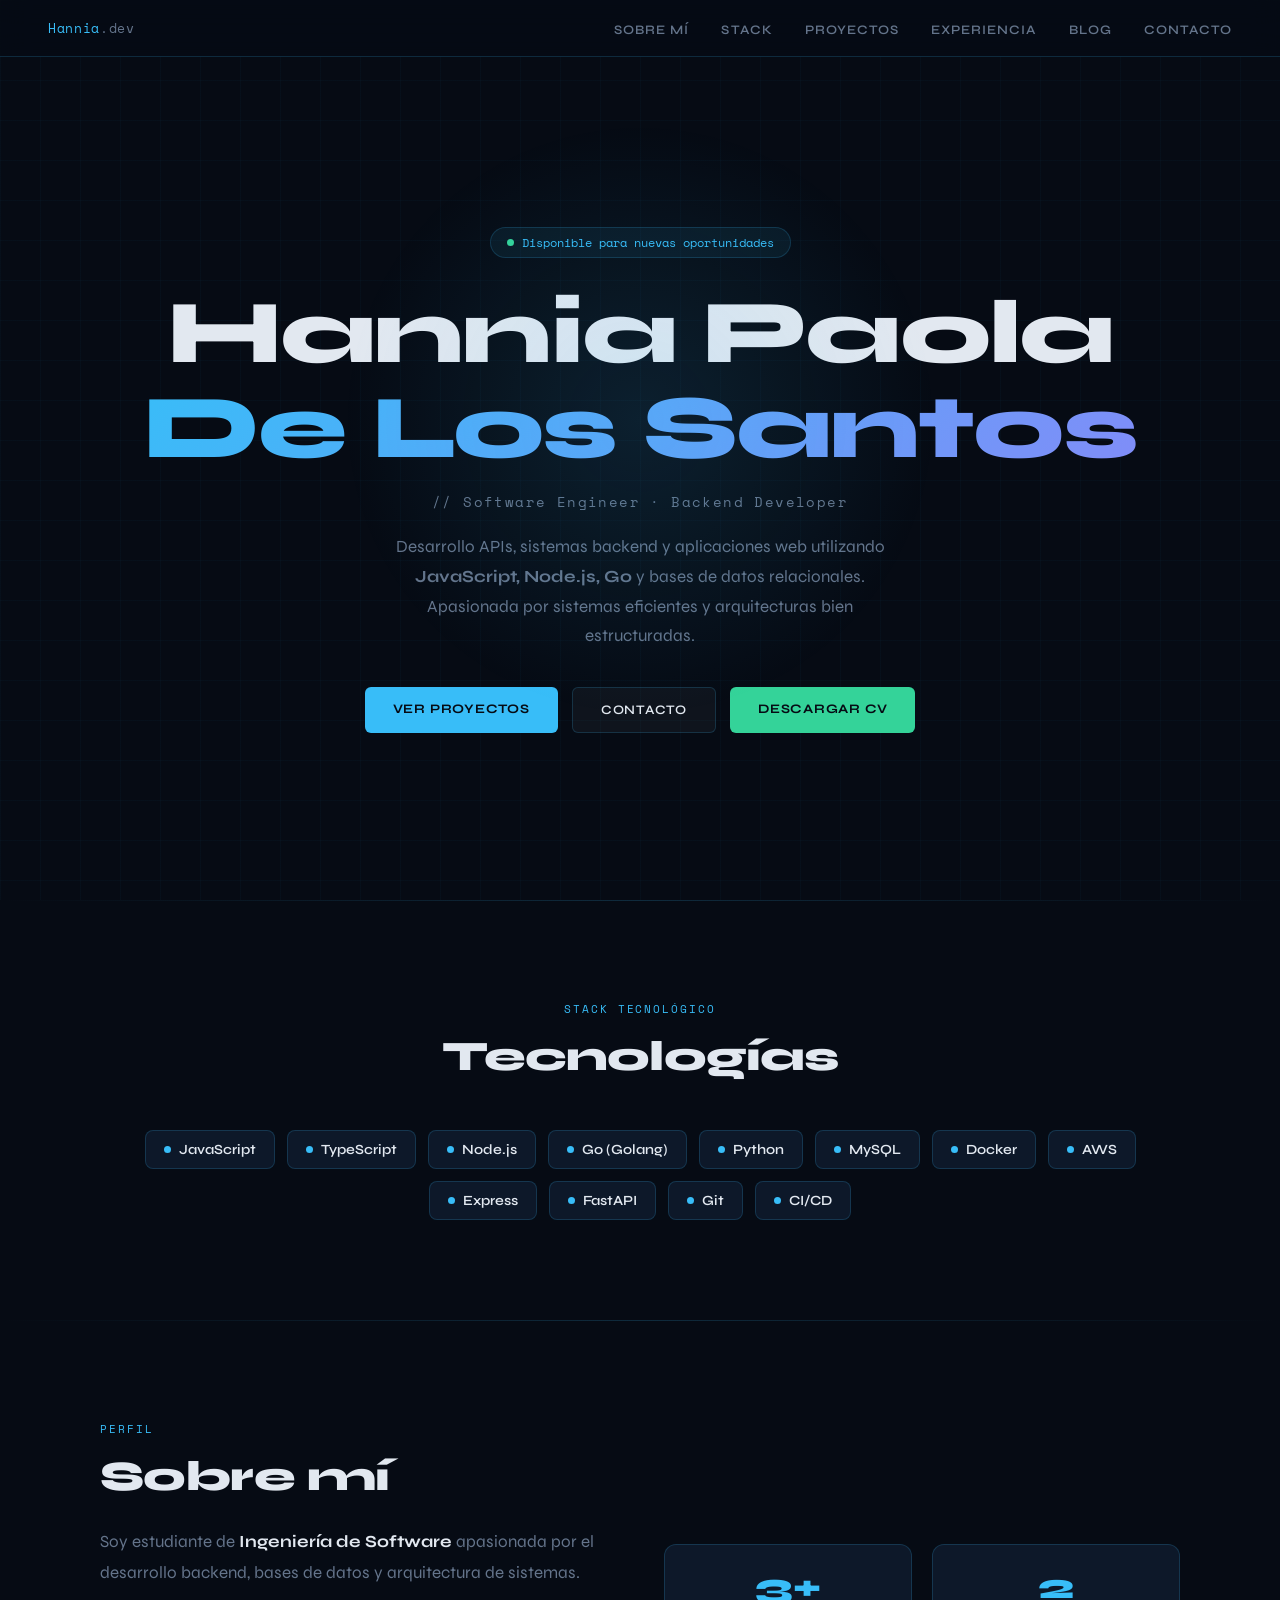
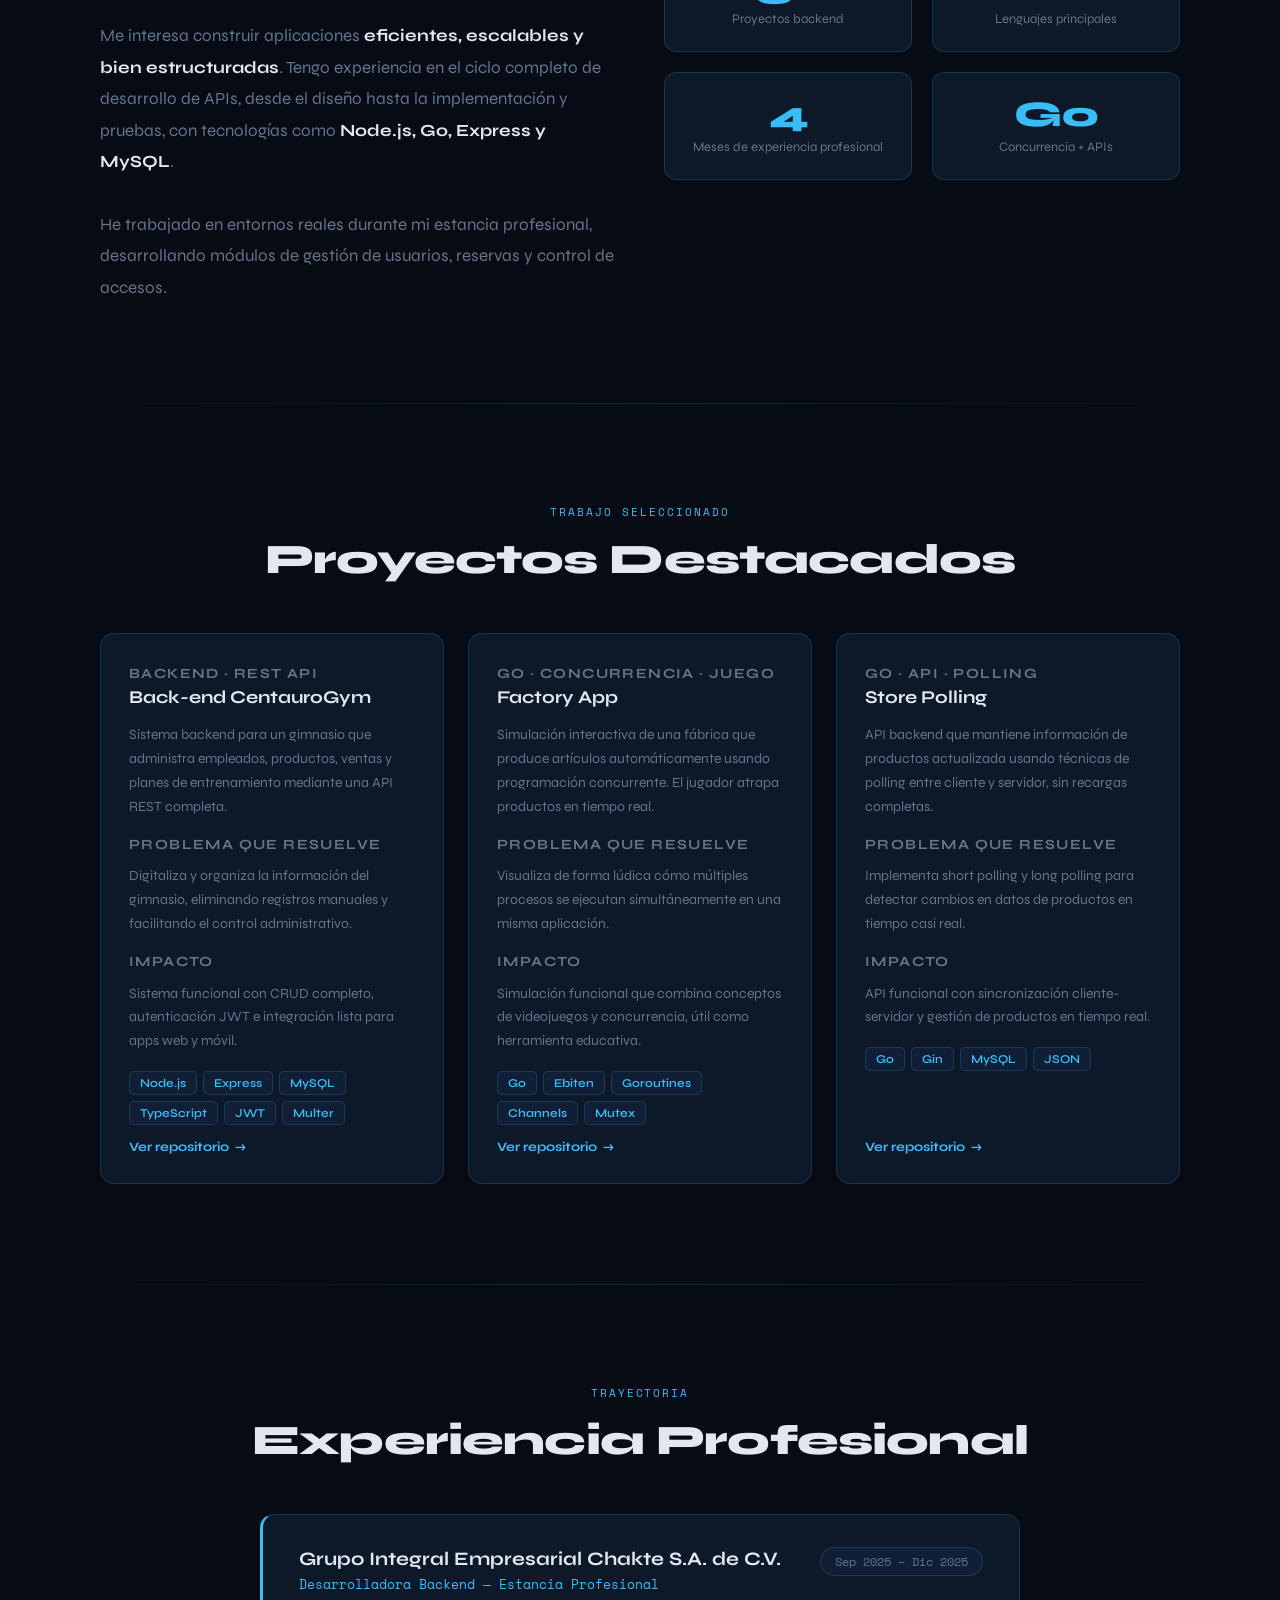
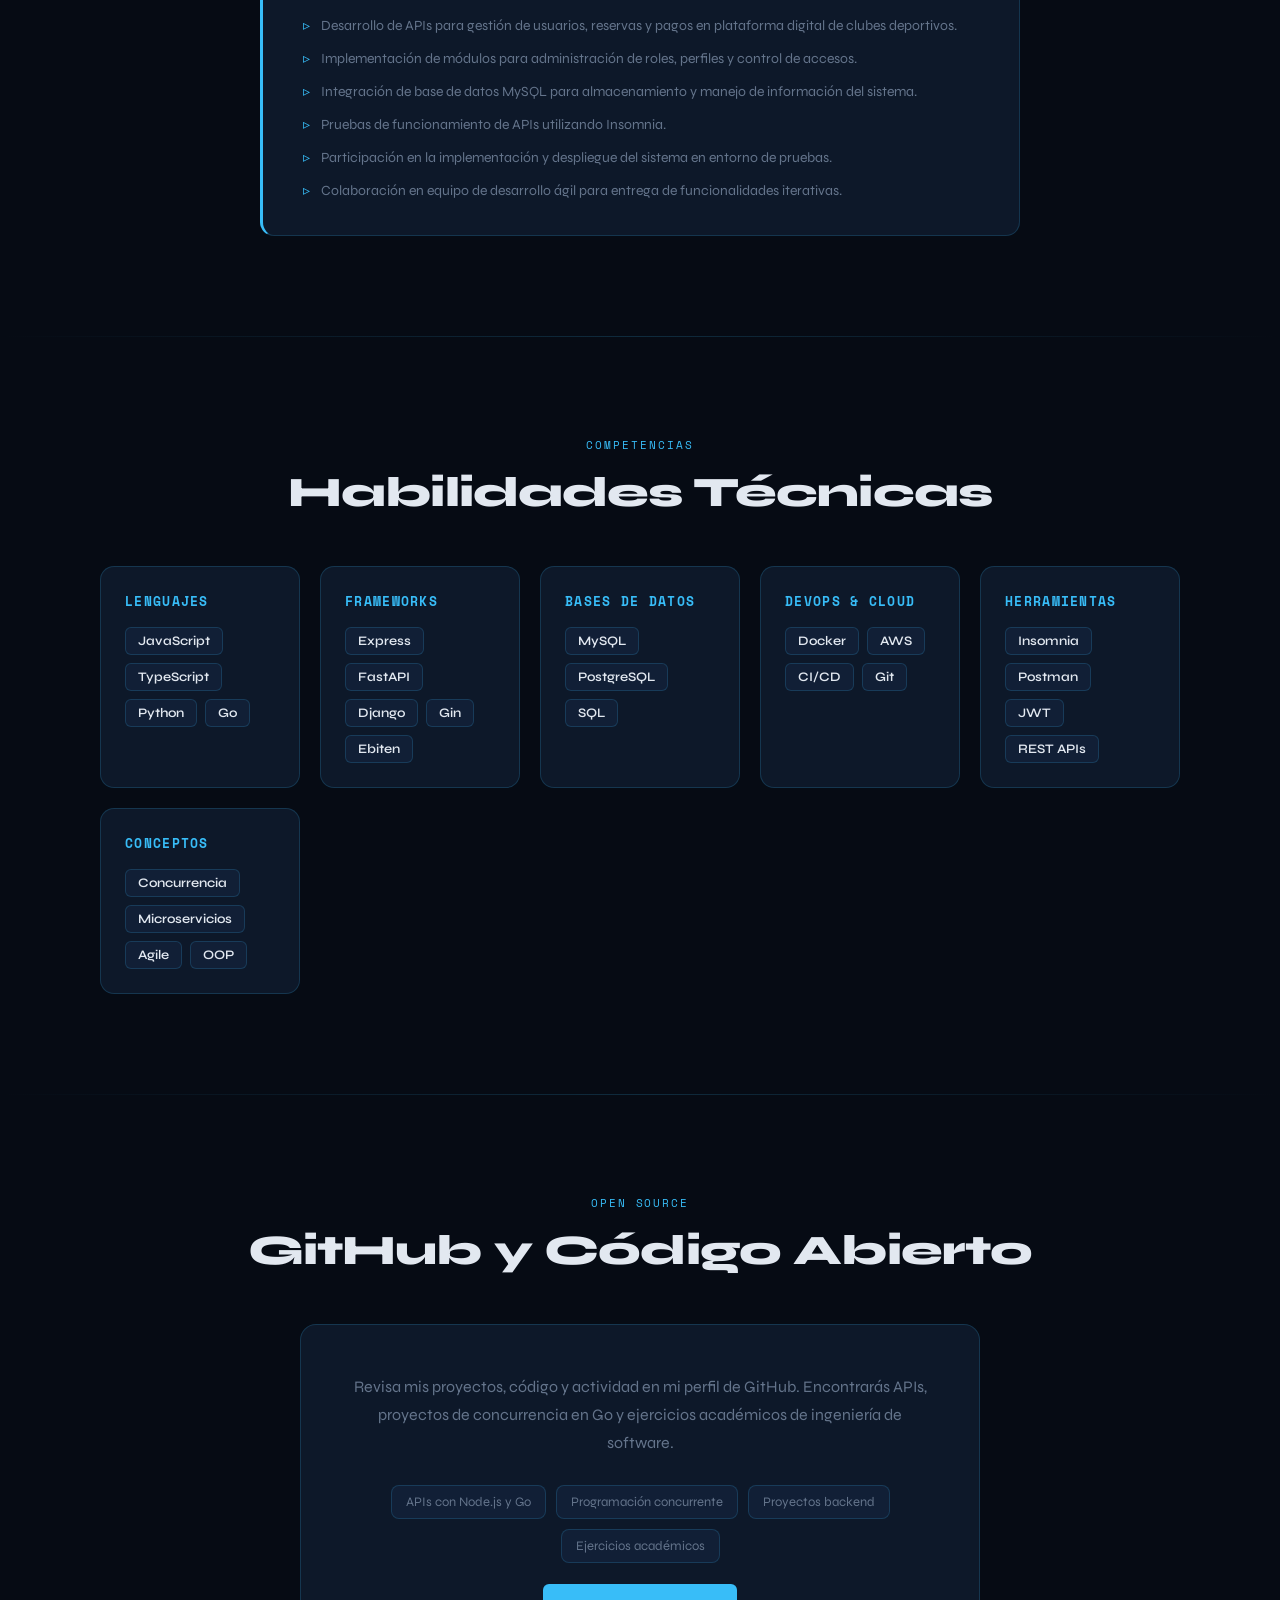
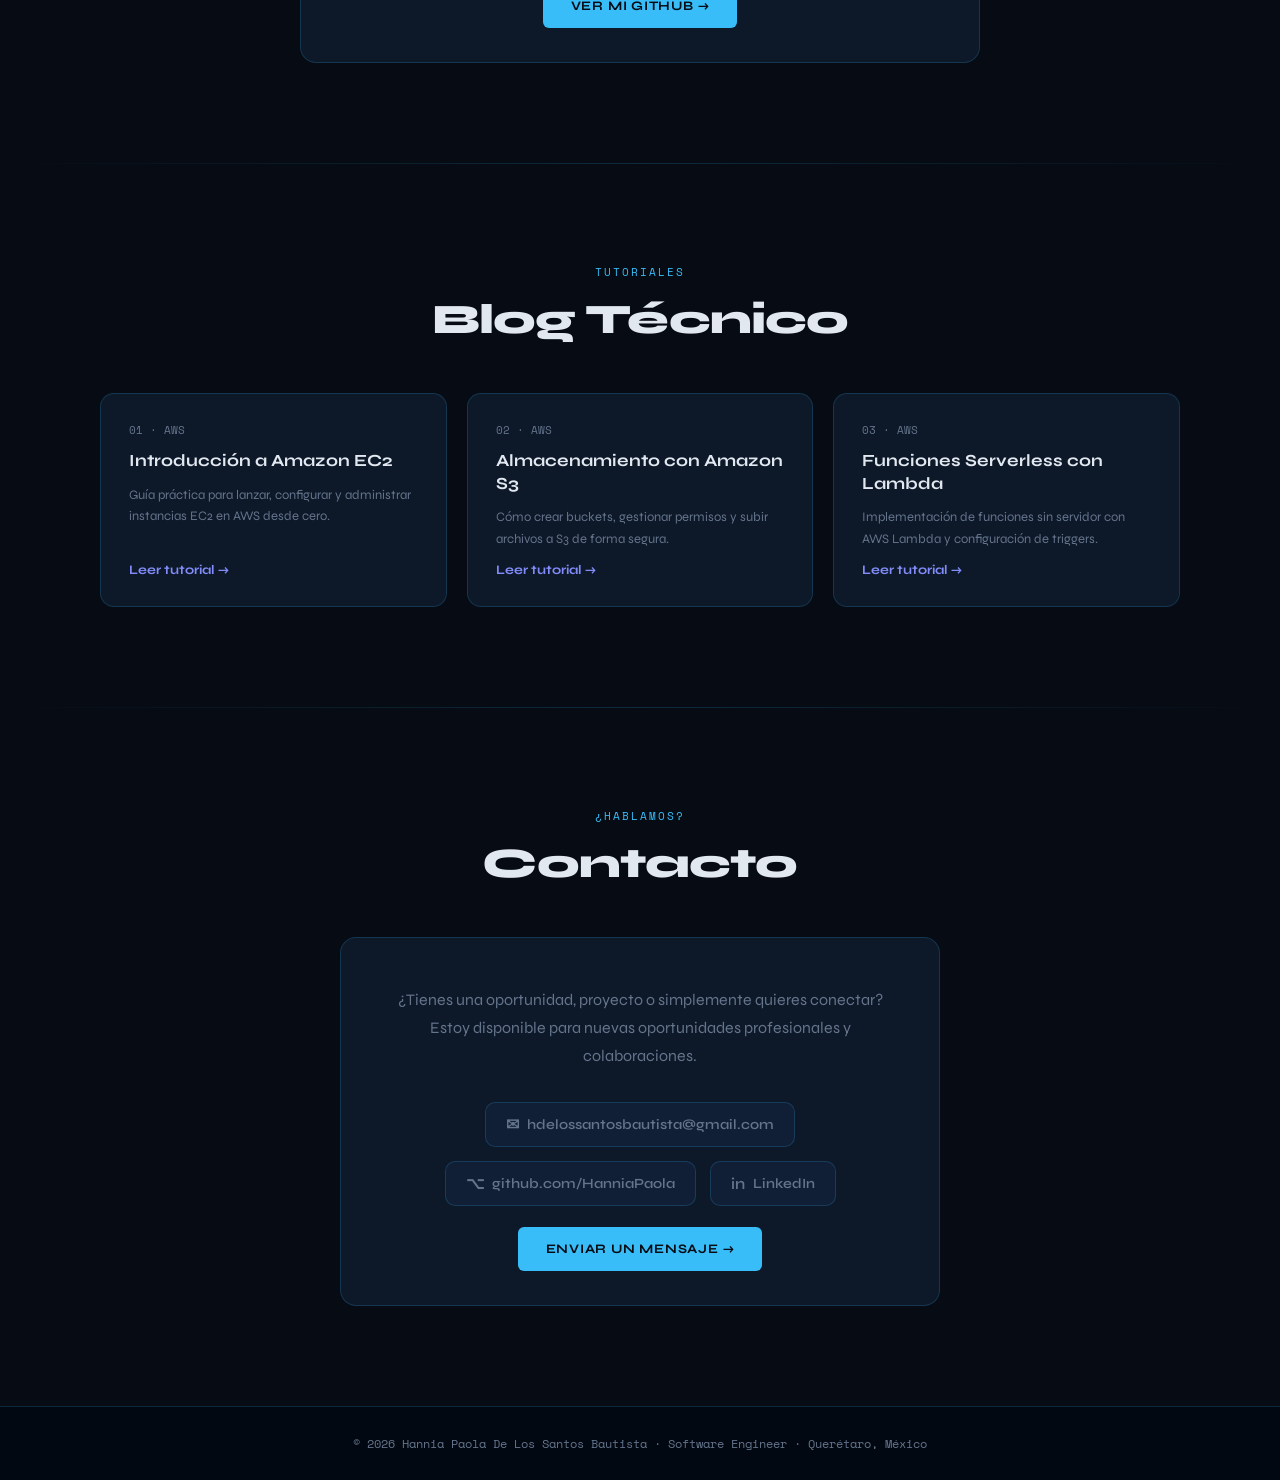
<file: index.html>
<!DOCTYPE html>
<html lang="es">
<head>
<meta charset="UTF-8">
<meta name="viewport" content="width=device-width, initial-scale=1.0">
<title>Hannia Paola | Software Engineer</title>
<link href="https://fonts.googleapis.com/css2?family=Space+Mono:ital,wght@0,400;0,700;1,400&family=Syne:wght@400;600;700;800&display=swap" rel="stylesheet">
<style>
/* ── Variables ───────────────────────────────────────────── */
:root {
  --bg:        #060b14;
  --surface:   #0d1829;
  --surface2:  #111f36;
  --accent:    #38bdf8;
  --accent2:   #818cf8;
  --green:     #34d399;
  --text:      #e2e8f0;
  --muted:     #64748b;
  --border:    rgba(56,189,248,.18);
  --glow:      0 0 28px rgba(56,189,248,.25);
}

/* ── Reset / Base ────────────────────────────────────────── */
*,*::before,*::after{box-sizing:border-box;margin:0;padding:0}
html{scroll-behavior:smooth}
body{
  font-family:'Syne',sans-serif;
  background:var(--bg);
  color:var(--text);
  overflow-x:hidden;
}
a{color:inherit;text-decoration:none}
ul{list-style:none}

/* ── Grid noise overlay ──────────────────────────────────── */
body::before{
  content:'';
  position:fixed;inset:0;
  background-image:
    linear-gradient(rgba(56,189,248,.03) 1px,transparent 1px),
    linear-gradient(90deg,rgba(56,189,248,.03) 1px,transparent 1px);
  background-size:40px 40px;
  pointer-events:none;
  z-index:0;
}

/* ── Navbar ──────────────────────────────────────────────── */
.navbar{
  position:fixed;top:0;left:0;right:0;
  display:flex;align-items:center;justify-content:space-between;
  padding:18px 48px;
  background:rgba(6,11,20,.85);
  backdrop-filter:blur(14px);
  border-bottom:1px solid var(--border);
  z-index:100;
}
.logo{
  font-family:'Space Mono',monospace;
  font-size:13px;
  color:var(--accent);
  letter-spacing:.05em;
}
.logo span{color:var(--muted)}
.nav-links{
  display:flex;gap:32px;
}
.nav-links a{
  font-size:13px;
  font-weight:600;
  letter-spacing:.08em;
  text-transform:uppercase;
  color:var(--muted);
  transition:color .2s;
  position:relative;
}
.nav-links a::after{
  content:'';
  position:absolute;bottom:-4px;left:0;right:0;height:1px;
  background:var(--accent);
  transform:scaleX(0);
  transition:transform .2s;
}
.nav-links a:hover{color:var(--accent)}
.nav-links a:hover::after{transform:scaleX(1)}

/* ── Hero ────────────────────────────────────────────────── */
.hero{
  position:relative;
  min-height:100vh;
  display:flex;flex-direction:column;
  align-items:center;justify-content:center;
  text-align:center;
  padding:140px 24px 80px;
}
.hero-badge{
  display:inline-flex;align-items:center;gap:8px;
  border:1px solid var(--border);
  border-radius:999px;
  padding:6px 16px;
  font-family:'Space Mono',monospace;
  font-size:12px;
  color:var(--accent);
  background:rgba(56,189,248,.07);
  margin-bottom:28px;
  animation:fadeUp .6s ease both;
}
.hero-badge::before{
  content:'';width:7px;height:7px;border-radius:50%;
  background:var(--green);
  animation:pulse 2s infinite;
}
@keyframes pulse{0%,100%{opacity:1}50%{opacity:.4}}
.hero h1{
  font-size:clamp(48px,8vw,90px);
  font-weight:800;
  line-height:1.05;
  letter-spacing:-.02em;
  animation:fadeUp .7s .1s ease both;
}
.hero h1 .highlight{
  background:linear-gradient(135deg,var(--accent),var(--accent2));
  -webkit-background-clip:text;
  -webkit-text-fill-color:transparent;
  background-clip:text;
}
.hero-role{
  font-family:'Space Mono',monospace;
  font-size:14px;
  color:var(--muted);
  margin-top:16px;
  letter-spacing:.1em;
  animation:fadeUp .7s .2s ease both;
}
.hero-desc{
  max-width:520px;
  font-size:17px;
  color:var(--muted);
  line-height:1.75;
  margin-top:20px;
  animation:fadeUp .7s .3s ease both;
}
.hero-buttons{
  display:flex;gap:14px;flex-wrap:wrap;justify-content:center;
  margin-top:36px;
  animation:fadeUp .7s .4s ease both;
}

/* glow blob */
.hero::after{
  content:'';
  position:absolute;
  width:600px;height:600px;
  border-radius:50%;
  background:radial-gradient(circle,rgba(56,189,248,.12) 0%,transparent 70%);
  top:50%;left:50%;
  transform:translate(-50%,-55%);
  pointer-events:none;
}

@keyframes fadeUp{
  from{opacity:0;transform:translateY(24px)}
  to{opacity:1;transform:translateY(0)}
}

/* ── Buttons ─────────────────────────────────────────────── */
.btn-primary{
  background:var(--accent);
  color:#060b14;
  font-weight:700;
  font-size:13px;
  letter-spacing:.06em;
  text-transform:uppercase;
  padding:14px 28px;
  border-radius:6px;
  transition:box-shadow .2s,transform .15s;
}
.btn-primary:hover{
  box-shadow:var(--glow);
  transform:translateY(-2px);
}
.btn-secondary{
  border:1px solid var(--border);
  color:var(--text);
  font-weight:600;
  font-size:13px;
  letter-spacing:.06em;
  text-transform:uppercase;
  padding:14px 28px;
  border-radius:6px;
  background:rgba(255,255,255,.04);
  transition:border-color .2s,background .2s,transform .15s;
}
.btn-secondary:hover{
  border-color:var(--accent);
  background:rgba(56,189,248,.07);
  transform:translateY(-2px);
}
.btn-green{
  background:var(--green);
  color:#060b14;
  font-weight:700;
  font-size:13px;
  letter-spacing:.06em;
  text-transform:uppercase;
  padding:14px 28px;
  border-radius:6px;
  transition:box-shadow .2s,transform .15s;
}
.btn-green:hover{
  box-shadow:0 0 28px rgba(52,211,153,.3);
  transform:translateY(-2px);
}

/* ── Sections ────────────────────────────────────────────── */
section{
  position:relative;
  padding:100px 24px;
  z-index:1;
}
.section-label{
  font-family:'Space Mono',monospace;
  font-size:11px;
  letter-spacing:.18em;
  text-transform:uppercase;
  color:var(--accent);
  margin-bottom:14px;
}
.section-title{
  font-size:clamp(28px,4vw,42px);
  font-weight:800;
  letter-spacing:-.02em;
  margin-bottom:48px;
}
.center{text-align:center}
.container{max-width:1080px;margin:0 auto}

/* ── Divider ─────────────────────────────────────────────── */
.divider{
  width:100%;height:1px;
  background:linear-gradient(90deg,transparent,var(--border),transparent);
  margin:0;
}

/* ── Tech grid ───────────────────────────────────────────── */
.tech-grid{
  display:flex;flex-wrap:wrap;gap:12px;justify-content:center;
  margin-top:8px;
}
.tech-chip{
  display:inline-flex;align-items:center;gap:8px;
  background:var(--surface);
  border:1px solid var(--border);
  border-radius:8px;
  padding:10px 18px;
  font-size:14px;
  font-weight:600;
  transition:border-color .2s,box-shadow .2s,transform .15s;
}
.tech-chip:hover{
  border-color:var(--accent);
  box-shadow:var(--glow);
  transform:translateY(-3px);
}
.tech-chip .dot{
  width:7px;height:7px;border-radius:50%;
  background:var(--accent);
  flex-shrink:0;
}

/* ── About ───────────────────────────────────────────────── */
.about-grid{
  display:grid;
  grid-template-columns:1fr 1fr;
  gap:48px;
  align-items:center;
  text-align:left;
}
@media(max-width:700px){.about-grid{grid-template-columns:1fr}}
.about-text{
  font-size:17px;
  line-height:1.85;
  color:var(--muted);
}
.about-text strong{color:var(--text)}
.about-stats{
  display:grid;grid-template-columns:1fr 1fr;gap:20px;
}
.stat-card{
  background:var(--surface);
  border:1px solid var(--border);
  border-radius:12px;
  padding:24px;
  text-align:center;
}
.stat-num{
  font-size:36px;
  font-weight:800;
  color:var(--accent);
  line-height:1;
}
.stat-label{
  font-size:13px;
  color:var(--muted);
  margin-top:6px;
}

/* ── Projects ────────────────────────────────────────────── */
.projects-grid{
  display:grid;
  grid-template-columns:repeat(auto-fill,minmax(300px,1fr));
  gap:24px;
}
.project-card{
  background:var(--surface);
  border:1px solid var(--border);
  border-radius:14px;
  padding:28px;
  display:flex;flex-direction:column;
  gap:14px;
  transition:border-color .2s,box-shadow .2s,transform .2s;
}
.project-card:hover{
  border-color:var(--accent);
  box-shadow:var(--glow);
  transform:translateY(-5px);
}
.project-card h3{
  font-size:18px;
  font-weight:700;
  line-height:1.3;
}
.project-card p{
  font-size:14px;
  color:var(--muted);
  line-height:1.7;
}
.tag-row{display:flex;flex-wrap:wrap;gap:6px;margin-top:4px}
.tag{
  background:var(--surface2);
  border:1px solid var(--border);
  border-radius:5px;
  padding:4px 10px;
  font-size:12px;
  font-weight:600;
  color:var(--accent);
}
.meta-label{
  font-size:11px;
  text-transform:uppercase;
  letter-spacing:.1em;
  color:var(--accent2);
  font-weight:700;
}
.project-link{
  display:inline-flex;align-items:center;gap:6px;
  font-size:13px;
  font-weight:700;
  color:var(--accent);
  margin-top:auto;
  transition:gap .2s;
}
.project-link:hover{gap:10px}
.project-link::after{content:'→'}

/* ── Experience ──────────────────────────────────────────── */
.exp-card{
  background:var(--surface);
  border:1px solid var(--border);
  border-left:3px solid var(--accent);
  border-radius:14px;
  padding:32px 36px;
  max-width:760px;
  margin:0 auto;
  text-align:left;
}
.exp-header{
  display:flex;flex-wrap:wrap;align-items:flex-start;
  justify-content:space-between;gap:12px;
  margin-bottom:20px;
}
.exp-company{font-size:19px;font-weight:700;}
.exp-role{
  font-family:'Space Mono',monospace;
  font-size:13px;
  color:var(--accent);
  margin-top:4px;
}
.exp-period{
  font-family:'Space Mono',monospace;
  font-size:12px;
  color:var(--muted);
  background:var(--surface2);
  border:1px solid var(--border);
  border-radius:999px;
  padding:5px 14px;
  white-space:nowrap;
}
.exp-card ul{
  display:flex;flex-direction:column;gap:10px;
  padding-left:4px;
}
.exp-card li{
  font-size:14px;
  color:var(--muted);
  line-height:1.65;
  padding-left:18px;
  position:relative;
}
.exp-card li::before{
  content:'▹';
  position:absolute;left:0;
  color:var(--accent);
}

/* ── Skills ──────────────────────────────────────────────── */
.skills-grid{
  display:grid;
  grid-template-columns:repeat(auto-fill,minmax(200px,1fr));
  gap:20px;
}
.skill-cat{
  background:var(--surface);
  border:1px solid var(--border);
  border-radius:14px;
  padding:24px;
}
.skill-cat h3{
  font-size:13px;
  text-transform:uppercase;
  letter-spacing:.1em;
  color:var(--accent);
  margin-bottom:16px;
  font-family:'Space Mono',monospace;
}
.skill-tags{display:flex;flex-wrap:wrap;gap:8px}
.skill-tag{
  background:var(--surface2);
  border:1px solid var(--border);
  border-radius:6px;
  padding:5px 12px;
  font-size:13px;
  font-weight:600;
}

/* ── GitHub ──────────────────────────────────────────────── */
.github-box{
  background:var(--surface);
  border:1px solid var(--border);
  border-radius:16px;
  padding:48px;
  max-width:680px;
  margin:0 auto;
  text-align:center;
}
.github-box p{font-size:16px;color:var(--muted);line-height:1.75;margin-bottom:28px}
.github-features{
  display:flex;flex-wrap:wrap;gap:10px;
  justify-content:center;
  margin-bottom:32px;
}
.github-features li{
  background:var(--surface2);
  border:1px solid var(--border);
  border-radius:8px;
  padding:8px 14px;
  font-size:13px;
  color:var(--muted);
}

/* ── Blog ────────────────────────────────────────────────── */
.blog-grid{
  display:grid;
  grid-template-columns:repeat(auto-fill,minmax(260px,1fr));
  gap:20px;
}
.blog-card{
  background:var(--surface);
  border:1px solid var(--border);
  border-radius:14px;
  padding:28px;
  display:flex;flex-direction:column;gap:12px;
  transition:border-color .2s,transform .2s;
  text-decoration:none;
  color:inherit;
}
.blog-card:hover{
  border-color:var(--accent2);
  transform:translateY(-4px);
}
.blog-number{
  font-family:'Space Mono',monospace;
  font-size:11px;
  color:var(--muted);
}
.blog-card h3{font-size:17px;font-weight:700;line-height:1.35}
.blog-card p{font-size:13px;color:var(--muted);line-height:1.65}
.blog-arrow{
  color:var(--accent2);
  font-size:13px;
  font-weight:700;
  margin-top:auto;
}

/* ── Contact ─────────────────────────────────────────────── */
.contact-box{
  background:var(--surface);
  border:1px solid var(--border);
  border-radius:16px;
  padding:48px;
  max-width:600px;
  margin:0 auto;
  text-align:center;
}
.contact-box p{font-size:16px;color:var(--muted);line-height:1.75;margin-bottom:32px}
.contact-links{
  display:flex;flex-wrap:wrap;gap:14px;justify-content:center;
  margin-bottom:32px;
}
.contact-item{
  display:flex;align-items:center;gap:8px;
  background:var(--surface2);
  border:1px solid var(--border);
  border-radius:10px;
  padding:12px 20px;
  font-size:14px;
  font-weight:600;
  color:var(--muted);
  transition:border-color .2s,color .2s;
}
.contact-item:hover{border-color:var(--accent);color:var(--accent)}
.contact-icon{font-size:16px}

/* ── Footer ──────────────────────────────────────────────── */
footer{
  text-align:center;
  padding:28px;
  background:#020812;
  border-top:1px solid var(--border);
  font-family:'Space Mono',monospace;
  font-size:12px;
  color:var(--muted);
}

/* ── Scroll animations ───────────────────────────────────── */
.reveal{opacity:0;transform:translateY(32px);transition:opacity .6s ease,transform .6s ease}
.reveal.visible{opacity:1;transform:translateY(0)}

/* ── Mobile nav ──────────────────────────────────────────── */
@media(max-width:680px){
  .navbar{padding:16px 20px}
  .nav-links{gap:16px}
  .nav-links a{font-size:12px}
  section{padding:72px 20px}
}
</style>
</head>
<body>

<!-- ── Navbar ──────────────────────────────────────────────── -->
<header>
  <nav class="navbar">
    <div class="logo">Hannia<span>.dev</span></div>
    <ul class="nav-links">
      <li><a href="#about">Sobre mí</a></li>
      <li><a href="#tech">Stack</a></li>
      <li><a href="#projects">Proyectos</a></li>
      <li><a href="#experience">Experiencia</a></li>
      <li><a href="#blog">Blog</a></li>
      <li><a href="#contact">Contacto</a></li>
    </ul>
  </nav>
</header>

<!-- ── Hero ────────────────────────────────────────────────── -->
<section class="hero">
  <div class="hero-badge">Disponible para nuevas oportunidades</div>
  <h1>Hannia Paola<br><span class="highlight">De Los Santos</span></h1>
  <p class="hero-role">// Software Engineer · Backend Developer</p>
  <p class="hero-desc">
    Desarrollo APIs, sistemas backend y aplicaciones web utilizando
    <strong>JavaScript, Node.js, Go</strong> y bases de datos relacionales.
    Apasionada por sistemas eficientes y arquitecturas bien estructuradas.
  </p>
  <div class="hero-buttons">
    <a href="#projects" class="btn-primary">Ver proyectos</a>
    <a href="#contact" class="btn-secondary">Contacto</a>
    <a href="assets/Hannia_CV.pdf" target="_blank" class="btn-green">Descargar CV</a>
  </div>
</section>

<div class="divider"></div>

<!-- ── Tecnologías ──────────────────────────────────────────── -->
<section id="tech">
  <div class="container center reveal">
    <p class="section-label">Stack tecnológico</p>
    <h2 class="section-title">Tecnologías</h2>
    <div class="tech-grid">
      <span class="tech-chip"><span class="dot"></span>JavaScript</span>
      <span class="tech-chip"><span class="dot"></span>TypeScript</span>
      <span class="tech-chip"><span class="dot"></span>Node.js</span>
      <span class="tech-chip"><span class="dot"></span>Go (Golang)</span>
      <span class="tech-chip"><span class="dot"></span>Python</span>
      <span class="tech-chip"><span class="dot"></span>MySQL</span>
      <span class="tech-chip"><span class="dot"></span>Docker</span>
      <span class="tech-chip"><span class="dot"></span>AWS</span>
      <span class="tech-chip"><span class="dot"></span>Express</span>
      <span class="tech-chip"><span class="dot"></span>FastAPI</span>
      <span class="tech-chip"><span class="dot"></span>Git</span>
      <span class="tech-chip"><span class="dot"></span>CI/CD</span>
    </div>
  </div>
</section>

<div class="divider"></div>

<!-- ── Sobre mí ──────────────────────────────────────────────── -->
<section id="about">
  <div class="container reveal">
    <div class="about-grid">
      <div>
        <p class="section-label">Perfil</p>
        <h2 class="section-title" style="margin-bottom:24px">Sobre mí</h2>
        <p class="about-text">
          Soy estudiante de <strong>Ingeniería de Software</strong> apasionada por el
          desarrollo backend, bases de datos y arquitectura de sistemas.<br><br>
          Me interesa construir aplicaciones <strong>eficientes, escalables y bien
          estructuradas</strong>. Tengo experiencia en el ciclo completo de desarrollo
          de APIs, desde el diseño hasta la implementación y pruebas, con tecnologías
          como <strong>Node.js, Go, Express y MySQL</strong>.<br><br>
          He trabajado en entornos reales durante mi estancia profesional, desarrollando
          módulos de gestión de usuarios, reservas y control de accesos.
        </p>
      </div>
      <div class="about-stats">
        <div class="stat-card">
          <div class="stat-num">3+</div>
          <div class="stat-label">Proyectos backend</div>
        </div>
        <div class="stat-card">
          <div class="stat-num">2</div>
          <div class="stat-label">Lenguajes principales</div>
        </div>
        <div class="stat-card">
          <div class="stat-num">4</div>
          <div class="stat-label">Meses de experiencia profesional</div>
        </div>
        <div class="stat-card">
          <div class="stat-num">Go</div>
          <div class="stat-label">Concurrencia + APIs</div>
        </div>
      </div>
    </div>
  </div>
</section>

<div class="divider"></div>

<!-- ── Proyectos ────────────────────────────────────────────── -->
<section id="projects">
  <div class="container reveal">
    <p class="section-label center">Trabajo seleccionado</p>
    <h2 class="section-title center">Proyectos Destacados</h2>
    <div class="projects-grid">

      <!-- Proyecto 1 -->
      <div class="project-card">
        <div>
          <p class="meta-label">Backend · REST API</p>
          <h3>Back-end CentauroGym</h3>
        </div>
        <p>
          Sistema backend para un gimnasio que administra empleados, productos,
          ventas y planes de entrenamiento mediante una API REST completa.
        </p>
        <div>
          <p class="meta-label" style="margin-bottom:8px">Problema que resuelve</p>
          <p>Digitaliza y organiza la información del gimnasio, eliminando registros manuales y facilitando el control administrativo.</p>
        </div>
        <div>
          <p class="meta-label" style="margin-bottom:8px">Impacto</p>
          <p>Sistema funcional con CRUD completo, autenticación JWT e integración lista para apps web y móvil.</p>
        </div>
        <div class="tag-row">
          <span class="tag">Node.js</span>
          <span class="tag">Express</span>
          <span class="tag">MySQL</span>
          <span class="tag">TypeScript</span>
          <span class="tag">JWT</span>
          <span class="tag">Multer</span>
        </div>
        <a href="https://github.com/HanniaPaola/Back-end-CentauroGym.git" target="_blank" class="project-link">Ver repositorio</a>
      </div>

      <!-- Proyecto 2 -->
      <div class="project-card">
        <div>
          <p class="meta-label">Go · Concurrencia · Juego</p>
          <h3>Factory App</h3>
        </div>
        <p>
          Simulación interactiva de una fábrica que produce artículos automáticamente
          usando programación concurrente. El jugador atrapa productos en tiempo real.
        </p>
        <div>
          <p class="meta-label" style="margin-bottom:8px">Problema que resuelve</p>
          <p>Visualiza de forma lúdica cómo múltiples procesos se ejecutan simultáneamente en una misma aplicación.</p>
        </div>
        <div>
          <p class="meta-label" style="margin-bottom:8px">Impacto</p>
          <p>Simulación funcional que combina conceptos de videojuegos y concurrencia, útil como herramienta educativa.</p>
        </div>
        <div class="tag-row">
          <span class="tag">Go</span>
          <span class="tag">Ebiten</span>
          <span class="tag">Goroutines</span>
          <span class="tag">Channels</span>
          <span class="tag">Mutex</span>
        </div>
        <a href="https://github.com/HanniaPaola/Proyect-Game.git" target="_blank" class="project-link">Ver repositorio</a>
      </div>

      <!-- Proyecto 3 -->
      <div class="project-card">
        <div>
          <p class="meta-label">Go · API · Polling</p>
          <h3>Store Polling</h3>
        </div>
        <p>
          API backend que mantiene información de productos actualizada usando
          técnicas de polling entre cliente y servidor, sin recargas completas.
        </p>
        <div>
          <p class="meta-label" style="margin-bottom:8px">Problema que resuelve</p>
          <p>Implementa short polling y long polling para detectar cambios en datos de productos en tiempo casi real.</p>
        </div>
        <div>
          <p class="meta-label" style="margin-bottom:8px">Impacto</p>
          <p>API funcional con sincronización cliente-servidor y gestión de productos en tiempo real.</p>
        </div>
        <div class="tag-row">
          <span class="tag">Go</span>
          <span class="tag">Gin</span>
          <span class="tag">MySQL</span>
          <span class="tag">JSON</span>
        </div>
        <a href="https://github.com/HanniaPaola/Store-polling.git" target="_blank" class="project-link">Ver repositorio</a>
      </div>

    </div>
  </div>
</section>

<div class="divider"></div>

<!-- ── Experiencia ──────────────────────────────────────────── -->
<section id="experience">
  <div class="container reveal">
    <p class="section-label center">Trayectoria</p>
    <h2 class="section-title center">Experiencia Profesional</h2>
    <div class="exp-card">
      <div class="exp-header">
        <div>
          <div class="exp-company">Grupo Integral Empresarial Chakte S.A. de C.V.</div>
          <div class="exp-role">Desarrolladora Backend — Estancia Profesional</div>
        </div>
        <span class="exp-period">Sep 2025 – Dic 2025</span>
      </div>
      <ul>
        <li>Desarrollo de APIs para gestión de usuarios, reservas y pagos en plataforma digital de clubes deportivos.</li>
        <li>Implementación de módulos para administración de roles, perfiles y control de accesos.</li>
        <li>Integración de base de datos MySQL para almacenamiento y manejo de información del sistema.</li>
        <li>Pruebas de funcionamiento de APIs utilizando Insomnia.</li>
        <li>Participación en la implementación y despliegue del sistema en entorno de pruebas.</li>
        <li>Colaboración en equipo de desarrollo ágil para entrega de funcionalidades iterativas.</li>
      </ul>
    </div>
  </div>
</section>

<div class="divider"></div>

<!-- ── Habilidades ──────────────────────────────────────────── -->
<section id="skills">
  <div class="container reveal">
    <p class="section-label center">Competencias</p>
    <h2 class="section-title center">Habilidades Técnicas</h2>
    <div class="skills-grid">
      <div class="skill-cat">
        <h3>Lenguajes</h3>
        <div class="skill-tags">
          <span class="skill-tag">JavaScript</span>
          <span class="skill-tag">TypeScript</span>
          <span class="skill-tag">Python</span>
          <span class="skill-tag">Go</span>
        </div>
      </div>
      <div class="skill-cat">
        <h3>Frameworks</h3>
        <div class="skill-tags">
          <span class="skill-tag">Express</span>
          <span class="skill-tag">FastAPI</span>
          <span class="skill-tag">Django</span>
          <span class="skill-tag">Gin</span>
          <span class="skill-tag">Ebiten</span>
        </div>
      </div>
      <div class="skill-cat">
        <h3>Bases de datos</h3>
        <div class="skill-tags">
          <span class="skill-tag">MySQL</span>
          <span class="skill-tag">PostgreSQL</span>
          <span class="skill-tag">SQL</span>
        </div>
      </div>
      <div class="skill-cat">
        <h3>DevOps & Cloud</h3>
        <div class="skill-tags">
          <span class="skill-tag">Docker</span>
          <span class="skill-tag">AWS</span>
          <span class="skill-tag">CI/CD</span>
          <span class="skill-tag">Git</span>
        </div>
      </div>
      <div class="skill-cat">
        <h3>Herramientas</h3>
        <div class="skill-tags">
          <span class="skill-tag">Insomnia</span>
          <span class="skill-tag">Postman</span>
          <span class="skill-tag">JWT</span>
          <span class="skill-tag">REST APIs</span>
        </div>
      </div>
      <div class="skill-cat">
        <h3>Conceptos</h3>
        <div class="skill-tags">
          <span class="skill-tag">Concurrencia</span>
          <span class="skill-tag">Microservicios</span>
          <span class="skill-tag">Agile</span>
          <span class="skill-tag">OOP</span>
        </div>
      </div>
    </div>
  </div>
</section>

<div class="divider"></div>

<!-- ── GitHub ────────────────────────────────────────────────── -->
<section id="github">
  <div class="container reveal">
    <p class="section-label center">Open Source</p>
    <h2 class="section-title center">GitHub y Código Abierto</h2>
    <div class="github-box">
      <p>Revisa mis proyectos, código y actividad en mi perfil de GitHub. Encontrarás APIs, proyectos de concurrencia en Go y ejercicios académicos de ingeniería de software.</p>
      <ul class="github-features">
        <li>APIs con Node.js y Go</li>
        <li>Programación concurrente</li>
        <li>Proyectos backend</li>
        <li>Ejercicios académicos</li>
      </ul>
      <a href="https://github.com/HanniaPaola" target="_blank" class="btn-primary">Ver mi GitHub →</a>
    </div>
  </div>
</section>

<div class="divider"></div>

<!-- ── Blog ──────────────────────────────────────────────────── -->
<section id="blog">
  <div class="container reveal">
    <p class="section-label center">Tutoriales</p>
    <h2 class="section-title center">Blog Técnico</h2>
    <div class="blog-grid">

      <a href="blog/aws-ec2.html" class="blog-card">
        <div class="blog-number">01 · AWS</div>
        <h3>Introducción a Amazon EC2</h3>
        <p>Guía práctica para lanzar, configurar y administrar instancias EC2 en AWS desde cero.</p>
        <span class="blog-arrow">Leer tutorial →</span>
      </a>

      <a href="blog/aws-s3.html" class="blog-card">
        <div class="blog-number">02 · AWS</div>
        <h3>Almacenamiento con Amazon S3</h3>
        <p>Cómo crear buckets, gestionar permisos y subir archivos a S3 de forma segura.</p>
        <span class="blog-arrow">Leer tutorial →</span>
      </a>

      <a href="blog/aws-lambda.html" class="blog-card">
        <div class="blog-number">03 · AWS</div>
        <h3>Funciones Serverless con Lambda</h3>
        <p>Implementación de funciones sin servidor con AWS Lambda y configuración de triggers.</p>
        <span class="blog-arrow">Leer tutorial →</span>
      </a>

    </div>
  </div>
</section>

<div class="divider"></div>

<!-- ── Contacto ──────────────────────────────────────────────── -->
<section id="contact">
  <div class="container reveal">
    <p class="section-label center">¿Hablamos?</p>
    <h2 class="section-title center">Contacto</h2>
    <div class="contact-box">
      <p>¿Tienes una oportunidad, proyecto o simplemente quieres conectar? Estoy disponible para nuevas oportunidades profesionales y colaboraciones.</p>
      <div class="contact-links">
        <a href="mailto:hdelossantosbautista@gmail.com" class="contact-item">
          <span class="contact-icon">✉</span> hdelossantosbautista@gmail.com
        </a>
        <a href="https://github.com/HanniaPaola" target="_blank" class="contact-item">
          <span class="contact-icon">⌥</span> github.com/HanniaPaola
        </a>
        <a href="https://www.linkedin.com/in/hannia-paola-de-los-santos-bautista-7149272a0" target="_blank" class="contact-item">
          <span class="contact-icon">in</span> LinkedIn
        </a>
      </div>
      <a href="mailto:hdelossantosbautista@gmail.com" class="btn-primary">Enviar un mensaje →</a>
    </div>
  </div>
</section>

<!-- ── Footer ────────────────────────────────────────────────── -->
<footer>
  <p>© 2026 Hannia Paola De Los Santos Bautista · Software Engineer · Querétaro, México</p>
</footer>

<script>
// Scroll reveal
const reveals = document.querySelectorAll('.reveal');
const io = new IntersectionObserver((entries) => {
  entries.forEach(e => {
    if (e.isIntersecting) { e.target.classList.add('visible'); io.unobserve(e.target); }
  });
}, { threshold: 0.12 });
reveals.forEach(el => io.observe(el));

// Active nav link
const sections = document.querySelectorAll('section[id]');
const links = document.querySelectorAll('.nav-links a');
window.addEventListener('scroll', () => {
  let current = '';
  sections.forEach(s => {
    if (window.scrollY >= s.offsetTop - 120) current = s.id;
  });
  links.forEach(a => {
    a.style.color = a.getAttribute('href') === '#' + current ? 'var(--accent)' : '';
  });
});
</script>
</body>
</html>
</file>
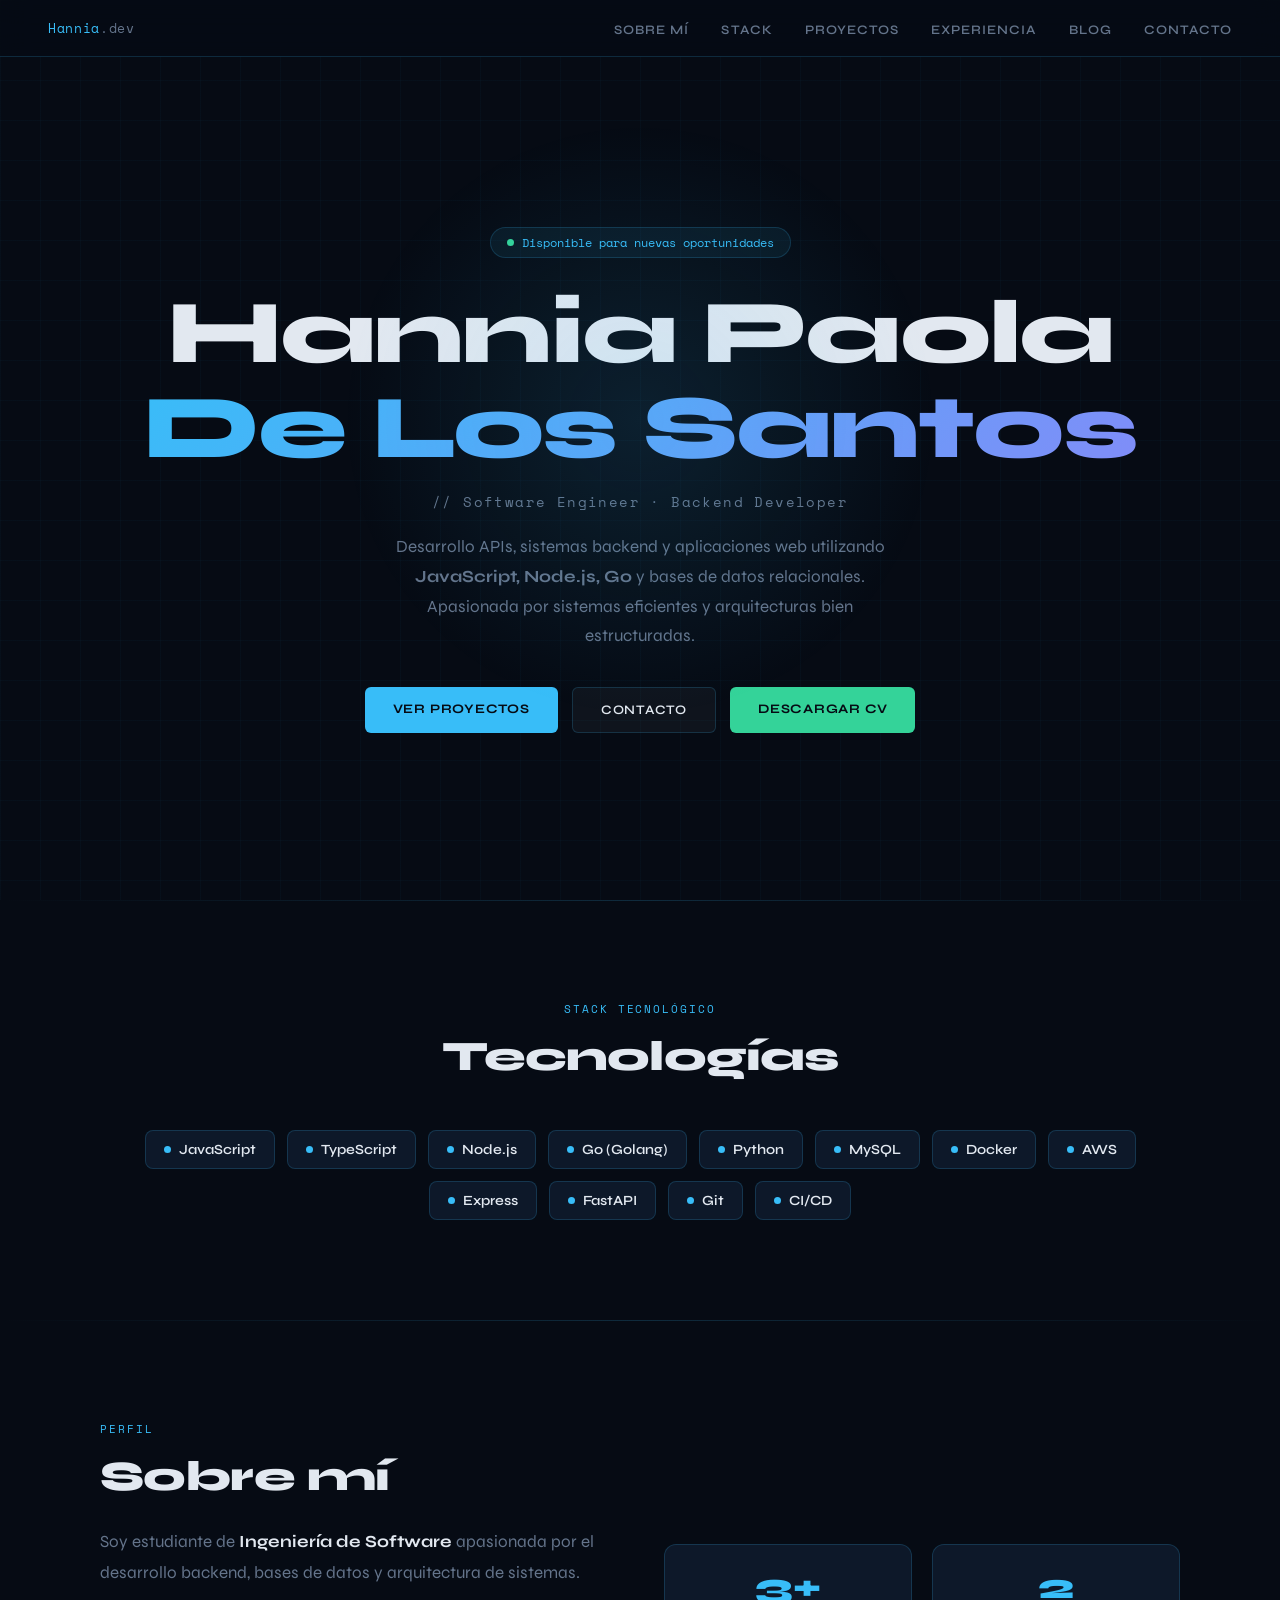
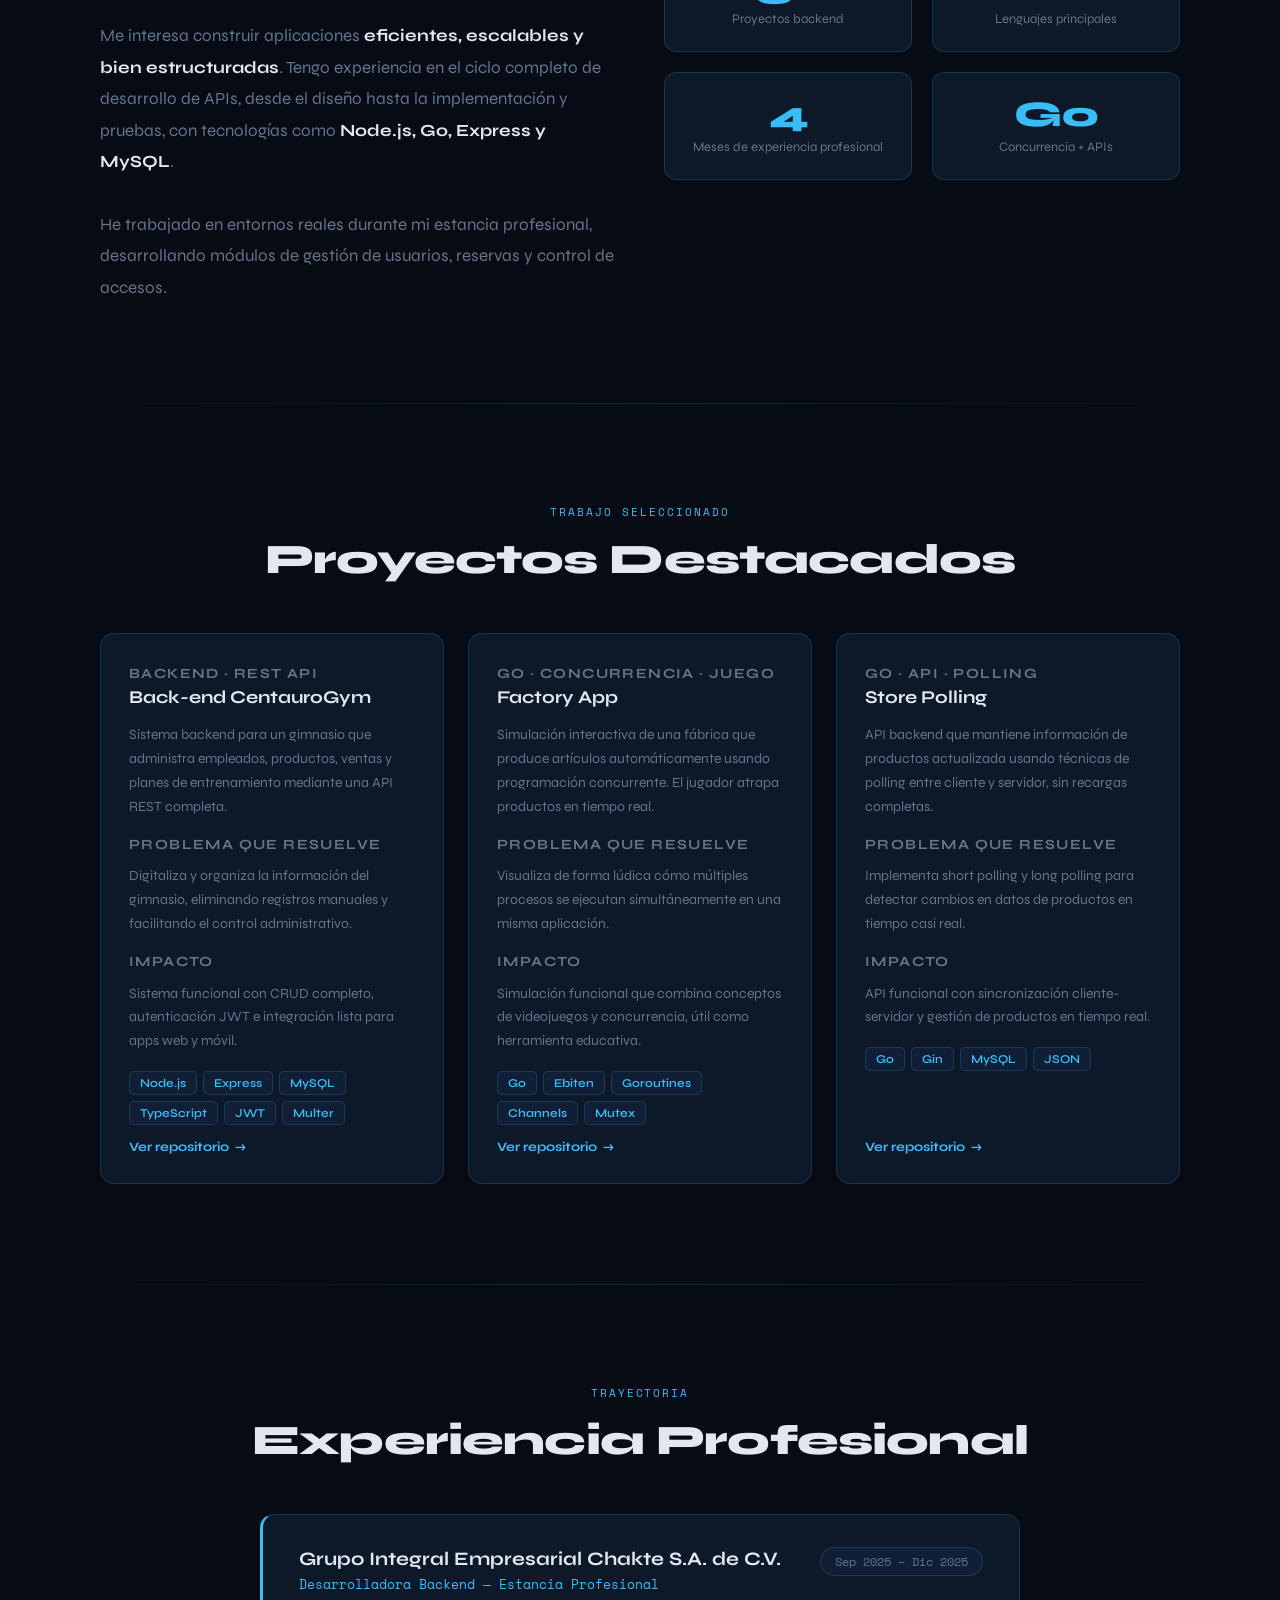
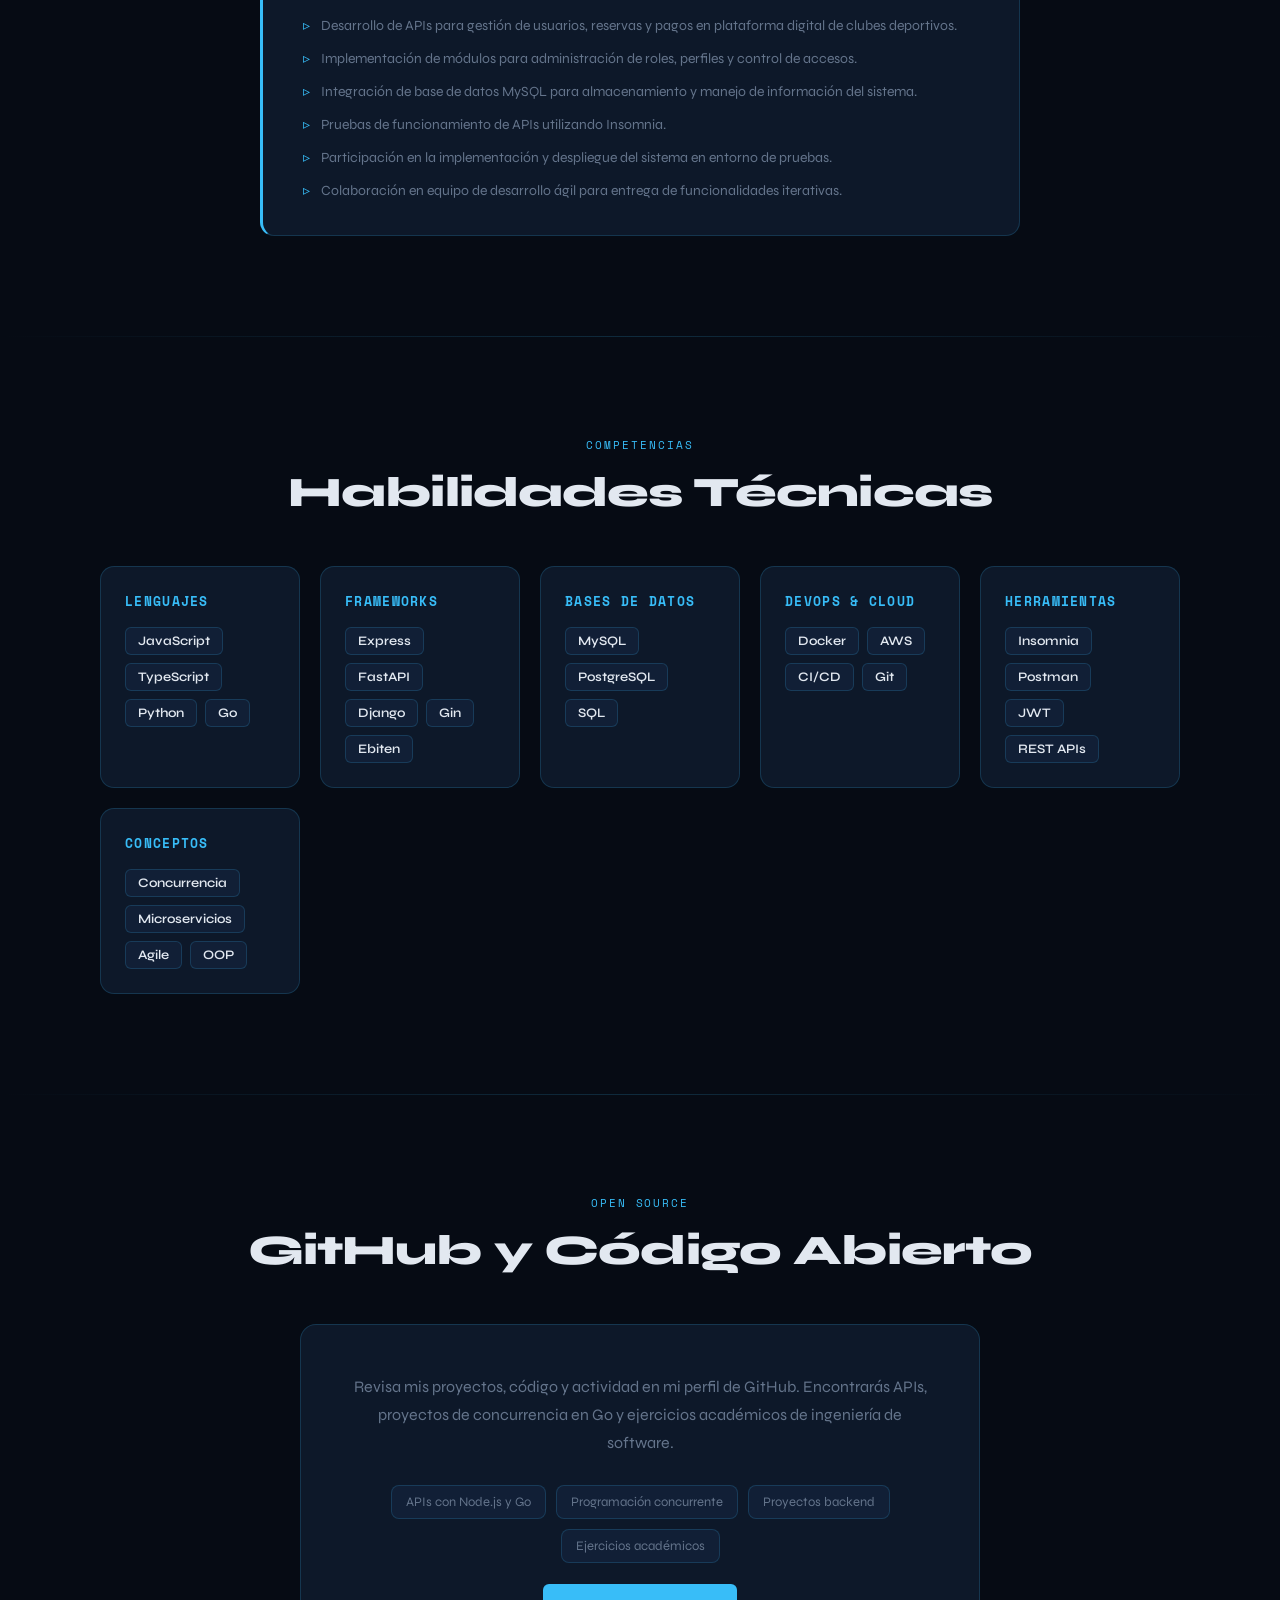
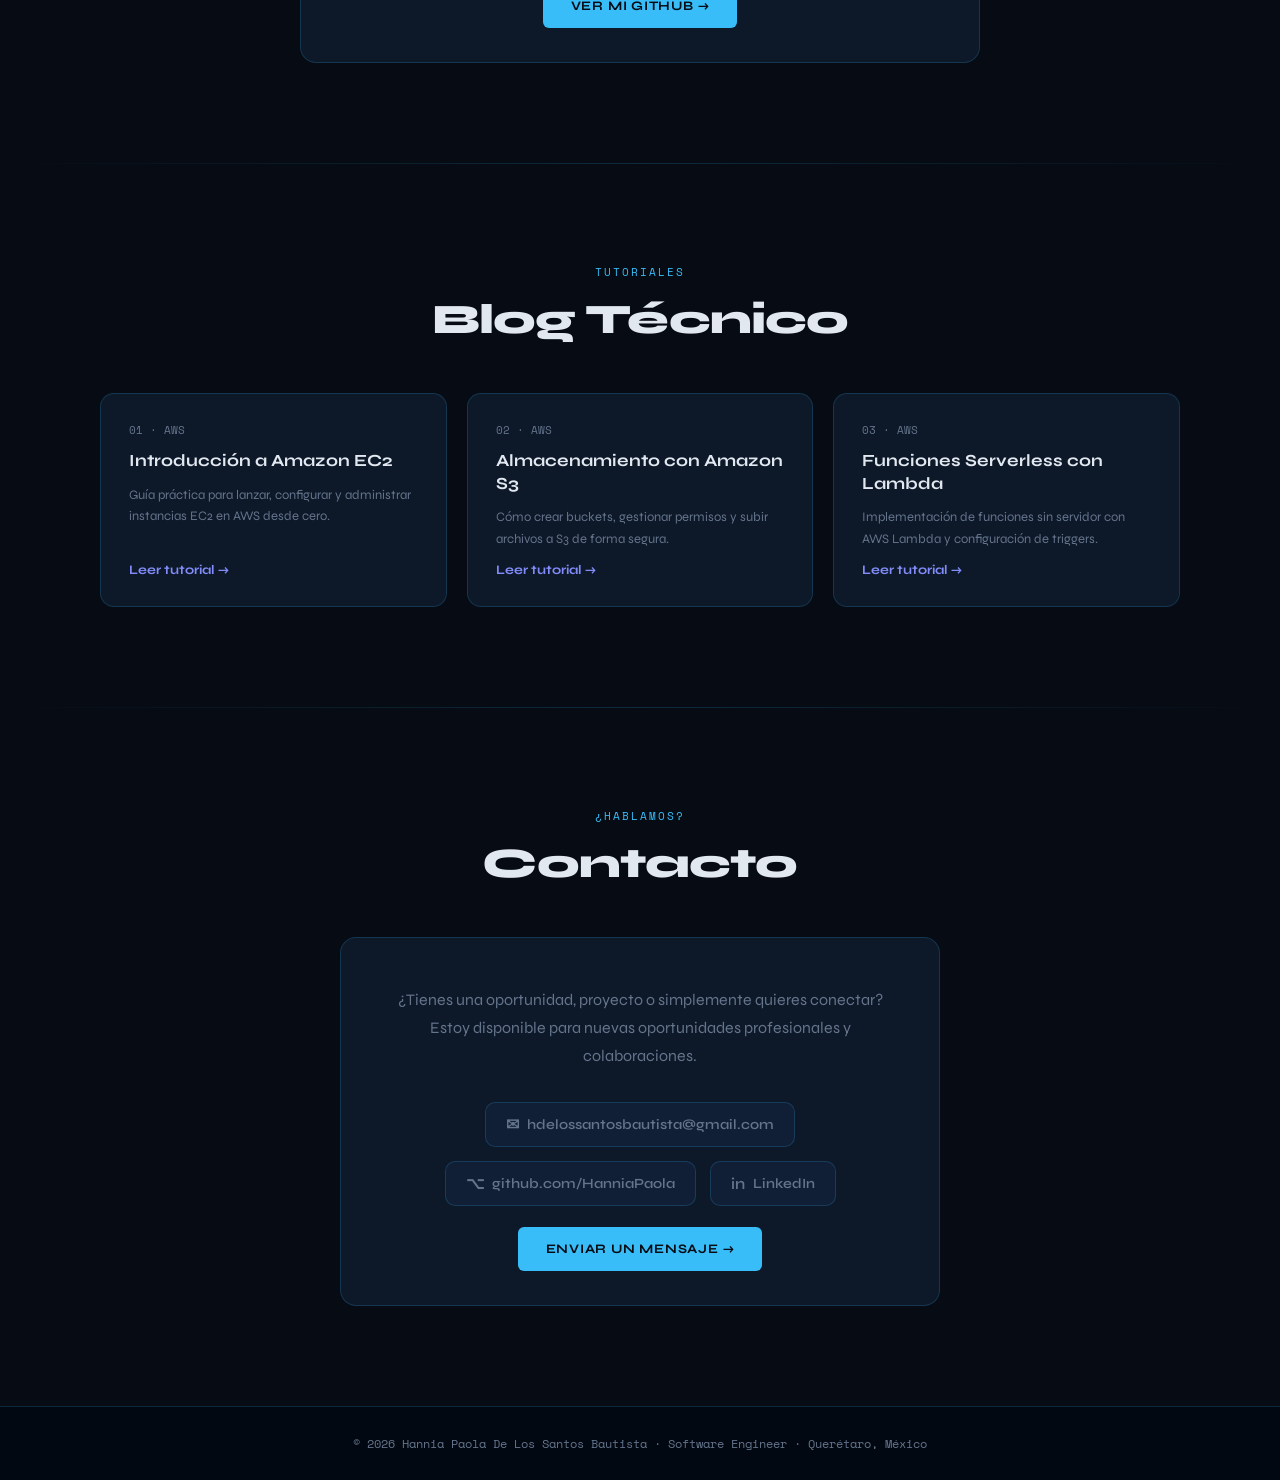
<file: src/index.html>
<!DOCTYPE html>
<html lang="es">
<head>
<meta charset="UTF-8">
<meta name="viewport" content="width=device-width, initial-scale=1.0">
<title>Hannia Paola | Software Engineer</title>
<link href="https://fonts.googleapis.com/css2?family=Space+Mono:ital,wght@0,400;0,700;1,400&family=Syne:wght@400;600;700;800&display=swap" rel="stylesheet">
<style>
/* ── Variables ───────────────────────────────────────────── */
:root {
  --bg:        #060b14;
  --surface:   #0d1829;
  --surface2:  #111f36;
  --accent:    #38bdf8;
  --accent2:   #818cf8;
  --green:     #34d399;
  --text:      #e2e8f0;
  --muted:     #64748b;
  --border:    rgba(56,189,248,.18);
  --glow:      0 0 28px rgba(56,189,248,.25);
}

/* ── Reset / Base ────────────────────────────────────────── */
*,*::before,*::after{box-sizing:border-box;margin:0;padding:0}
html{scroll-behavior:smooth}
body{
  font-family:'Syne',sans-serif;
  background:var(--bg);
  color:var(--text);
  overflow-x:hidden;
}
a{color:inherit;text-decoration:none}
ul{list-style:none}

/* ── Grid noise overlay ──────────────────────────────────── */
body::before{
  content:'';
  position:fixed;inset:0;
  background-image:
    linear-gradient(rgba(56,189,248,.03) 1px,transparent 1px),
    linear-gradient(90deg,rgba(56,189,248,.03) 1px,transparent 1px);
  background-size:40px 40px;
  pointer-events:none;
  z-index:0;
}

/* ── Navbar ──────────────────────────────────────────────── */
.navbar{
  position:fixed;top:0;left:0;right:0;
  display:flex;align-items:center;justify-content:space-between;
  padding:18px 48px;
  background:rgba(6,11,20,.85);
  backdrop-filter:blur(14px);
  border-bottom:1px solid var(--border);
  z-index:100;
}
.logo{
  font-family:'Space Mono',monospace;
  font-size:13px;
  color:var(--accent);
  letter-spacing:.05em;
}
.logo span{color:var(--muted)}
.nav-links{
  display:flex;gap:32px;
}
.nav-links a{
  font-size:13px;
  font-weight:600;
  letter-spacing:.08em;
  text-transform:uppercase;
  color:var(--muted);
  transition:color .2s;
  position:relative;
}
.nav-links a::after{
  content:'';
  position:absolute;bottom:-4px;left:0;right:0;height:1px;
  background:var(--accent);
  transform:scaleX(0);
  transition:transform .2s;
}
.nav-links a:hover{color:var(--accent)}
.nav-links a:hover::after{transform:scaleX(1)}

/* ── Hero ────────────────────────────────────────────────── */
.hero{
  position:relative;
  min-height:100vh;
  display:flex;flex-direction:column;
  align-items:center;justify-content:center;
  text-align:center;
  padding:140px 24px 80px;
}
.hero-badge{
  display:inline-flex;align-items:center;gap:8px;
  border:1px solid var(--border);
  border-radius:999px;
  padding:6px 16px;
  font-family:'Space Mono',monospace;
  font-size:12px;
  color:var(--accent);
  background:rgba(56,189,248,.07);
  margin-bottom:28px;
  animation:fadeUp .6s ease both;
}
.hero-badge::before{
  content:'';width:7px;height:7px;border-radius:50%;
  background:var(--green);
  animation:pulse 2s infinite;
}
@keyframes pulse{0%,100%{opacity:1}50%{opacity:.4}}
.hero h1{
  font-size:clamp(48px,8vw,90px);
  font-weight:800;
  line-height:1.05;
  letter-spacing:-.02em;
  animation:fadeUp .7s .1s ease both;
}
.hero h1 .highlight{
  background:linear-gradient(135deg,var(--accent),var(--accent2));
  -webkit-background-clip:text;
  -webkit-text-fill-color:transparent;
  background-clip:text;
}
.hero-role{
  font-family:'Space Mono',monospace;
  font-size:14px;
  color:var(--muted);
  margin-top:16px;
  letter-spacing:.1em;
  animation:fadeUp .7s .2s ease both;
}
.hero-desc{
  max-width:520px;
  font-size:17px;
  color:var(--muted);
  line-height:1.75;
  margin-top:20px;
  animation:fadeUp .7s .3s ease both;
}
.hero-buttons{
  display:flex;gap:14px;flex-wrap:wrap;justify-content:center;
  margin-top:36px;
  animation:fadeUp .7s .4s ease both;
}

/* glow blob */
.hero::after{
  content:'';
  position:absolute;
  width:600px;height:600px;
  border-radius:50%;
  background:radial-gradient(circle,rgba(56,189,248,.12) 0%,transparent 70%);
  top:50%;left:50%;
  transform:translate(-50%,-55%);
  pointer-events:none;
}

@keyframes fadeUp{
  from{opacity:0;transform:translateY(24px)}
  to{opacity:1;transform:translateY(0)}
}

/* ── Buttons ─────────────────────────────────────────────── */
.btn-primary{
  background:var(--accent);
  color:#060b14;
  font-weight:700;
  font-size:13px;
  letter-spacing:.06em;
  text-transform:uppercase;
  padding:14px 28px;
  border-radius:6px;
  transition:box-shadow .2s,transform .15s;
}
.btn-primary:hover{
  box-shadow:var(--glow);
  transform:translateY(-2px);
}
.btn-secondary{
  border:1px solid var(--border);
  color:var(--text);
  font-weight:600;
  font-size:13px;
  letter-spacing:.06em;
  text-transform:uppercase;
  padding:14px 28px;
  border-radius:6px;
  background:rgba(255,255,255,.04);
  transition:border-color .2s,background .2s,transform .15s;
}
.btn-secondary:hover{
  border-color:var(--accent);
  background:rgba(56,189,248,.07);
  transform:translateY(-2px);
}
.btn-green{
  background:var(--green);
  color:#060b14;
  font-weight:700;
  font-size:13px;
  letter-spacing:.06em;
  text-transform:uppercase;
  padding:14px 28px;
  border-radius:6px;
  transition:box-shadow .2s,transform .15s;
}
.btn-green:hover{
  box-shadow:0 0 28px rgba(52,211,153,.3);
  transform:translateY(-2px);
}

/* ── Sections ────────────────────────────────────────────── */
section{
  position:relative;
  padding:100px 24px;
  z-index:1;
}
.section-label{
  font-family:'Space Mono',monospace;
  font-size:11px;
  letter-spacing:.18em;
  text-transform:uppercase;
  color:var(--accent);
  margin-bottom:14px;
}
.section-title{
  font-size:clamp(28px,4vw,42px);
  font-weight:800;
  letter-spacing:-.02em;
  margin-bottom:48px;
}
.center{text-align:center}
.container{max-width:1080px;margin:0 auto}

/* ── Divider ─────────────────────────────────────────────── */
.divider{
  width:100%;height:1px;
  background:linear-gradient(90deg,transparent,var(--border),transparent);
  margin:0;
}

/* ── Tech grid ───────────────────────────────────────────── */
.tech-grid{
  display:flex;flex-wrap:wrap;gap:12px;justify-content:center;
  margin-top:8px;
}
.tech-chip{
  display:inline-flex;align-items:center;gap:8px;
  background:var(--surface);
  border:1px solid var(--border);
  border-radius:8px;
  padding:10px 18px;
  font-size:14px;
  font-weight:600;
  transition:border-color .2s,box-shadow .2s,transform .15s;
}
.tech-chip:hover{
  border-color:var(--accent);
  box-shadow:var(--glow);
  transform:translateY(-3px);
}
.tech-chip .dot{
  width:7px;height:7px;border-radius:50%;
  background:var(--accent);
  flex-shrink:0;
}

/* ── About ───────────────────────────────────────────────── */
.about-grid{
  display:grid;
  grid-template-columns:1fr 1fr;
  gap:48px;
  align-items:center;
  text-align:left;
}
@media(max-width:700px){.about-grid{grid-template-columns:1fr}}
.about-text{
  font-size:17px;
  line-height:1.85;
  color:var(--muted);
}
.about-text strong{color:var(--text)}
.about-stats{
  display:grid;grid-template-columns:1fr 1fr;gap:20px;
}
.stat-card{
  background:var(--surface);
  border:1px solid var(--border);
  border-radius:12px;
  padding:24px;
  text-align:center;
}
.stat-num{
  font-size:36px;
  font-weight:800;
  color:var(--accent);
  line-height:1;
}
.stat-label{
  font-size:13px;
  color:var(--muted);
  margin-top:6px;
}

/* ── Projects ────────────────────────────────────────────── */
.projects-grid{
  display:grid;
  grid-template-columns:repeat(auto-fill,minmax(300px,1fr));
  gap:24px;
}
.project-card{
  background:var(--surface);
  border:1px solid var(--border);
  border-radius:14px;
  padding:28px;
  display:flex;flex-direction:column;
  gap:14px;
  transition:border-color .2s,box-shadow .2s,transform .2s;
}
.project-card:hover{
  border-color:var(--accent);
  box-shadow:var(--glow);
  transform:translateY(-5px);
}
.project-card h3{
  font-size:18px;
  font-weight:700;
  line-height:1.3;
}
.project-card p{
  font-size:14px;
  color:var(--muted);
  line-height:1.7;
}
.tag-row{display:flex;flex-wrap:wrap;gap:6px;margin-top:4px}
.tag{
  background:var(--surface2);
  border:1px solid var(--border);
  border-radius:5px;
  padding:4px 10px;
  font-size:12px;
  font-weight:600;
  color:var(--accent);
}
.meta-label{
  font-size:11px;
  text-transform:uppercase;
  letter-spacing:.1em;
  color:var(--accent2);
  font-weight:700;
}
.project-link{
  display:inline-flex;align-items:center;gap:6px;
  font-size:13px;
  font-weight:700;
  color:var(--accent);
  margin-top:auto;
  transition:gap .2s;
}
.project-link:hover{gap:10px}
.project-link::after{content:'→'}

/* ── Experience ──────────────────────────────────────────── */
.exp-card{
  background:var(--surface);
  border:1px solid var(--border);
  border-left:3px solid var(--accent);
  border-radius:14px;
  padding:32px 36px;
  max-width:760px;
  margin:0 auto;
  text-align:left;
}
.exp-header{
  display:flex;flex-wrap:wrap;align-items:flex-start;
  justify-content:space-between;gap:12px;
  margin-bottom:20px;
}
.exp-company{font-size:19px;font-weight:700;}
.exp-role{
  font-family:'Space Mono',monospace;
  font-size:13px;
  color:var(--accent);
  margin-top:4px;
}
.exp-period{
  font-family:'Space Mono',monospace;
  font-size:12px;
  color:var(--muted);
  background:var(--surface2);
  border:1px solid var(--border);
  border-radius:999px;
  padding:5px 14px;
  white-space:nowrap;
}
.exp-card ul{
  display:flex;flex-direction:column;gap:10px;
  padding-left:4px;
}
.exp-card li{
  font-size:14px;
  color:var(--muted);
  line-height:1.65;
  padding-left:18px;
  position:relative;
}
.exp-card li::before{
  content:'▹';
  position:absolute;left:0;
  color:var(--accent);
}

/* ── Skills ──────────────────────────────────────────────── */
.skills-grid{
  display:grid;
  grid-template-columns:repeat(auto-fill,minmax(200px,1fr));
  gap:20px;
}
.skill-cat{
  background:var(--surface);
  border:1px solid var(--border);
  border-radius:14px;
  padding:24px;
}
.skill-cat h3{
  font-size:13px;
  text-transform:uppercase;
  letter-spacing:.1em;
  color:var(--accent);
  margin-bottom:16px;
  font-family:'Space Mono',monospace;
}
.skill-tags{display:flex;flex-wrap:wrap;gap:8px}
.skill-tag{
  background:var(--surface2);
  border:1px solid var(--border);
  border-radius:6px;
  padding:5px 12px;
  font-size:13px;
  font-weight:600;
}

/* ── GitHub ──────────────────────────────────────────────── */
.github-box{
  background:var(--surface);
  border:1px solid var(--border);
  border-radius:16px;
  padding:48px;
  max-width:680px;
  margin:0 auto;
  text-align:center;
}
.github-box p{font-size:16px;color:var(--muted);line-height:1.75;margin-bottom:28px}
.github-features{
  display:flex;flex-wrap:wrap;gap:10px;
  justify-content:center;
  margin-bottom:32px;
}
.github-features li{
  background:var(--surface2);
  border:1px solid var(--border);
  border-radius:8px;
  padding:8px 14px;
  font-size:13px;
  color:var(--muted);
}

/* ── Blog ────────────────────────────────────────────────── */
.blog-grid{
  display:grid;
  grid-template-columns:repeat(auto-fill,minmax(260px,1fr));
  gap:20px;
}
.blog-card{
  background:var(--surface);
  border:1px solid var(--border);
  border-radius:14px;
  padding:28px;
  display:flex;flex-direction:column;gap:12px;
  transition:border-color .2s,transform .2s;
  text-decoration:none;
  color:inherit;
}
.blog-card:hover{
  border-color:var(--accent2);
  transform:translateY(-4px);
}
.blog-number{
  font-family:'Space Mono',monospace;
  font-size:11px;
  color:var(--muted);
}
.blog-card h3{font-size:17px;font-weight:700;line-height:1.35}
.blog-card p{font-size:13px;color:var(--muted);line-height:1.65}
.blog-arrow{
  color:var(--accent2);
  font-size:13px;
  font-weight:700;
  margin-top:auto;
}

/* ── Contact ─────────────────────────────────────────────── */
.contact-box{
  background:var(--surface);
  border:1px solid var(--border);
  border-radius:16px;
  padding:48px;
  max-width:600px;
  margin:0 auto;
  text-align:center;
}
.contact-box p{font-size:16px;color:var(--muted);line-height:1.75;margin-bottom:32px}
.contact-links{
  display:flex;flex-wrap:wrap;gap:14px;justify-content:center;
  margin-bottom:32px;
}
.contact-item{
  display:flex;align-items:center;gap:8px;
  background:var(--surface2);
  border:1px solid var(--border);
  border-radius:10px;
  padding:12px 20px;
  font-size:14px;
  font-weight:600;
  color:var(--muted);
  transition:border-color .2s,color .2s;
}
.contact-item:hover{border-color:var(--accent);color:var(--accent)}
.contact-icon{font-size:16px}

/* ── Footer ──────────────────────────────────────────────── */
footer{
  text-align:center;
  padding:28px;
  background:#020812;
  border-top:1px solid var(--border);
  font-family:'Space Mono',monospace;
  font-size:12px;
  color:var(--muted);
}

/* ── Scroll animations ───────────────────────────────────── */
.reveal{opacity:0;transform:translateY(32px);transition:opacity .6s ease,transform .6s ease}
.reveal.visible{opacity:1;transform:translateY(0)}

/* ── Mobile nav ──────────────────────────────────────────── */
@media(max-width:680px){
  .navbar{padding:16px 20px}
  .nav-links{gap:16px}
  .nav-links a{font-size:12px}
  section{padding:72px 20px}
}
</style>
</head>
<body>

<!-- ── Navbar ──────────────────────────────────────────────── -->
<header>
  <nav class="navbar">
    <div class="logo">Hannia<span>.dev</span></div>
    <ul class="nav-links">
      <li><a href="#about">Sobre mí</a></li>
      <li><a href="#tech">Stack</a></li>
      <li><a href="#projects">Proyectos</a></li>
      <li><a href="#experience">Experiencia</a></li>
      <li><a href="#blog">Blog</a></li>
      <li><a href="#contact">Contacto</a></li>
    </ul>
  </nav>
</header>

<!-- ── Hero ────────────────────────────────────────────────── -->
<section class="hero">
  <div class="hero-badge">Disponible para nuevas oportunidades</div>
  <h1>Hannia Paola<br><span class="highlight">De Los Santos</span></h1>
  <p class="hero-role">// Software Engineer · Backend Developer</p>
  <p class="hero-desc">
    Desarrollo APIs, sistemas backend y aplicaciones web utilizando
    <strong>JavaScript, Node.js, Go</strong> y bases de datos relacionales.
    Apasionada por sistemas eficientes y arquitecturas bien estructuradas.
  </p>
  <div class="hero-buttons">
    <a href="#projects" class="btn-primary">Ver proyectos</a>
    <a href="#contact" class="btn-secondary">Contacto</a>
    <a href="assets/cv/Hannia_CV.pdf" target="_blank" class="btn-green">Descargar CV</a>
  </div>
</section>

<div class="divider"></div>

<!-- ── Tecnologías ──────────────────────────────────────────── -->
<section id="tech">
  <div class="container center reveal">
    <p class="section-label">Stack tecnológico</p>
    <h2 class="section-title">Tecnologías</h2>
    <div class="tech-grid">
      <span class="tech-chip"><span class="dot"></span>JavaScript</span>
      <span class="tech-chip"><span class="dot"></span>TypeScript</span>
      <span class="tech-chip"><span class="dot"></span>Node.js</span>
      <span class="tech-chip"><span class="dot"></span>Go (Golang)</span>
      <span class="tech-chip"><span class="dot"></span>Python</span>
      <span class="tech-chip"><span class="dot"></span>MySQL</span>
      <span class="tech-chip"><span class="dot"></span>Docker</span>
      <span class="tech-chip"><span class="dot"></span>AWS</span>
      <span class="tech-chip"><span class="dot"></span>Express</span>
      <span class="tech-chip"><span class="dot"></span>FastAPI</span>
      <span class="tech-chip"><span class="dot"></span>Git</span>
      <span class="tech-chip"><span class="dot"></span>CI/CD</span>
    </div>
  </div>
</section>

<div class="divider"></div>

<!-- ── Sobre mí ──────────────────────────────────────────────── -->
<section id="about">
  <div class="container reveal">
    <div class="about-grid">
      <div>
        <p class="section-label">Perfil</p>
        <h2 class="section-title" style="margin-bottom:24px">Sobre mí</h2>
        <p class="about-text">
          Soy estudiante de <strong>Ingeniería de Software</strong> apasionada por el
          desarrollo backend, bases de datos y arquitectura de sistemas.<br><br>
          Me interesa construir aplicaciones <strong>eficientes, escalables y bien
          estructuradas</strong>. Tengo experiencia en el ciclo completo de desarrollo
          de APIs, desde el diseño hasta la implementación y pruebas, con tecnologías
          como <strong>Node.js, Go, Express y MySQL</strong>.<br><br>
          He trabajado en entornos reales durante mi estancia profesional, desarrollando
          módulos de gestión de usuarios, reservas y control de accesos.
        </p>
      </div>
      <div class="about-stats">
        <div class="stat-card">
          <div class="stat-num">3+</div>
          <div class="stat-label">Proyectos backend</div>
        </div>
        <div class="stat-card">
          <div class="stat-num">2</div>
          <div class="stat-label">Lenguajes principales</div>
        </div>
        <div class="stat-card">
          <div class="stat-num">4</div>
          <div class="stat-label">Meses de experiencia profesional</div>
        </div>
        <div class="stat-card">
          <div class="stat-num">Go</div>
          <div class="stat-label">Concurrencia + APIs</div>
        </div>
      </div>
    </div>
  </div>
</section>

<div class="divider"></div>

<!-- ── Proyectos ────────────────────────────────────────────── -->
<section id="projects">
  <div class="container reveal">
    <p class="section-label center">Trabajo seleccionado</p>
    <h2 class="section-title center">Proyectos Destacados</h2>
    <div class="projects-grid">

      <!-- Proyecto 1 -->
      <div class="project-card">
        <div>
          <p class="meta-label">Backend · REST API</p>
          <h3>Back-end CentauroGym</h3>
        </div>
        <p>
          Sistema backend para un gimnasio que administra empleados, productos,
          ventas y planes de entrenamiento mediante una API REST completa.
        </p>
        <div>
          <p class="meta-label" style="margin-bottom:8px">Problema que resuelve</p>
          <p>Digitaliza y organiza la información del gimnasio, eliminando registros manuales y facilitando el control administrativo.</p>
        </div>
        <div>
          <p class="meta-label" style="margin-bottom:8px">Impacto</p>
          <p>Sistema funcional con CRUD completo, autenticación JWT e integración lista para apps web y móvil.</p>
        </div>
        <div class="tag-row">
          <span class="tag">Node.js</span>
          <span class="tag">Express</span>
          <span class="tag">MySQL</span>
          <span class="tag">TypeScript</span>
          <span class="tag">JWT</span>
          <span class="tag">Multer</span>
        </div>
        <a href="https://github.com/HanniaPaola/Back-end-CentauroGym.git" target="_blank" class="project-link">Ver repositorio</a>
      </div>

      <!-- Proyecto 2 -->
      <div class="project-card">
        <div>
          <p class="meta-label">Go · Concurrencia · Juego</p>
          <h3>Factory App</h3>
        </div>
        <p>
          Simulación interactiva de una fábrica que produce artículos automáticamente
          usando programación concurrente. El jugador atrapa productos en tiempo real.
        </p>
        <div>
          <p class="meta-label" style="margin-bottom:8px">Problema que resuelve</p>
          <p>Visualiza de forma lúdica cómo múltiples procesos se ejecutan simultáneamente en una misma aplicación.</p>
        </div>
        <div>
          <p class="meta-label" style="margin-bottom:8px">Impacto</p>
          <p>Simulación funcional que combina conceptos de videojuegos y concurrencia, útil como herramienta educativa.</p>
        </div>
        <div class="tag-row">
          <span class="tag">Go</span>
          <span class="tag">Ebiten</span>
          <span class="tag">Goroutines</span>
          <span class="tag">Channels</span>
          <span class="tag">Mutex</span>
        </div>
        <a href="https://github.com/HanniaPaola/Proyect-Game.git" target="_blank" class="project-link">Ver repositorio</a>
      </div>

      <!-- Proyecto 3 -->
      <div class="project-card">
        <div>
          <p class="meta-label">Go · API · Polling</p>
          <h3>Store Polling</h3>
        </div>
        <p>
          API backend que mantiene información de productos actualizada usando
          técnicas de polling entre cliente y servidor, sin recargas completas.
        </p>
        <div>
          <p class="meta-label" style="margin-bottom:8px">Problema que resuelve</p>
          <p>Implementa short polling y long polling para detectar cambios en datos de productos en tiempo casi real.</p>
        </div>
        <div>
          <p class="meta-label" style="margin-bottom:8px">Impacto</p>
          <p>API funcional con sincronización cliente-servidor y gestión de productos en tiempo real.</p>
        </div>
        <div class="tag-row">
          <span class="tag">Go</span>
          <span class="tag">Gin</span>
          <span class="tag">MySQL</span>
          <span class="tag">JSON</span>
        </div>
        <a href="https://github.com/HanniaPaola/Store-polling.git" target="_blank" class="project-link">Ver repositorio</a>
      </div>

    </div>
  </div>
</section>

<div class="divider"></div>

<!-- ── Experiencia ──────────────────────────────────────────── -->
<section id="experience">
  <div class="container reveal">
    <p class="section-label center">Trayectoria</p>
    <h2 class="section-title center">Experiencia Profesional</h2>
    <div class="exp-card">
      <div class="exp-header">
        <div>
          <div class="exp-company">Grupo Integral Empresarial Chakte S.A. de C.V.</div>
          <div class="exp-role">Desarrolladora Backend — Estancia Profesional</div>
        </div>
        <span class="exp-period">Sep 2025 – Dic 2025</span>
      </div>
      <ul>
        <li>Desarrollo de APIs para gestión de usuarios, reservas y pagos en plataforma digital de clubes deportivos.</li>
        <li>Implementación de módulos para administración de roles, perfiles y control de accesos.</li>
        <li>Integración de base de datos MySQL para almacenamiento y manejo de información del sistema.</li>
        <li>Pruebas de funcionamiento de APIs utilizando Insomnia.</li>
        <li>Participación en la implementación y despliegue del sistema en entorno de pruebas.</li>
        <li>Colaboración en equipo de desarrollo ágil para entrega de funcionalidades iterativas.</li>
      </ul>
    </div>
  </div>
</section>

<div class="divider"></div>

<!-- ── Habilidades ──────────────────────────────────────────── -->
<section id="skills">
  <div class="container reveal">
    <p class="section-label center">Competencias</p>
    <h2 class="section-title center">Habilidades Técnicas</h2>
    <div class="skills-grid">
      <div class="skill-cat">
        <h3>Lenguajes</h3>
        <div class="skill-tags">
          <span class="skill-tag">JavaScript</span>
          <span class="skill-tag">TypeScript</span>
          <span class="skill-tag">Python</span>
          <span class="skill-tag">Go</span>
        </div>
      </div>
      <div class="skill-cat">
        <h3>Frameworks</h3>
        <div class="skill-tags">
          <span class="skill-tag">Express</span>
          <span class="skill-tag">FastAPI</span>
          <span class="skill-tag">Django</span>
          <span class="skill-tag">Gin</span>
          <span class="skill-tag">Ebiten</span>
        </div>
      </div>
      <div class="skill-cat">
        <h3>Bases de datos</h3>
        <div class="skill-tags">
          <span class="skill-tag">MySQL</span>
          <span class="skill-tag">PostgreSQL</span>
          <span class="skill-tag">SQL</span>
        </div>
      </div>
      <div class="skill-cat">
        <h3>DevOps & Cloud</h3>
        <div class="skill-tags">
          <span class="skill-tag">Docker</span>
          <span class="skill-tag">AWS</span>
          <span class="skill-tag">CI/CD</span>
          <span class="skill-tag">Git</span>
        </div>
      </div>
      <div class="skill-cat">
        <h3>Herramientas</h3>
        <div class="skill-tags">
          <span class="skill-tag">Insomnia</span>
          <span class="skill-tag">Postman</span>
          <span class="skill-tag">JWT</span>
          <span class="skill-tag">REST APIs</span>
        </div>
      </div>
      <div class="skill-cat">
        <h3>Conceptos</h3>
        <div class="skill-tags">
          <span class="skill-tag">Concurrencia</span>
          <span class="skill-tag">Microservicios</span>
          <span class="skill-tag">Agile</span>
          <span class="skill-tag">OOP</span>
        </div>
      </div>
    </div>
  </div>
</section>

<div class="divider"></div>

<!-- ── GitHub ────────────────────────────────────────────────── -->
<section id="github">
  <div class="container reveal">
    <p class="section-label center">Open Source</p>
    <h2 class="section-title center">GitHub y Código Abierto</h2>
    <div class="github-box">
      <p>Revisa mis proyectos, código y actividad en mi perfil de GitHub. Encontrarás APIs, proyectos de concurrencia en Go y ejercicios académicos de ingeniería de software.</p>
      <ul class="github-features">
        <li>APIs con Node.js y Go</li>
        <li>Programación concurrente</li>
        <li>Proyectos backend</li>
        <li>Ejercicios académicos</li>
      </ul>
      <a href="https://github.com/HanniaPaola" target="_blank" class="btn-primary">Ver mi GitHub →</a>
    </div>
  </div>
</section>

<div class="divider"></div>

<!-- ── Blog ──────────────────────────────────────────────────── -->
<section id="blog">
  <div class="container reveal">
    <p class="section-label center">Tutoriales</p>
    <h2 class="section-title center">Blog Técnico</h2>
    <div class="blog-grid">

      <a href="blog/aws-ec2.html" class="blog-card">
        <div class="blog-number">01 · AWS</div>
        <h3>Introducción a Amazon EC2</h3>
        <p>Guía práctica para lanzar, configurar y administrar instancias EC2 en AWS desde cero.</p>
        <span class="blog-arrow">Leer tutorial →</span>
      </a>

      <a href="blog/aws-s3.html" class="blog-card">
        <div class="blog-number">02 · AWS</div>
        <h3>Almacenamiento con Amazon S3</h3>
        <p>Cómo crear buckets, gestionar permisos y subir archivos a S3 de forma segura.</p>
        <span class="blog-arrow">Leer tutorial →</span>
      </a>

      <a href="blog/aws-lambda.html" class="blog-card">
        <div class="blog-number">03 · AWS</div>
        <h3>Funciones Serverless con Lambda</h3>
        <p>Implementación de funciones sin servidor con AWS Lambda y configuración de triggers.</p>
        <span class="blog-arrow">Leer tutorial →</span>
      </a>

    </div>
  </div>
</section>

<div class="divider"></div>

<!-- ── Contacto ──────────────────────────────────────────────── -->
<section id="contact">
  <div class="container reveal">
    <p class="section-label center">¿Hablamos?</p>
    <h2 class="section-title center">Contacto</h2>
    <div class="contact-box">
      <p>¿Tienes una oportunidad, proyecto o simplemente quieres conectar? Estoy disponible para nuevas oportunidades profesionales y colaboraciones.</p>
      <div class="contact-links">
        <a href="mailto:hdelossantosbautista@gmail.com" class="contact-item">
          <span class="contact-icon">✉</span> hdelossantosbautista@gmail.com
        </a>
        <a href="https://github.com/HanniaPaola" target="_blank" class="contact-item">
          <span class="contact-icon">⌥</span> github.com/HanniaPaola
        </a>
        <a href="https://www.linkedin.com/in/hannia-paola-de-los-santos-bautista-7149272a0" target="_blank" class="contact-item">
          <span class="contact-icon">in</span> LinkedIn
        </a>
      </div>
      <a href="mailto:hdelossantosbautista@gmail.com" class="btn-primary">Enviar un mensaje →</a>
    </div>
  </div>
</section>

<!-- ── Footer ────────────────────────────────────────────────── -->
<footer>
  <p>© 2026 Hannia Paola De Los Santos Bautista · Software Engineer · Querétaro, México</p>
</footer>

<script>
// Scroll reveal
const reveals = document.querySelectorAll('.reveal');
const io = new IntersectionObserver((entries) => {
  entries.forEach(e => {
    if (e.isIntersecting) { e.target.classList.add('visible'); io.unobserve(e.target); }
  });
}, { threshold: 0.12 });
reveals.forEach(el => io.observe(el));

// Active nav link
const sections = document.querySelectorAll('section[id]');
const links = document.querySelectorAll('.nav-links a');
window.addEventListener('scroll', () => {
  let current = '';
  sections.forEach(s => {
    if (window.scrollY >= s.offsetTop - 120) current = s.id;
  });
  links.forEach(a => {
    a.style.color = a.getAttribute('href') === '#' + current ? 'var(--accent)' : '';
  });
});
</script>
</body>
</html>
</file>
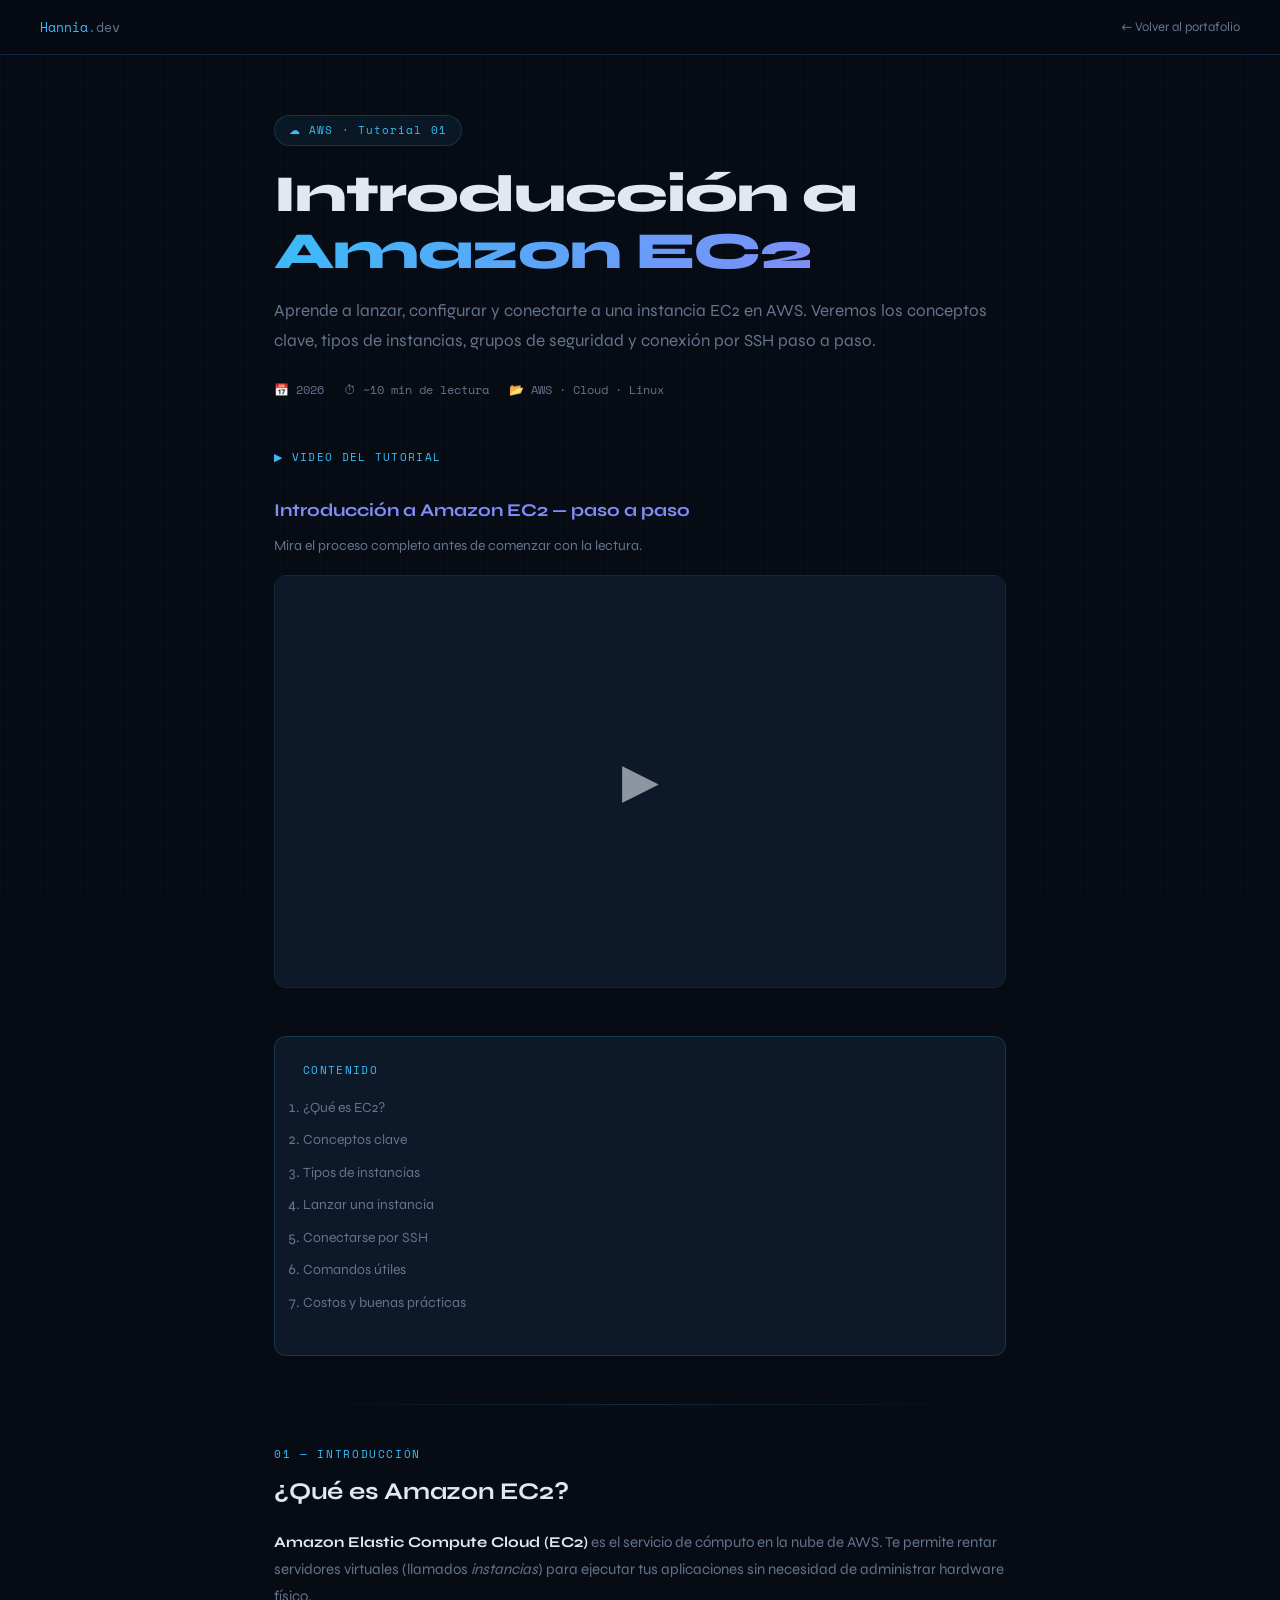
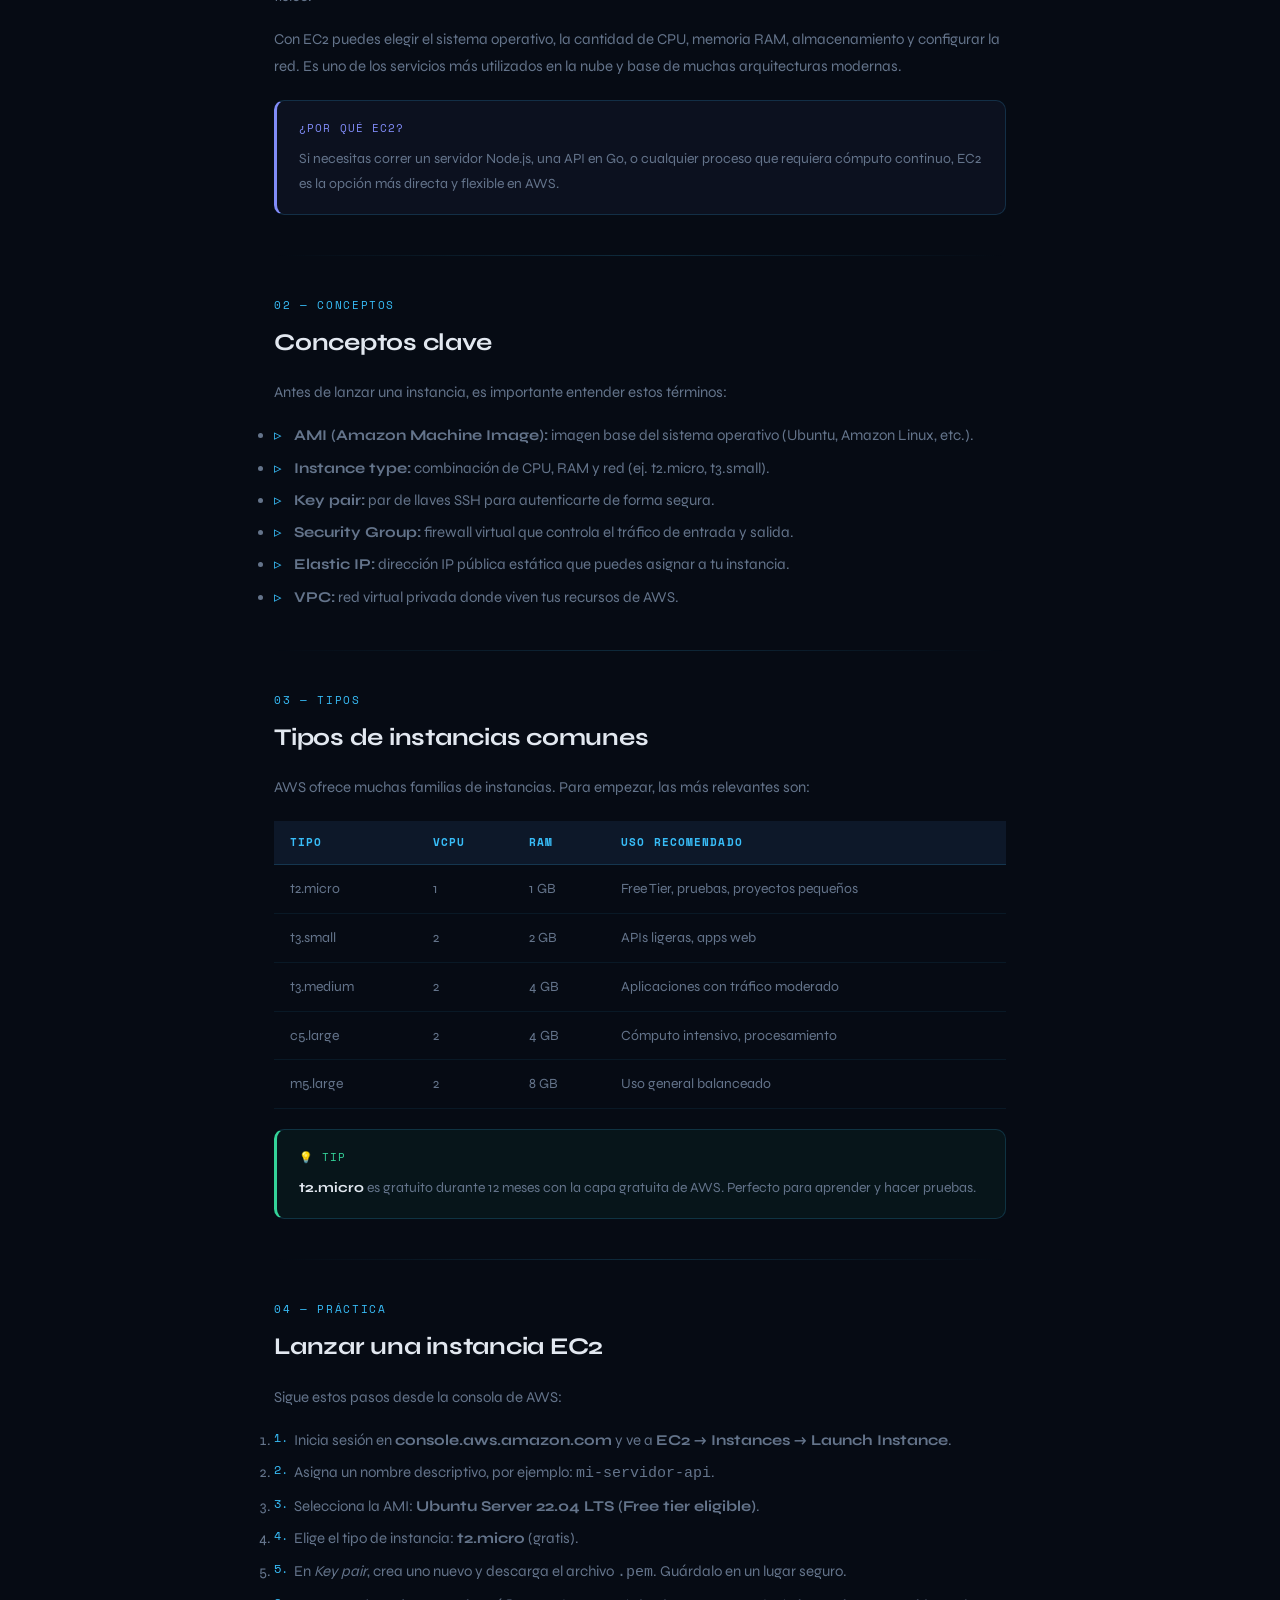
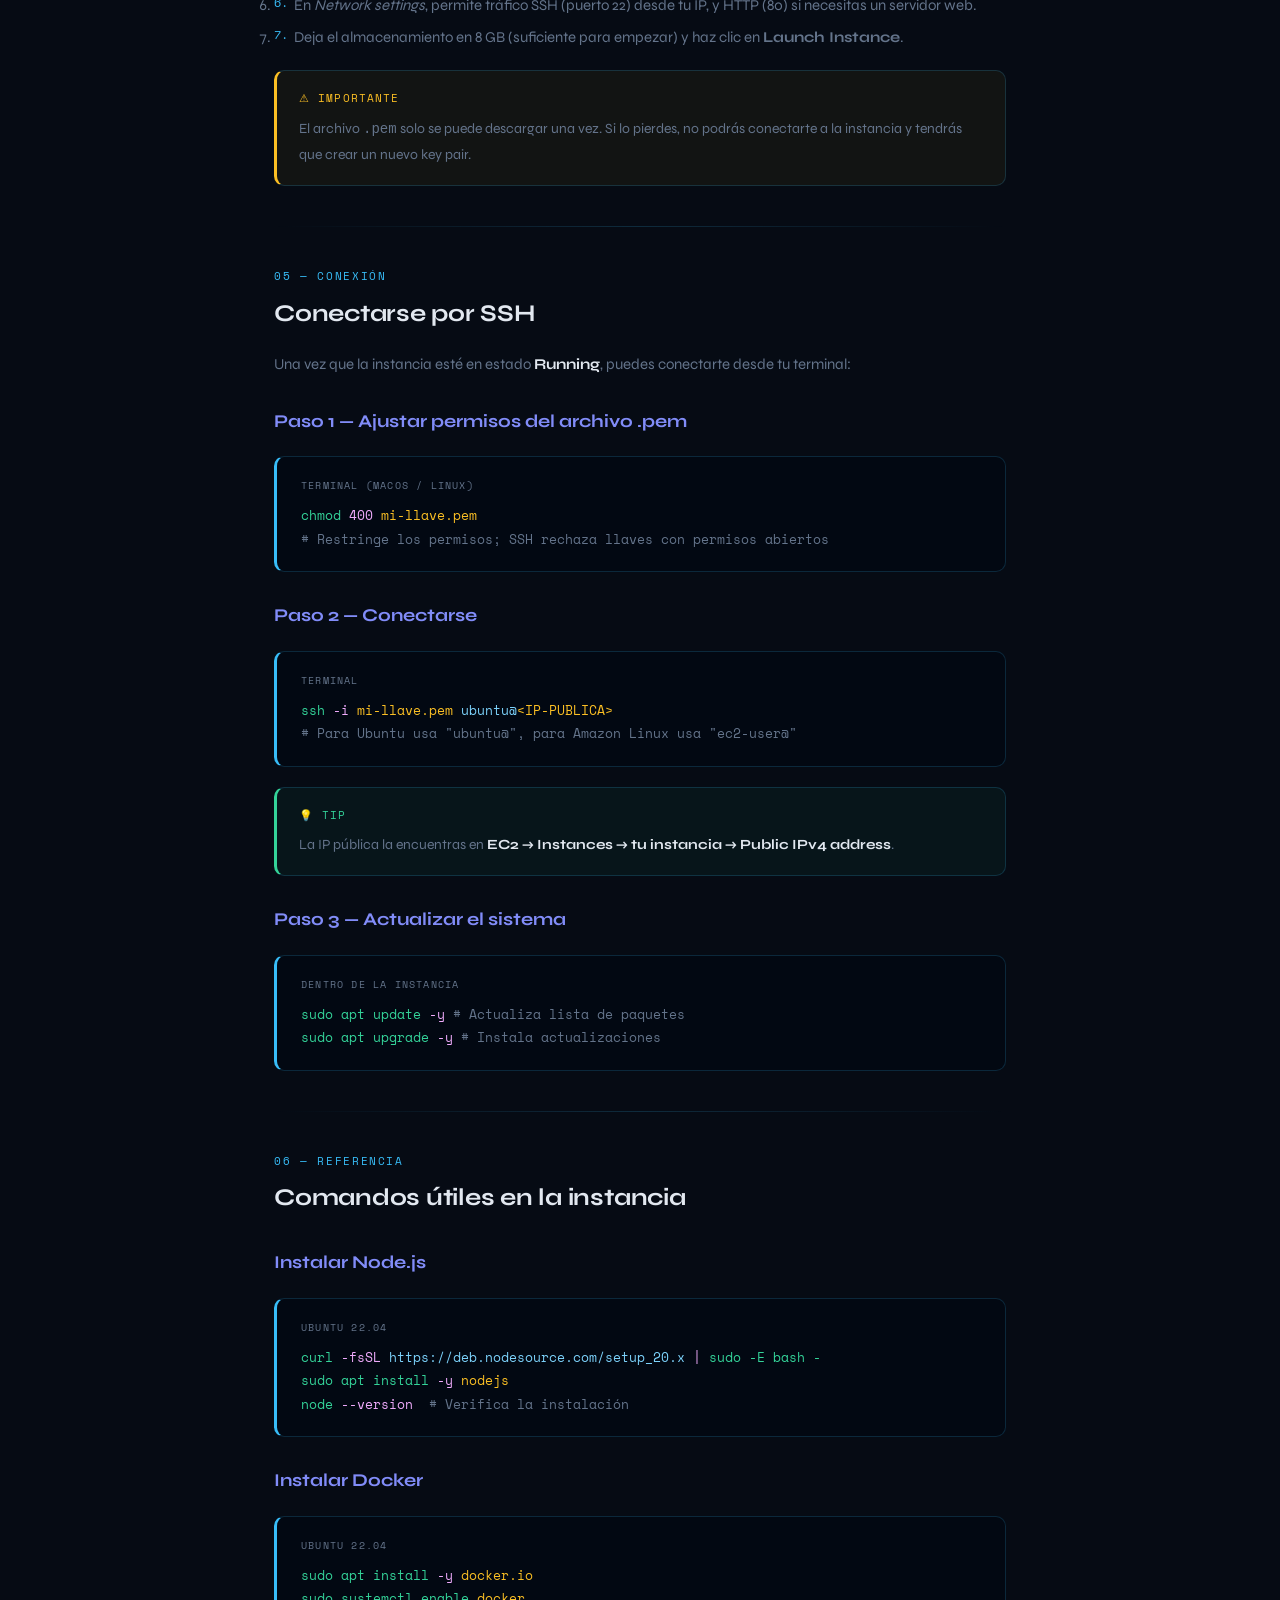
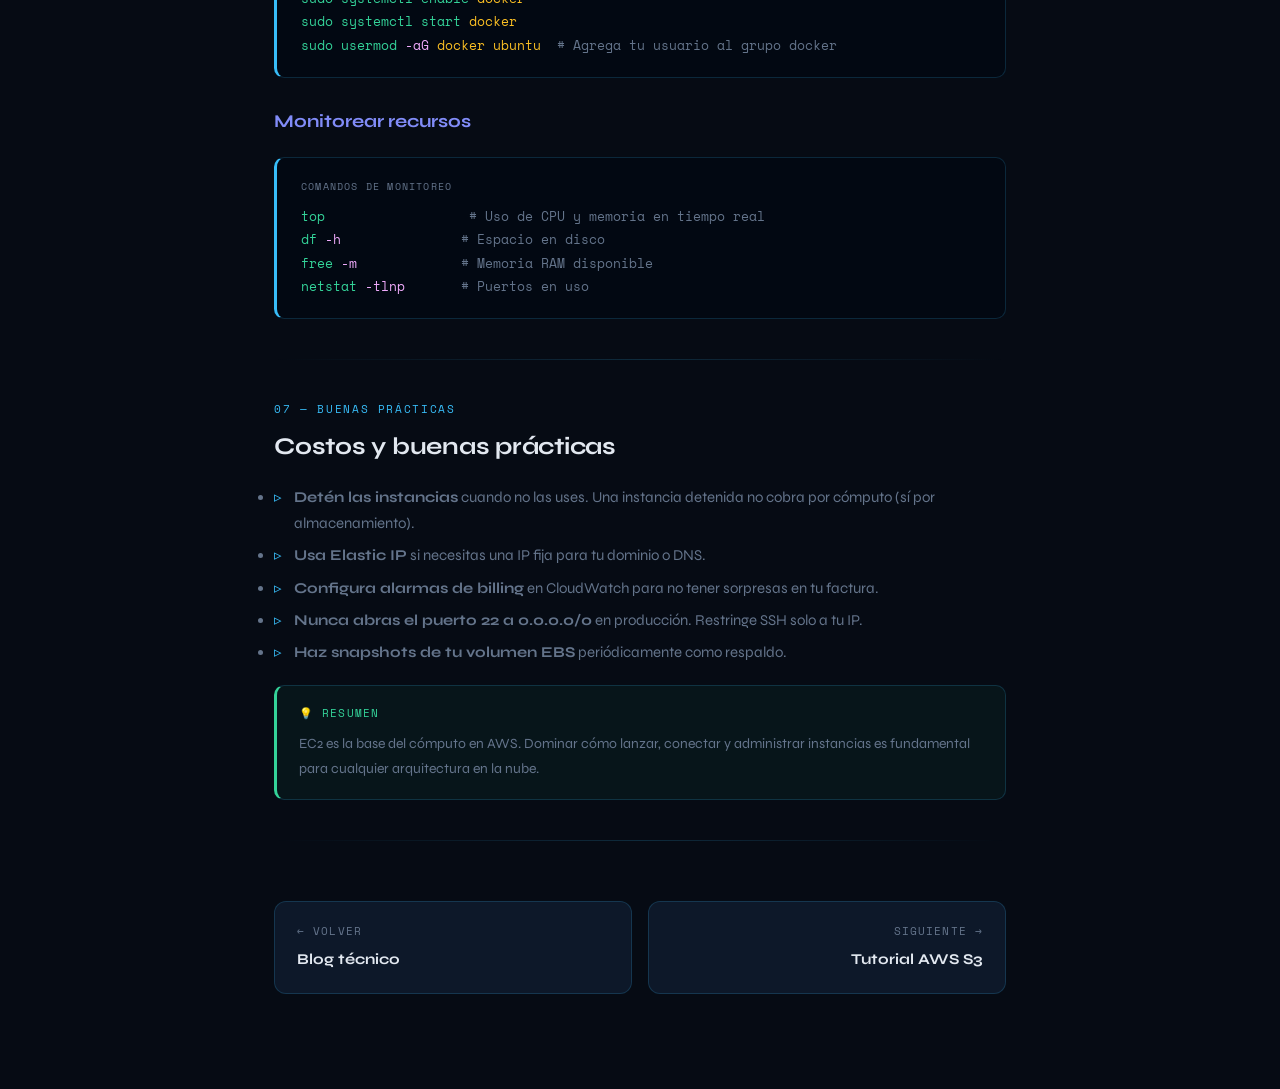
<file: blog/aws-ec2.html>
<!DOCTYPE html>
<html lang="es">
<head>
<meta charset="UTF-8">
<meta name="viewport" content="width=device-width, initial-scale=1.0">
<title>Tutorial AWS EC2 | Hannia.dev</title>
<link href="https://fonts.googleapis.com/css2?family=Space+Mono:wght@400;700&family=Syne:wght@400;600;700;800&display=swap" rel="stylesheet">
<style>
:root{
  --bg:#060b14;--surface:#0d1829;--surface2:#111f36;
  --accent:#38bdf8;--accent2:#818cf8;--green:#34d399;
  --text:#e2e8f0;--muted:#64748b;--border:rgba(56,189,248,.18);
}
*,*::before,*::after{box-sizing:border-box;margin:0;padding:0}
html{scroll-behavior:smooth}
body{font-family:'Syne',sans-serif;background:var(--bg);color:var(--text);line-height:1.7}
a{color:var(--accent);text-decoration:none}
a:hover{text-decoration:underline}

/* grid bg */
body::before{content:'';position:fixed;inset:0;
  background-image:linear-gradient(rgba(56,189,248,.03) 1px,transparent 1px),
  linear-gradient(90deg,rgba(56,189,248,.03) 1px,transparent 1px);
  background-size:40px 40px;pointer-events:none;z-index:0}

/* nav */
.topbar{position:sticky;top:0;z-index:100;
  display:flex;align-items:center;justify-content:space-between;
  padding:16px 40px;background:rgba(6,11,20,.9);
  backdrop-filter:blur(14px);border-bottom:1px solid var(--border)}
.topbar-logo{font-family:'Space Mono',monospace;font-size:13px;color:var(--accent)}
.topbar-logo span{color:var(--muted)}
.back-link{font-size:13px;color:var(--muted);display:flex;align-items:center;gap:6px;transition:color .2s}
.back-link:hover{color:var(--accent);text-decoration:none}

/* layout */
.page{position:relative;z-index:1;max-width:780px;margin:0 auto;padding:60px 24px 100px}

/* header del artículo */
.article-meta{margin-bottom:48px}
.article-category{
  display:inline-flex;align-items:center;gap:8px;
  border:1px solid var(--border);border-radius:999px;
  padding:5px 14px;font-family:'Space Mono',monospace;
  font-size:11px;letter-spacing:.1em;color:var(--accent);
  background:rgba(56,189,248,.07);margin-bottom:20px}
.article-title{font-size:clamp(32px,5vw,52px);font-weight:800;
  letter-spacing:-.02em;line-height:1.1;margin-bottom:16px}
.article-title .hl{background:linear-gradient(135deg,var(--accent),var(--accent2));
  -webkit-background-clip:text;-webkit-text-fill-color:transparent;background-clip:text}
.article-desc{font-size:17px;color:var(--muted);line-height:1.75;margin-bottom:24px}
.article-info{display:flex;gap:20px;flex-wrap:wrap;
  font-family:'Space Mono',monospace;font-size:12px;color:var(--muted)}
.article-info span{display:flex;align-items:center;gap:6px}
.divider{height:1px;background:linear-gradient(90deg,transparent,var(--border),transparent);margin:40px 0}

/* secciones */
.section-num{font-family:'Space Mono',monospace;font-size:11px;
  letter-spacing:.15em;color:var(--accent);text-transform:uppercase;margin-bottom:8px}
h2{font-size:24px;font-weight:700;margin-bottom:16px;letter-spacing:-.01em}
h3{font-size:18px;font-weight:700;margin:28px 0 12px;color:var(--accent2)}
p{font-size:15px;color:var(--muted);line-height:1.8;margin-bottom:16px}
p strong{color:var(--text)}
ul,ol{padding-left:0;margin-bottom:16px}
li{font-size:15px;color:var(--muted);line-height:1.75;
  padding-left:20px;position:relative;margin-bottom:6px}
li::before{content:'▹';position:absolute;left:0;color:var(--accent)}
ol{counter-reset:ol}
ol li::before{content:counter(ol,decimal)'.';counter-increment:ol;color:var(--accent);font-family:'Space Mono',monospace;font-size:12px}

/* bloque de código */
.code-block{
  background:#020812;border:1px solid var(--border);
  border-left:3px solid var(--accent);border-radius:10px;
  padding:20px 24px;margin:20px 0;overflow-x:auto}
.code-block .cb-label{font-family:'Space Mono',monospace;
  font-size:10px;letter-spacing:.12em;color:var(--muted);
  text-transform:uppercase;margin-bottom:10px}
pre{font-family:'Space Mono',monospace;font-size:13px;
  color:#7dd3fc;line-height:1.8;white-space:pre-wrap}
pre .cmd{color:#34d399}
pre .comment{color:var(--muted)}
pre .flag{color:#f0abfc}
pre .arg{color:#fbbf24}

/* callout */
.callout{border:1px solid var(--border);border-left:3px solid var(--green);
  border-radius:10px;padding:18px 22px;margin:20px 0;background:rgba(52,211,153,.05)}
.callout.warn{border-left-color:#fbbf24;background:rgba(251,191,36,.05)}
.callout.info{border-left-color:var(--accent2);background:rgba(129,140,248,.05)}
.callout-label{font-family:'Space Mono',monospace;font-size:11px;
  text-transform:uppercase;letter-spacing:.1em;margin-bottom:8px}
.callout-label.tip{color:var(--green)}
.callout-label.warn{color:#fbbf24}
.callout-label.info{color:var(--accent2)}
.callout p{margin:0;font-size:14px}

/* tabla */
.table-wrap{overflow-x:auto;margin:20px 0}
table{width:100%;border-collapse:collapse;font-size:14px}
th{background:var(--surface);color:var(--accent);font-family:'Space Mono',monospace;
  font-size:11px;text-transform:uppercase;letter-spacing:.1em;
  padding:12px 16px;text-align:left;border-bottom:1px solid var(--border)}
td{padding:12px 16px;color:var(--muted);border-bottom:1px solid rgba(56,189,248,.08)}
tr:hover td{background:var(--surface);color:var(--text)}

/* nav entre posts */
.post-nav{display:flex;justify-content:space-between;gap:16px;flex-wrap:wrap;margin-top:60px}
.post-nav-card{flex:1;min-width:200px;background:var(--surface);
  border:1px solid var(--border);border-radius:12px;padding:20px 22px;
  transition:border-color .2s,transform .2s}
.post-nav-card:hover{border-color:var(--accent);transform:translateY(-3px);text-decoration:none}
.post-nav-dir{font-family:'Space Mono',monospace;font-size:11px;
  color:var(--muted);text-transform:uppercase;letter-spacing:.1em;margin-bottom:6px}
.post-nav-title{font-size:15px;font-weight:700;color:var(--text)}
.post-nav-card.next{text-align:right}

/* TOC */
.toc{background:var(--surface);border:1px solid var(--border);
  border-radius:12px;padding:24px 28px;margin-bottom:48px}
.toc-title{font-family:'Space Mono',monospace;font-size:11px;
  text-transform:uppercase;letter-spacing:.12em;color:var(--accent);margin-bottom:14px}
.toc ol{counter-reset:toc}
.toc li{counter-increment:toc;padding-left:0}
.toc li::before{content:none}
.toc a{color:var(--muted);font-size:14px;transition:color .2s}
.toc a:hover{color:var(--accent);text-decoration:none}

/* video */
.video-section{margin-bottom:48px}
.video-label{font-family:'Space Mono',monospace;font-size:11px;
  text-transform:uppercase;letter-spacing:.12em;color:var(--accent);margin-bottom:10px}
.video-title{font-size:18px;font-weight:700;margin-bottom:8px}
.video-desc{font-size:14px;color:var(--muted);margin-bottom:16px}
.video-wrapper{position:relative;padding-bottom:56.25%;height:0;
  overflow:hidden;border-radius:12px;border:1px solid var(--border)}
.video-wrapper iframe{position:absolute;top:0;left:0;width:100%;height:100%}
.video-placeholder{position:absolute;inset:0;display:flex;flex-direction:column;
  align-items:center;justify-content:center;gap:12px;
  background:var(--surface);cursor:pointer}
.video-placeholder-icon{font-size:48px;opacity:.6}
.video-placeholder p{font-size:13px;color:var(--muted);text-align:center;max-width:280px}
.video-placeholder code{font-family:'Space Mono',monospace;font-size:11px;
  background:var(--surface2);border:1px solid var(--border);
  border-radius:4px;padding:2px 8px;color:var(--accent)}
</style>
</head>
<body>

<nav class="topbar">
  <div class="topbar-logo">Hannia<span>.dev</span></div>
  <a href="../index.html" class="back-link">← Volver al portafolio</a>
</nav>

<main class="page">

  <!-- Header -->
  <div class="article-meta">
    <div class="article-category">☁ AWS · Tutorial 01</div>
    <h1 class="article-title">Introducción a<br><span class="hl">Amazon EC2</span></h1>
    <p class="article-desc">
      Aprende a lanzar, configurar y conectarte a una instancia EC2 en AWS.
      Veremos los conceptos clave, tipos de instancias, grupos de seguridad y
      conexión por SSH paso a paso.
    </p>
    <div class="article-info">
      <span>📅 2026</span>
      <span>⏱ ~10 min de lectura</span>
      <span>📂 AWS · Cloud · Linux</span>
    </div>
  </div>

  <!-- VIDEO -->
  <div class="video-section">
    <div class="video-label">▶ Video del tutorial</div>
    <h3 class="video-title">Introducción a Amazon EC2 — paso a paso</h3>
    <p class="video-desc">Mira el proceso completo antes de comenzar con la lectura.</p>
    <div class="video-wrapper">
      <!--
        INSTRUCCIONES: Reemplaza el div.video-placeholder por tu iframe.
        Ejemplo:
        <iframe
          src="https://www.youtube.com/embed/ID_DEL_VIDEO"
          title="Tutorial AWS EC2"
          frameborder="0"
          allowfullscreen>
        </iframe>
      -->
      <div class="video-placeholder">
        <div class="video-placeholder-icon">▶</div>
      </div>
    </div>
  </div>

  <!-- TOC -->
  <div class="toc">
    <div class="toc-title">Contenido</div>
    <ol>
      <li><a href="#intro">¿Qué es EC2?</a></li>
      <li><a href="#conceptos">Conceptos clave</a></li>
      <li><a href="#tipos">Tipos de instancias</a></li>
      <li><a href="#lanzar">Lanzar una instancia</a></li>
      <li><a href="#ssh">Conectarse por SSH</a></li>
      <li><a href="#comandos">Comandos útiles</a></li>
      <li><a href="#costos">Costos y buenas prácticas</a></li>
    </ol>
  </div>

  <div class="divider"></div>

  <!-- 1 -->
  <section id="intro">
    <div class="section-num">01 — Introducción</div>
    <h2>¿Qué es Amazon EC2?</h2>
    <p>
      <strong>Amazon Elastic Compute Cloud (EC2)</strong> es el servicio de cómputo en la nube de AWS.
      Te permite rentar servidores virtuales (llamados <em>instancias</em>) para ejecutar tus aplicaciones
      sin necesidad de administrar hardware físico.
    </p>
    <p>
      Con EC2 puedes elegir el sistema operativo, la cantidad de CPU, memoria RAM, almacenamiento
      y configurar la red. Es uno de los servicios más utilizados en la nube y base de muchas
      arquitecturas modernas.
    </p>
    <div class="callout info">
      <div class="callout-label info">¿Por qué EC2?</div>
      <p>Si necesitas correr un servidor Node.js, una API en Go, o cualquier proceso que requiera cómputo continuo, EC2 es la opción más directa y flexible en AWS.</p>
    </div>
  </section>

  <div class="divider"></div>

  <!-- 2 -->
  <section id="conceptos">
    <div class="section-num">02 — Conceptos</div>
    <h2>Conceptos clave</h2>
    <p>Antes de lanzar una instancia, es importante entender estos términos:</p>
    <ul>
      <li><strong>AMI (Amazon Machine Image):</strong> imagen base del sistema operativo (Ubuntu, Amazon Linux, etc.).</li>
      <li><strong>Instance type:</strong> combinación de CPU, RAM y red (ej. t2.micro, t3.small).</li>
      <li><strong>Key pair:</strong> par de llaves SSH para autenticarte de forma segura.</li>
      <li><strong>Security Group:</strong> firewall virtual que controla el tráfico de entrada y salida.</li>
      <li><strong>Elastic IP:</strong> dirección IP pública estática que puedes asignar a tu instancia.</li>
      <li><strong>VPC:</strong> red virtual privada donde viven tus recursos de AWS.</li>
    </ul>
  </section>

  <div class="divider"></div>

  <!-- 3 -->
  <section id="tipos">
    <div class="section-num">03 — Tipos</div>
    <h2>Tipos de instancias comunes</h2>
    <p>AWS ofrece muchas familias de instancias. Para empezar, las más relevantes son:</p>
    <div class="table-wrap">
      <table>
        <thead>
          <tr><th>Tipo</th><th>vCPU</th><th>RAM</th><th>Uso recomendado</th></tr>
        </thead>
        <tbody>
          <tr><td>t2.micro</td><td>1</td><td>1 GB</td><td>Free Tier, pruebas, proyectos pequeños</td></tr>
          <tr><td>t3.small</td><td>2</td><td>2 GB</td><td>APIs ligeras, apps web</td></tr>
          <tr><td>t3.medium</td><td>2</td><td>4 GB</td><td>Aplicaciones con tráfico moderado</td></tr>
          <tr><td>c5.large</td><td>2</td><td>4 GB</td><td>Cómputo intensivo, procesamiento</td></tr>
          <tr><td>m5.large</td><td>2</td><td>8 GB</td><td>Uso general balanceado</td></tr>
        </tbody>
      </table>
    </div>
    <div class="callout tip">
      <div class="callout-label tip">💡 Tip</div>
      <p><strong>t2.micro</strong> es gratuito durante 12 meses con la capa gratuita de AWS. Perfecto para aprender y hacer pruebas.</p>
    </div>
  </section>

  <div class="divider"></div>

  <!-- 4 -->
  <section id="lanzar">
    <div class="section-num">04 — Práctica</div>
    <h2>Lanzar una instancia EC2</h2>
    <p>Sigue estos pasos desde la consola de AWS:</p>
    <ol>
      <li>Inicia sesión en <strong>console.aws.amazon.com</strong> y ve a <strong>EC2 → Instances → Launch Instance</strong>.</li>
      <li>Asigna un nombre descriptivo, por ejemplo: <code>mi-servidor-api</code>.</li>
      <li>Selecciona la AMI: <strong>Ubuntu Server 22.04 LTS (Free tier eligible)</strong>.</li>
      <li>Elige el tipo de instancia: <strong>t2.micro</strong> (gratis).</li>
      <li>En <em>Key pair</em>, crea uno nuevo y descarga el archivo <code>.pem</code>. Guárdalo en un lugar seguro.</li>
      <li>En <em>Network settings</em>, permite tráfico SSH (puerto 22) desde tu IP, y HTTP (80) si necesitas un servidor web.</li>
      <li>Deja el almacenamiento en 8 GB (suficiente para empezar) y haz clic en <strong>Launch Instance</strong>.</li>
    </ol>
    <div class="callout warn">
      <div class="callout-label warn">⚠ Importante</div>
      <p>El archivo <code>.pem</code> solo se puede descargar una vez. Si lo pierdes, no podrás conectarte a la instancia y tendrás que crear un nuevo key pair.</p>
    </div>
  </section>

  <div class="divider"></div>

  <!-- 5 -->
  <section id="ssh">
    <div class="section-num">05 — Conexión</div>
    <h2>Conectarse por SSH</h2>
    <p>Una vez que la instancia esté en estado <strong>Running</strong>, puedes conectarte desde tu terminal:</p>

    <h3>Paso 1 — Ajustar permisos del archivo .pem</h3>
    <div class="code-block">
      <div class="cb-label">Terminal (macOS / Linux)</div>
      <pre><span class="cmd">chmod</span> <span class="flag">400</span> <span class="arg">mi-llave.pem</span>
<span class="comment"># Restringe los permisos; SSH rechaza llaves con permisos abiertos</span></pre>
    </div>

    <h3>Paso 2 — Conectarse</h3>
    <div class="code-block">
      <div class="cb-label">Terminal</div>
      <pre><span class="cmd">ssh</span> <span class="flag">-i</span> <span class="arg">mi-llave.pem</span> ubuntu@<span class="arg">&lt;IP-PUBLICA&gt;</span>
<span class="comment"># Para Ubuntu usa "ubuntu@", para Amazon Linux usa "ec2-user@"</span></pre>
    </div>

    <div class="callout tip">
      <div class="callout-label tip">💡 Tip</div>
      <p>La IP pública la encuentras en <strong>EC2 → Instances → tu instancia → Public IPv4 address</strong>.</p>
    </div>

    <h3>Paso 3 — Actualizar el sistema</h3>
    <div class="code-block">
      <div class="cb-label">Dentro de la instancia</div>
      <pre><span class="cmd">sudo apt update</span> <span class="flag">-y</span> <span class="comment"># Actualiza lista de paquetes</span>
<span class="cmd">sudo apt upgrade</span> <span class="flag">-y</span> <span class="comment"># Instala actualizaciones</span></pre>
    </div>
  </section>

  <div class="divider"></div>

  <!-- 6 -->
  <section id="comandos">
    <div class="section-num">06 — Referencia</div>
    <h2>Comandos útiles en la instancia</h2>

    <h3>Instalar Node.js</h3>
    <div class="code-block">
      <div class="cb-label">Ubuntu 22.04</div>
      <pre><span class="cmd">curl</span> <span class="flag">-fsSL</span> https://deb.nodesource.com/setup_20.x <span class="flag">|</span> <span class="cmd">sudo -E bash -</span>
<span class="cmd">sudo apt install</span> <span class="flag">-y</span> <span class="arg">nodejs</span>
<span class="cmd">node</span> <span class="flag">--version</span>  <span class="comment"># Verifica la instalación</span></pre>
    </div>

    <h3>Instalar Docker</h3>
    <div class="code-block">
      <div class="cb-label">Ubuntu 22.04</div>
      <pre><span class="cmd">sudo apt install</span> <span class="flag">-y</span> <span class="arg">docker.io</span>
<span class="cmd">sudo systemctl enable</span> <span class="arg">docker</span>
<span class="cmd">sudo systemctl start</span> <span class="arg">docker</span>
<span class="cmd">sudo usermod</span> <span class="flag">-aG</span> <span class="arg">docker ubuntu</span>  <span class="comment"># Agrega tu usuario al grupo docker</span></pre>
    </div>

    <h3>Monitorear recursos</h3>
    <div class="code-block">
      <div class="cb-label">Comandos de monitoreo</div>
      <pre><span class="cmd">top</span>                  <span class="comment"># Uso de CPU y memoria en tiempo real</span>
<span class="cmd">df</span> <span class="flag">-h</span>               <span class="comment"># Espacio en disco</span>
<span class="cmd">free</span> <span class="flag">-m</span>             <span class="comment"># Memoria RAM disponible</span>
<span class="cmd">netstat</span> <span class="flag">-tlnp</span>       <span class="comment"># Puertos en uso</span></pre>
    </div>
  </section>

  <div class="divider"></div>

  <!-- 7 -->
  <section id="costos">
    <div class="section-num">07 — Buenas prácticas</div>
    <h2>Costos y buenas prácticas</h2>
    <ul>
      <li><strong>Detén las instancias</strong> cuando no las uses. Una instancia detenida no cobra por cómputo (sí por almacenamiento).</li>
      <li><strong>Usa Elastic IP</strong> si necesitas una IP fija para tu dominio o DNS.</li>
      <li><strong>Configura alarmas de billing</strong> en CloudWatch para no tener sorpresas en tu factura.</li>
      <li><strong>Nunca abras el puerto 22 a 0.0.0.0/0</strong> en producción. Restringe SSH solo a tu IP.</li>
      <li><strong>Haz snapshots de tu volumen EBS</strong> periódicamente como respaldo.</li>
    </ul>
    <div class="callout tip">
      <div class="callout-label tip">💡 Resumen</div>
      <p>EC2 es la base del cómputo en AWS. Dominar cómo lanzar, conectar y administrar instancias es fundamental para cualquier arquitectura en la nube.</p>
    </div>
  </section>

  <div class="divider"></div>

  <!-- Navegación entre posts -->
  <nav class="post-nav">
    <a href="../index.html#blog" class="post-nav-card">
      <div class="post-nav-dir">← Volver</div>
      <div class="post-nav-title">Blog técnico</div>
    </a>
    <a href="aws-s3.html" class="post-nav-card next">
      <div class="post-nav-dir">Siguiente →</div>
      <div class="post-nav-title">Tutorial AWS S3</div>
    </a>
  </nav>

</main>
</body>
</html>
</file>
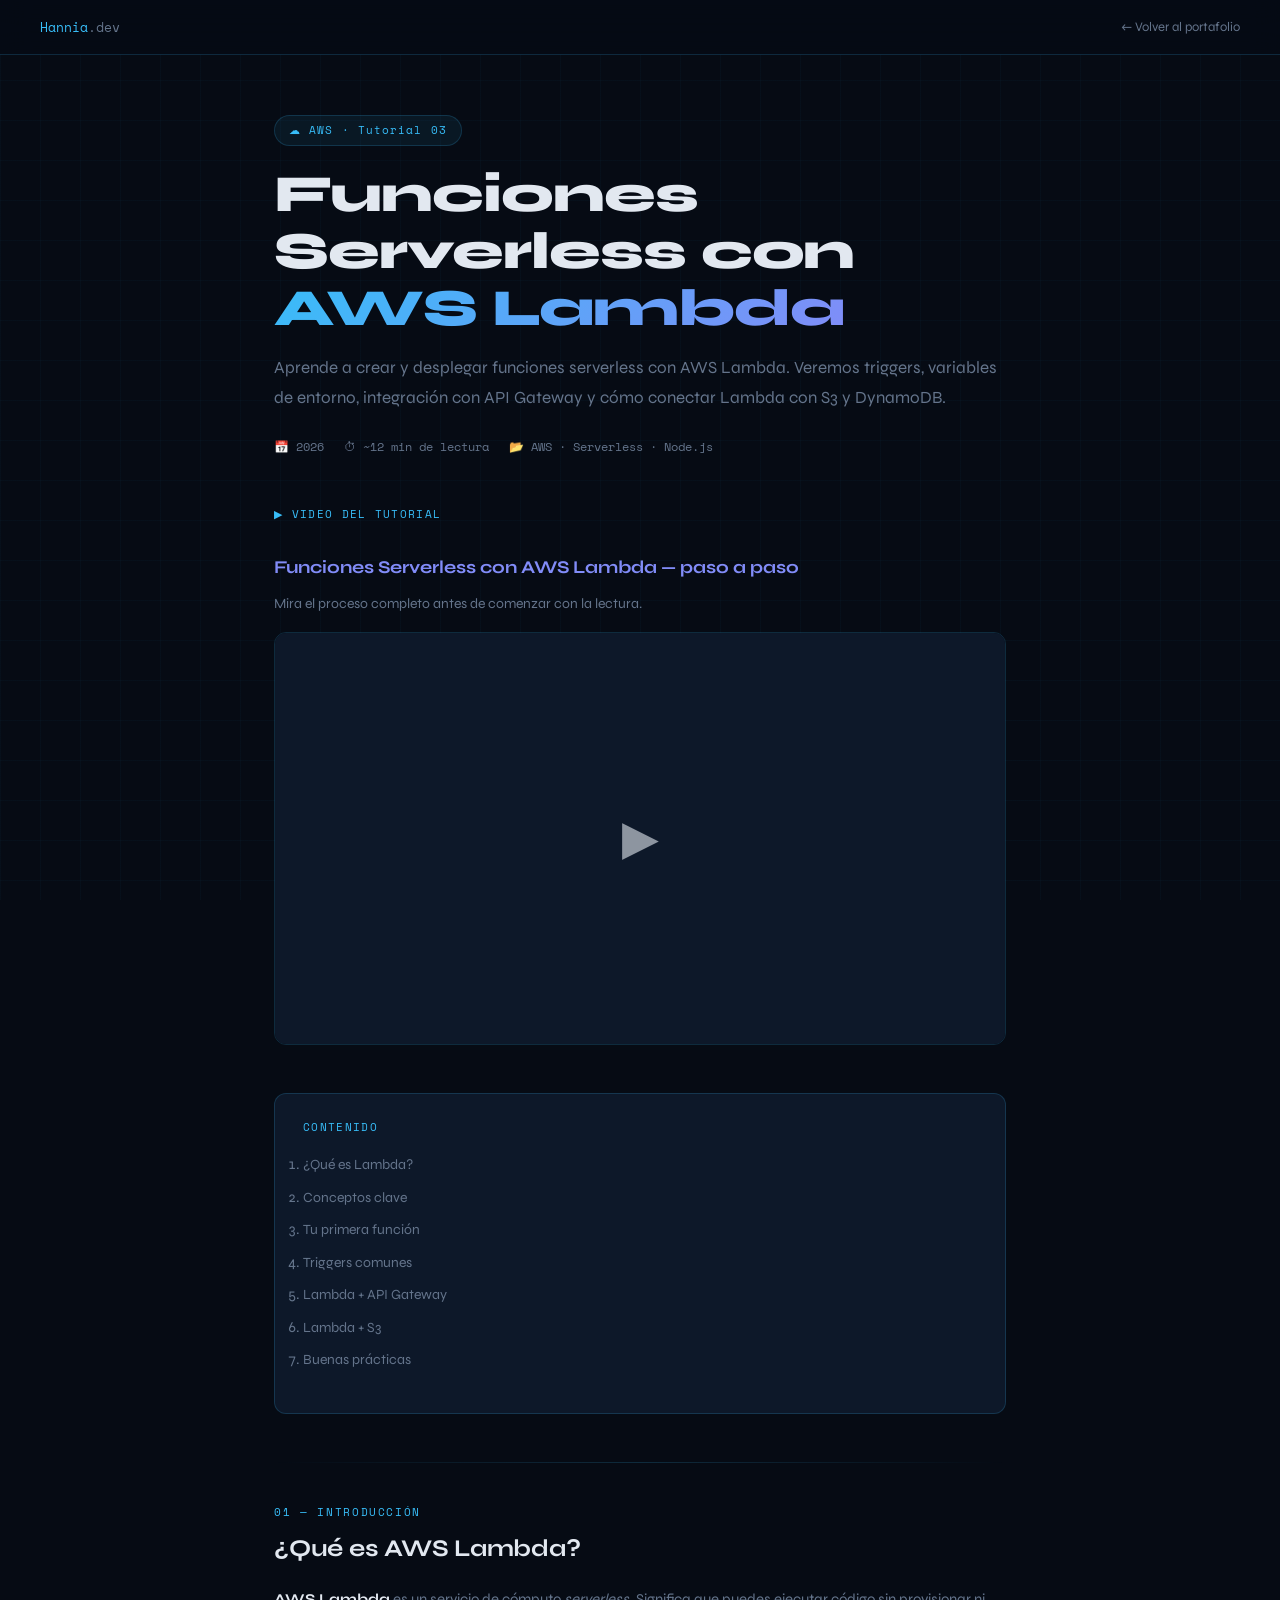
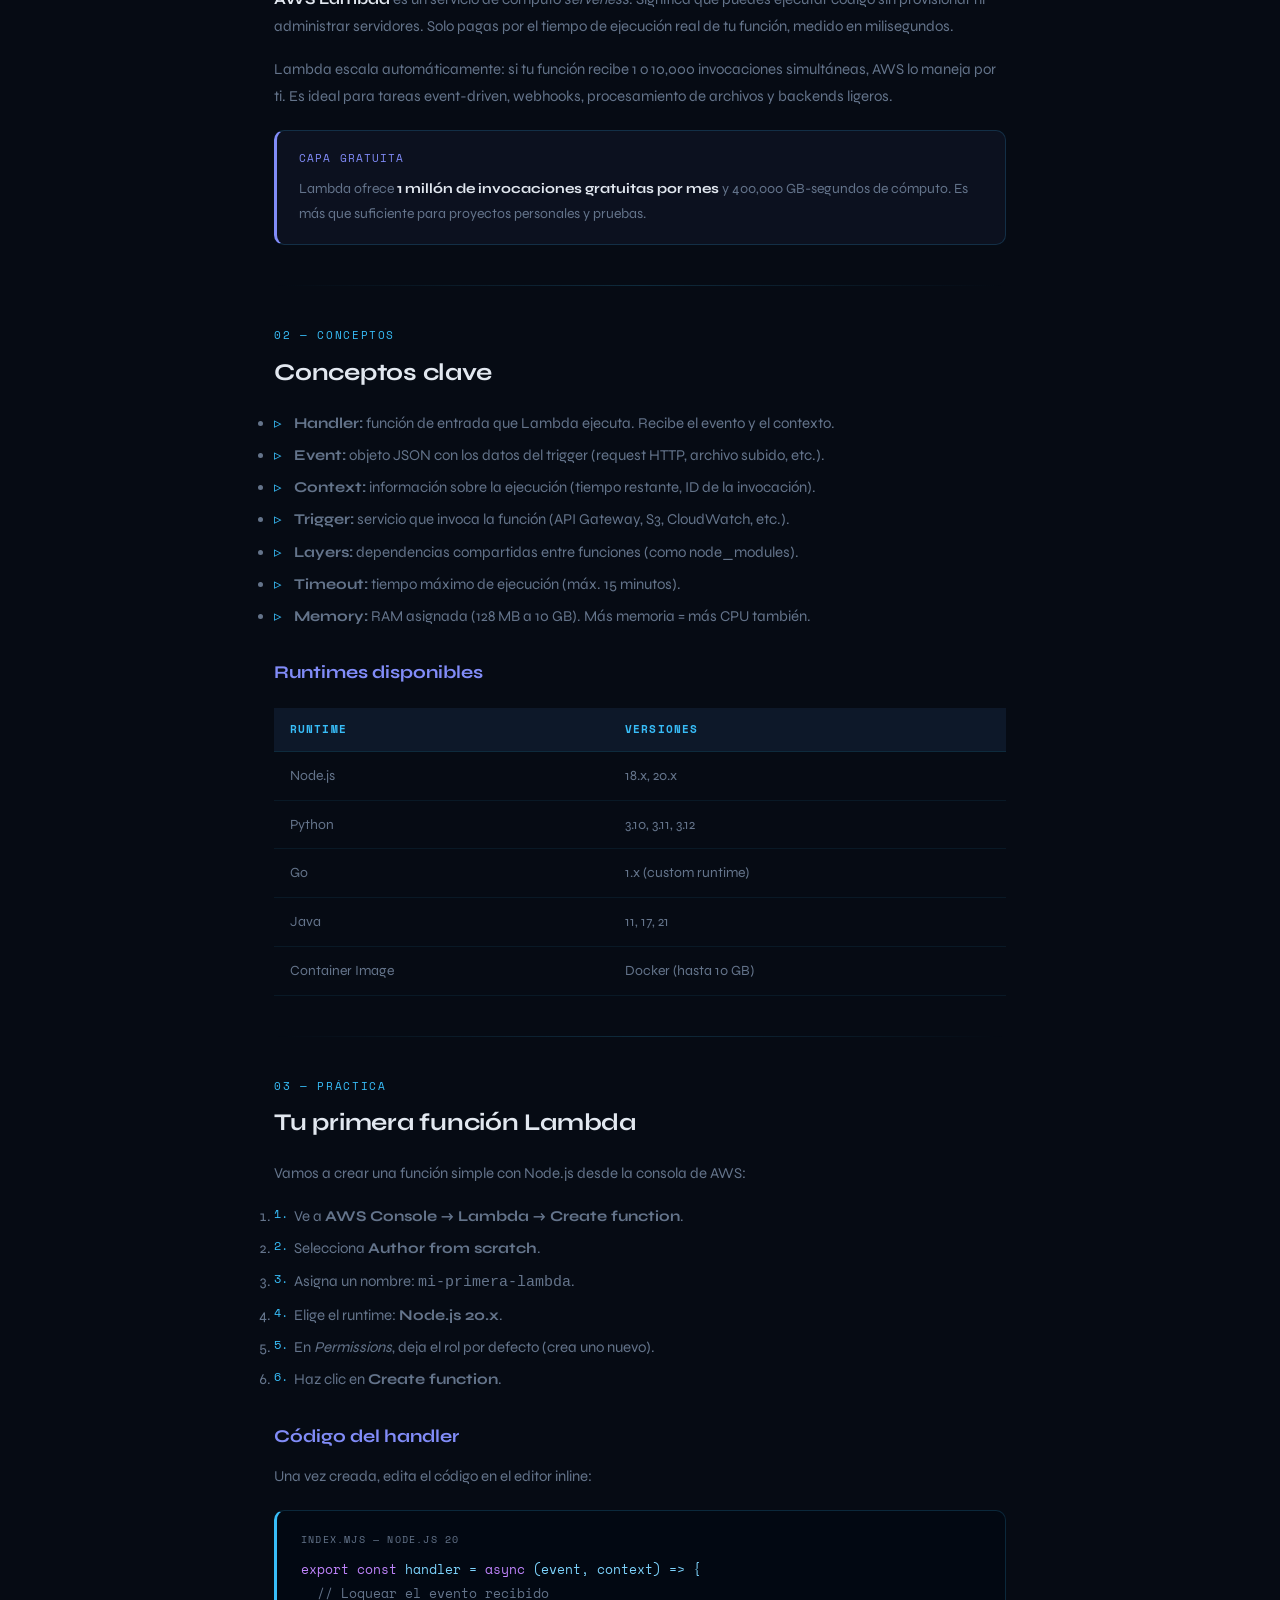
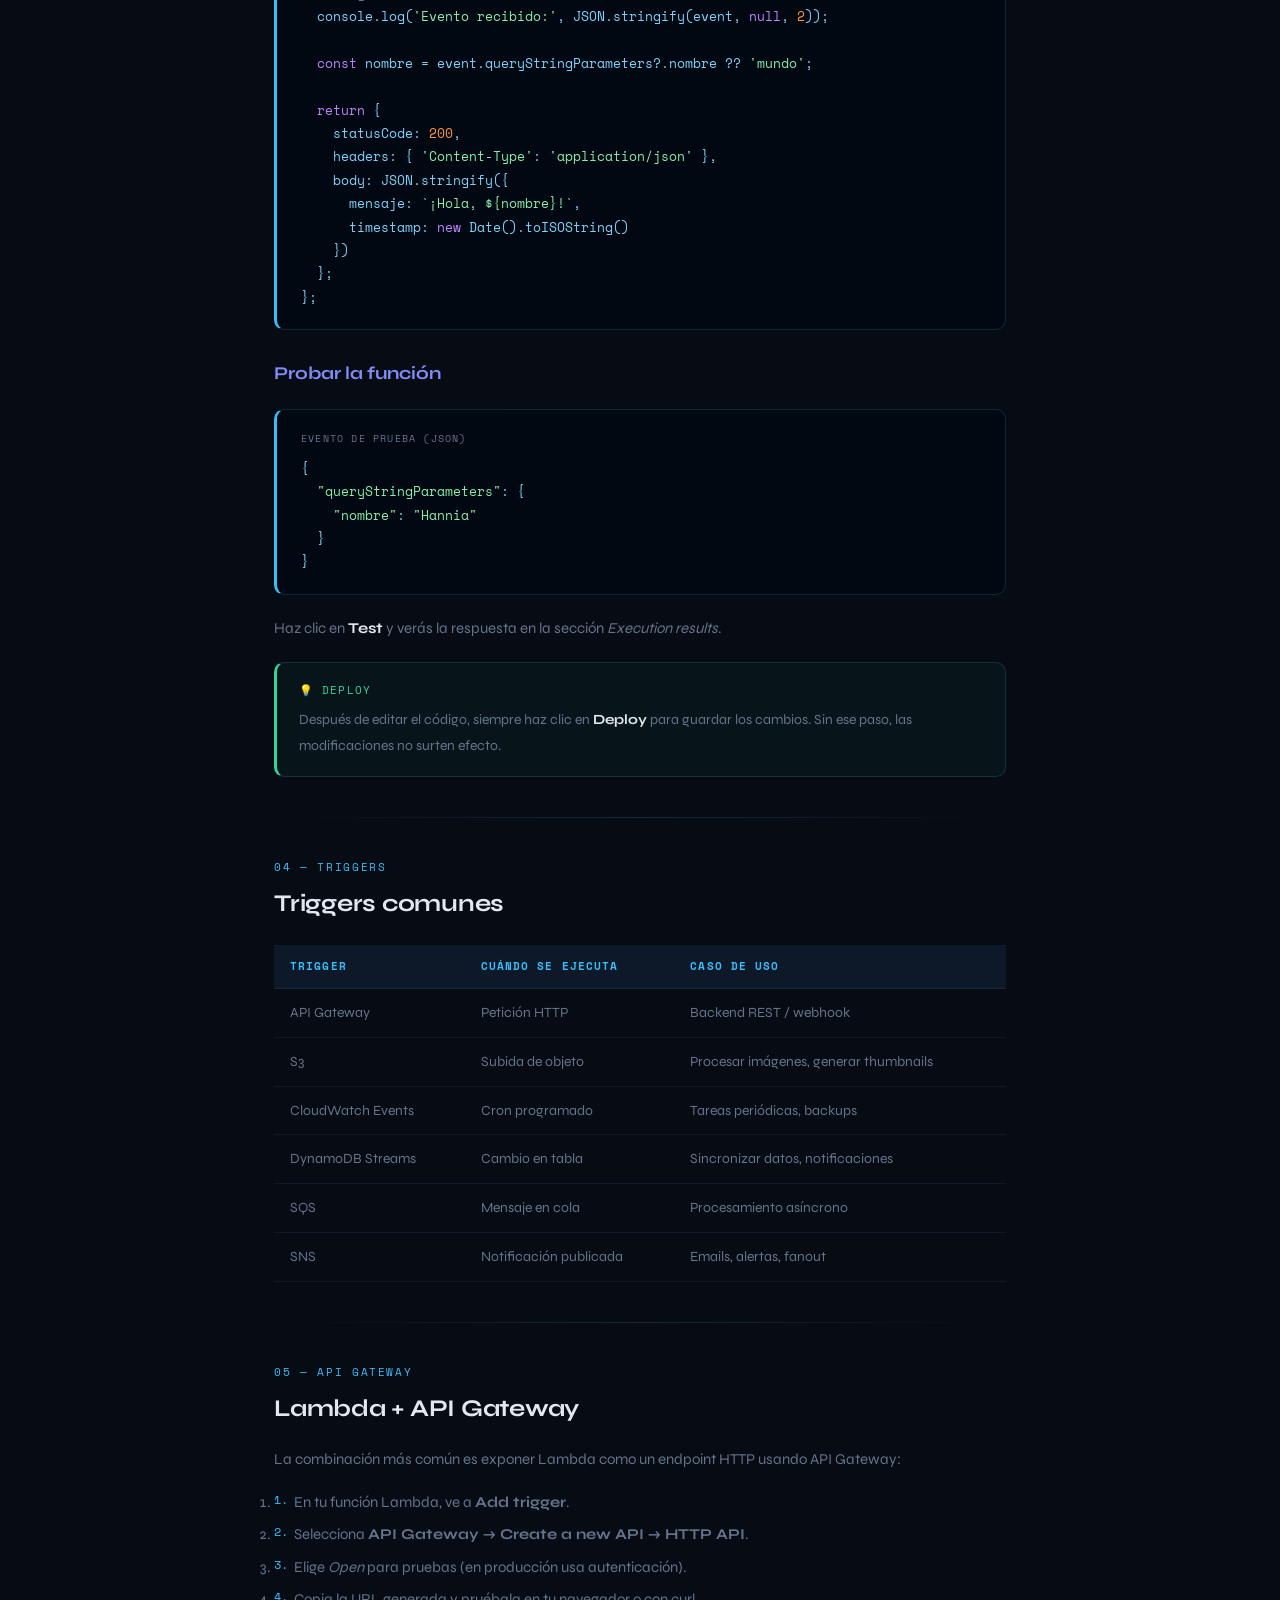
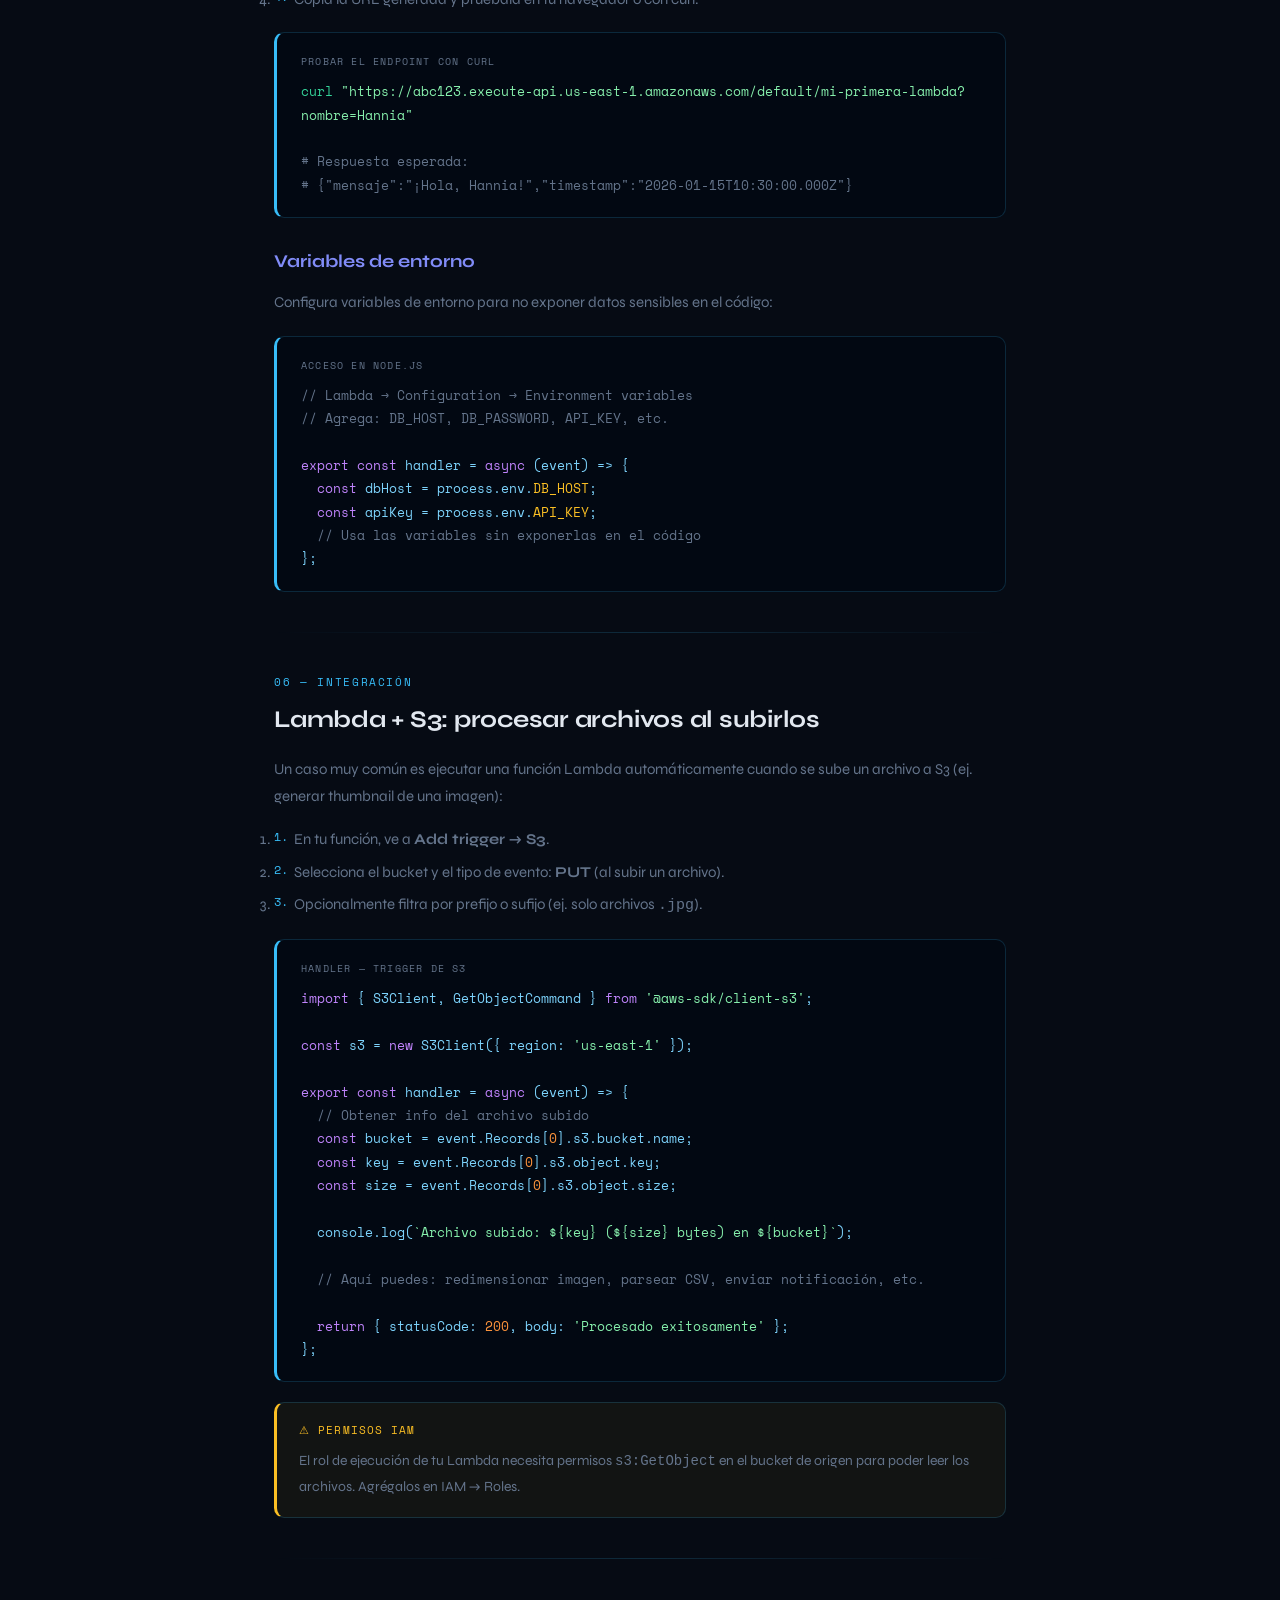
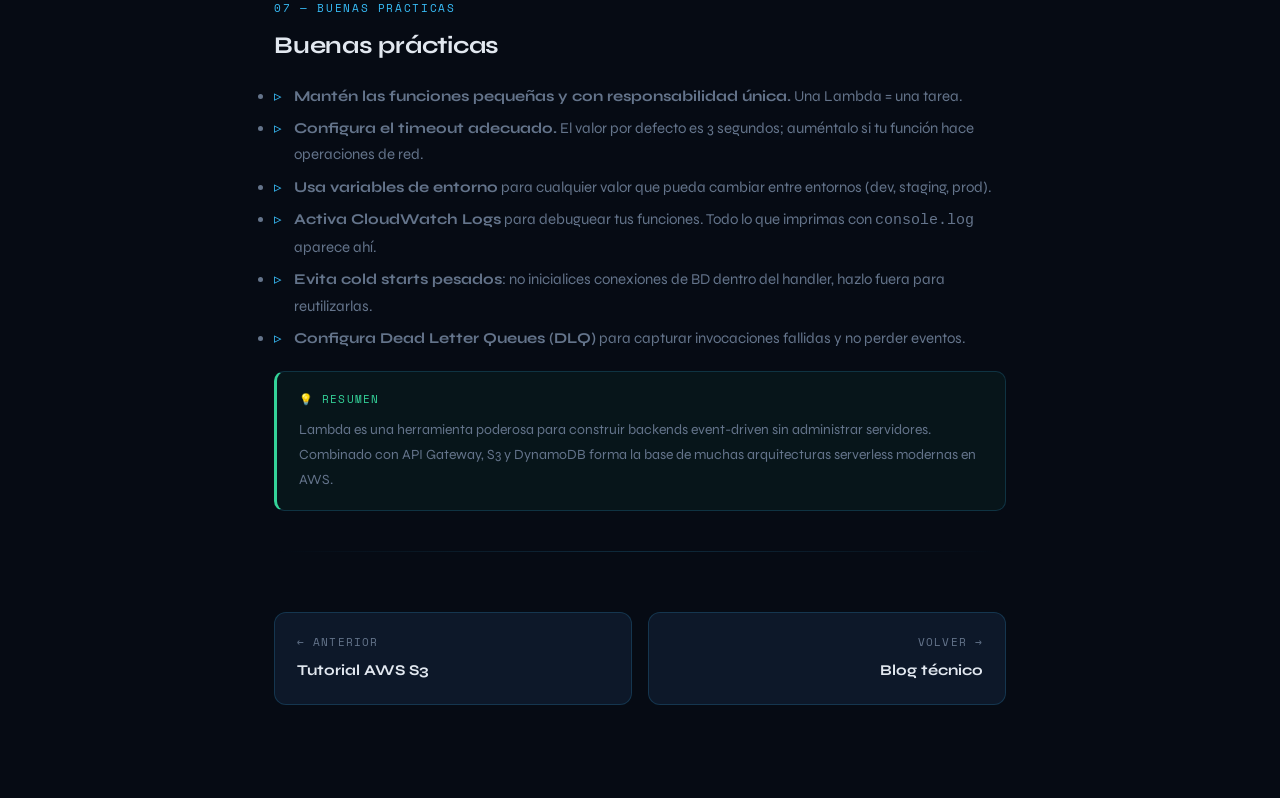
<file: blog/aws-lambda.html>
<!DOCTYPE html>
<html lang="es">
<head>
<meta charset="UTF-8">
<meta name="viewport" content="width=device-width, initial-scale=1.0">
<title>Tutorial AWS Lambda | Hannia.dev</title>
<link href="https://fonts.googleapis.com/css2?family=Space+Mono:wght@400;700&family=Syne:wght@400;600;700;800&display=swap" rel="stylesheet">
<style>
:root{
  --bg:#060b14;--surface:#0d1829;--surface2:#111f36;
  --accent:#38bdf8;--accent2:#818cf8;--green:#34d399;
  --text:#e2e8f0;--muted:#64748b;--border:rgba(56,189,248,.18);
}
*,*::before,*::after{box-sizing:border-box;margin:0;padding:0}
html{scroll-behavior:smooth}
body{font-family:'Syne',sans-serif;background:var(--bg);color:var(--text);line-height:1.7}
a{color:var(--accent);text-decoration:none}
a:hover{text-decoration:underline}
body::before{content:'';position:fixed;inset:0;
  background-image:linear-gradient(rgba(56,189,248,.03) 1px,transparent 1px),
  linear-gradient(90deg,rgba(56,189,248,.03) 1px,transparent 1px);
  background-size:40px 40px;pointer-events:none;z-index:0}
.topbar{position:sticky;top:0;z-index:100;display:flex;align-items:center;
  justify-content:space-between;padding:16px 40px;
  background:rgba(6,11,20,.9);backdrop-filter:blur(14px);border-bottom:1px solid var(--border)}
.topbar-logo{font-family:'Space Mono',monospace;font-size:13px;color:var(--accent)}
.topbar-logo span{color:var(--muted)}
.back-link{font-size:13px;color:var(--muted);display:flex;align-items:center;gap:6px;transition:color .2s}
.back-link:hover{color:var(--accent);text-decoration:none}
.page{position:relative;z-index:1;max-width:780px;margin:0 auto;padding:60px 24px 100px}
.article-meta{margin-bottom:48px}
.article-category{display:inline-flex;align-items:center;gap:8px;border:1px solid var(--border);
  border-radius:999px;padding:5px 14px;font-family:'Space Mono',monospace;
  font-size:11px;letter-spacing:.1em;color:var(--accent);
  background:rgba(56,189,248,.07);margin-bottom:20px}
.article-title{font-size:clamp(32px,5vw,52px);font-weight:800;
  letter-spacing:-.02em;line-height:1.1;margin-bottom:16px}
.article-title .hl{background:linear-gradient(135deg,var(--accent),var(--accent2));
  -webkit-background-clip:text;-webkit-text-fill-color:transparent;background-clip:text}
.article-desc{font-size:17px;color:var(--muted);line-height:1.75;margin-bottom:24px}
.article-info{display:flex;gap:20px;flex-wrap:wrap;font-family:'Space Mono',monospace;font-size:12px;color:var(--muted)}
.divider{height:1px;background:linear-gradient(90deg,transparent,var(--border),transparent);margin:40px 0}
.section-num{font-family:'Space Mono',monospace;font-size:11px;letter-spacing:.15em;color:var(--accent);text-transform:uppercase;margin-bottom:8px}
h2{font-size:24px;font-weight:700;margin-bottom:16px;letter-spacing:-.01em}
h3{font-size:18px;font-weight:700;margin:28px 0 12px;color:var(--accent2)}
p{font-size:15px;color:var(--muted);line-height:1.8;margin-bottom:16px}
p strong{color:var(--text)}
ul,ol{padding-left:0;margin-bottom:16px}
li{font-size:15px;color:var(--muted);line-height:1.75;padding-left:20px;position:relative;margin-bottom:6px}
li::before{content:'▹';position:absolute;left:0;color:var(--accent)}
ol{counter-reset:ol}
ol li::before{content:counter(ol,decimal)'.';counter-increment:ol;color:var(--accent);font-family:'Space Mono',monospace;font-size:12px}
.code-block{background:#020812;border:1px solid var(--border);border-left:3px solid var(--accent);
  border-radius:10px;padding:20px 24px;margin:20px 0;overflow-x:auto}
.code-block .cb-label{font-family:'Space Mono',monospace;font-size:10px;
  letter-spacing:.12em;color:var(--muted);text-transform:uppercase;margin-bottom:10px}
pre{font-family:'Space Mono',monospace;font-size:13px;color:#7dd3fc;line-height:1.8;white-space:pre-wrap}
pre .cmd{color:#34d399}
pre .comment{color:var(--muted)}
pre .flag{color:#f0abfc}
pre .arg{color:#fbbf24}
pre .str{color:#86efac}
pre .kw{color:#c084fc}
pre .num{color:#fb923c}
.callout{border:1px solid var(--border);border-left:3px solid var(--green);
  border-radius:10px;padding:18px 22px;margin:20px 0;background:rgba(52,211,153,.05)}
.callout.warn{border-left-color:#fbbf24;background:rgba(251,191,36,.05)}
.callout.info{border-left-color:var(--accent2);background:rgba(129,140,248,.05)}
.callout-label{font-family:'Space Mono',monospace;font-size:11px;text-transform:uppercase;letter-spacing:.1em;margin-bottom:8px}
.callout-label.tip{color:var(--green)}
.callout-label.warn{color:#fbbf24}
.callout-label.info{color:var(--accent2)}
.callout p{margin:0;font-size:14px}
.table-wrap{overflow-x:auto;margin:20px 0}
table{width:100%;border-collapse:collapse;font-size:14px}
th{background:var(--surface);color:var(--accent);font-family:'Space Mono',monospace;
  font-size:11px;text-transform:uppercase;letter-spacing:.1em;
  padding:12px 16px;text-align:left;border-bottom:1px solid var(--border)}
td{padding:12px 16px;color:var(--muted);border-bottom:1px solid rgba(56,189,248,.08)}
tr:hover td{background:var(--surface);color:var(--text)}
.toc{background:var(--surface);border:1px solid var(--border);border-radius:12px;padding:24px 28px;margin-bottom:48px}
.toc-title{font-family:'Space Mono',monospace;font-size:11px;text-transform:uppercase;letter-spacing:.12em;color:var(--accent);margin-bottom:14px}
.toc ol{counter-reset:toc}
.toc li{counter-increment:toc;padding-left:0}
.toc li::before{content:none}
.toc a{color:var(--muted);font-size:14px;transition:color .2s}
.toc a:hover{color:var(--accent);text-decoration:none}
.post-nav{display:flex;justify-content:space-between;gap:16px;flex-wrap:wrap;margin-top:60px}
.post-nav-card{flex:1;min-width:200px;background:var(--surface);border:1px solid var(--border);
  border-radius:12px;padding:20px 22px;transition:border-color .2s,transform .2s}
.post-nav-card:hover{border-color:var(--accent);transform:translateY(-3px);text-decoration:none}
.post-nav-dir{font-family:'Space Mono',monospace;font-size:11px;color:var(--muted);text-transform:uppercase;letter-spacing:.1em;margin-bottom:6px}
.post-nav-title{font-size:15px;font-weight:700;color:var(--text)}
.post-nav-card.next{text-align:right}
/* video */
.video-section{margin-bottom:48px}
.video-label{font-family:'Space Mono',monospace;font-size:11px;
  text-transform:uppercase;letter-spacing:.12em;color:var(--accent);margin-bottom:10px}
.video-title{font-size:18px;font-weight:700;margin-bottom:8px}
.video-desc{font-size:14px;color:var(--muted);margin-bottom:16px}
.video-wrapper{position:relative;padding-bottom:56.25%;height:0;
  overflow:hidden;border-radius:12px;border:1px solid var(--border)}
.video-wrapper iframe{position:absolute;top:0;left:0;width:100%;height:100%}
.video-placeholder{position:absolute;inset:0;display:flex;flex-direction:column;
  align-items:center;justify-content:center;gap:12px;background:var(--surface)}
.video-placeholder-icon{font-size:48px;opacity:.6}
.video-placeholder p{font-size:13px;color:var(--muted);text-align:center;max-width:280px}
.video-placeholder code{font-family:'Space Mono',monospace;font-size:11px;
  background:var(--surface2);border:1px solid var(--border);
  border-radius:4px;padding:2px 8px;color:var(--accent)}
</style>
</head>
<body>

<nav class="topbar">
  <div class="topbar-logo">Hannia<span>.dev</span></div>
  <a href="../index.html" class="back-link">← Volver al portafolio</a>
</nav>

<main class="page">

  <div class="article-meta">
    <div class="article-category">☁ AWS · Tutorial 03</div>
    <h1 class="article-title">Funciones Serverless con<br><span class="hl">AWS Lambda</span></h1>
    <p class="article-desc">
      Aprende a crear y desplegar funciones serverless con AWS Lambda.
      Veremos triggers, variables de entorno, integración con API Gateway
      y cómo conectar Lambda con S3 y DynamoDB.
    </p>
    <div class="article-info">
      <span>📅 2026</span>
      <span>⏱ ~12 min de lectura</span>
      <span>📂 AWS · Serverless · Node.js</span>
    </div>
  </div>

  <!-- VIDEO -->
  <div class="video-section">
    <div class="video-label">▶ Video del tutorial</div>
    <h3 class="video-title">Funciones Serverless con AWS Lambda — paso a paso</h3>
    <p class="video-desc">Mira el proceso completo antes de comenzar con la lectura.</p>
    <div class="video-wrapper">
      <!--
        INSTRUCCIONES: Reemplaza el div.video-placeholder por tu iframe.
        Ejemplo:
        <iframe
          src="https://www.youtube.com/embed/ID_DEL_VIDEO"
          title="Tutorial AWS Lambda"
          frameborder="0"
          allowfullscreen>
        </iframe>
      -->
      <div class="video-placeholder">
        <div class="video-placeholder-icon">▶</div>
      </div>
    </div>
  </div>

  <div class="toc">
    <div class="toc-title">Contenido</div>
    <ol>
      <li><a href="#intro">¿Qué es Lambda?</a></li>
      <li><a href="#conceptos">Conceptos clave</a></li>
      <li><a href="#primera">Tu primera función</a></li>
      <li><a href="#triggers">Triggers comunes</a></li>
      <li><a href="#api">Lambda + API Gateway</a></li>
      <li><a href="#s3">Lambda + S3</a></li>
      <li><a href="#buenas">Buenas prácticas</a></li>
    </ol>
  </div>

  <div class="divider"></div>

  <section id="intro">
    <div class="section-num">01 — Introducción</div>
    <h2>¿Qué es AWS Lambda?</h2>
    <p>
      <strong>AWS Lambda</strong> es un servicio de cómputo <em>serverless</em>. Significa que puedes
      ejecutar código sin provisionar ni administrar servidores. Solo pagas por el tiempo de ejecución
      real de tu función, medido en milisegundos.
    </p>
    <p>
      Lambda escala automáticamente: si tu función recibe 1 o 10,000 invocaciones simultáneas,
      AWS lo maneja por ti. Es ideal para tareas event-driven, webhooks, procesamiento de archivos
      y backends ligeros.
    </p>
    <div class="callout info">
      <div class="callout-label info">Capa gratuita</div>
      <p>Lambda ofrece <strong>1 millón de invocaciones gratuitas por mes</strong> y 400,000 GB-segundos de cómputo. Es más que suficiente para proyectos personales y pruebas.</p>
    </div>
  </section>

  <div class="divider"></div>

  <section id="conceptos">
    <div class="section-num">02 — Conceptos</div>
    <h2>Conceptos clave</h2>
    <ul>
      <li><strong>Handler:</strong> función de entrada que Lambda ejecuta. Recibe el evento y el contexto.</li>
      <li><strong>Event:</strong> objeto JSON con los datos del trigger (request HTTP, archivo subido, etc.).</li>
      <li><strong>Context:</strong> información sobre la ejecución (tiempo restante, ID de la invocación).</li>
      <li><strong>Trigger:</strong> servicio que invoca la función (API Gateway, S3, CloudWatch, etc.).</li>
      <li><strong>Layers:</strong> dependencias compartidas entre funciones (como node_modules).</li>
      <li><strong>Timeout:</strong> tiempo máximo de ejecución (máx. 15 minutos).</li>
      <li><strong>Memory:</strong> RAM asignada (128 MB a 10 GB). Más memoria = más CPU también.</li>
    </ul>

    <h3>Runtimes disponibles</h3>
    <div class="table-wrap">
      <table>
        <thead><tr><th>Runtime</th><th>Versiones</th></tr></thead>
        <tbody>
          <tr><td>Node.js</td><td>18.x, 20.x</td></tr>
          <tr><td>Python</td><td>3.10, 3.11, 3.12</td></tr>
          <tr><td>Go</td><td>1.x (custom runtime)</td></tr>
          <tr><td>Java</td><td>11, 17, 21</td></tr>
          <tr><td>Container Image</td><td>Docker (hasta 10 GB)</td></tr>
        </tbody>
      </table>
    </div>
  </section>

  <div class="divider"></div>

  <section id="primera">
    <div class="section-num">03 — Práctica</div>
    <h2>Tu primera función Lambda</h2>
    <p>Vamos a crear una función simple con Node.js desde la consola de AWS:</p>
    <ol>
      <li>Ve a <strong>AWS Console → Lambda → Create function</strong>.</li>
      <li>Selecciona <strong>Author from scratch</strong>.</li>
      <li>Asigna un nombre: <code>mi-primera-lambda</code>.</li>
      <li>Elige el runtime: <strong>Node.js 20.x</strong>.</li>
      <li>En <em>Permissions</em>, deja el rol por defecto (crea uno nuevo).</li>
      <li>Haz clic en <strong>Create function</strong>.</li>
    </ol>

    <h3>Código del handler</h3>
    <p>Una vez creada, edita el código en el editor inline:</p>
    <div class="code-block">
      <div class="cb-label">index.mjs — Node.js 20</div>
      <pre><span class="kw">export const</span> handler = <span class="kw">async</span> (event, context) => {
  <span class="comment">// Loguear el evento recibido</span>
  console.log(<span class="str">'Evento recibido:'</span>, JSON.stringify(event, <span class="kw">null</span>, <span class="num">2</span>));

  <span class="kw">const</span> nombre = event.queryStringParameters?.nombre ?? <span class="str">'mundo'</span>;

  <span class="kw">return</span> {
    statusCode: <span class="num">200</span>,
    headers: { <span class="str">'Content-Type'</span>: <span class="str">'application/json'</span> },
    body: JSON.stringify({
      mensaje: <span class="str">`¡Hola, ${nombre}!`</span>,
      timestamp: <span class="kw">new</span> Date().toISOString()
    })
  };
};</pre>
    </div>

    <h3>Probar la función</h3>
    <div class="code-block">
      <div class="cb-label">Evento de prueba (JSON)</div>
      <pre>{
  <span class="str">"queryStringParameters"</span>: {
    <span class="str">"nombre"</span>: <span class="str">"Hannia"</span>
  }
}</pre>
    </div>
    <p>Haz clic en <strong>Test</strong> y verás la respuesta en la sección <em>Execution results</em>.</p>
    <div class="callout tip">
      <div class="callout-label tip">💡 Deploy</div>
      <p>Después de editar el código, siempre haz clic en <strong>Deploy</strong> para guardar los cambios. Sin ese paso, las modificaciones no surten efecto.</p>
    </div>
  </section>

  <div class="divider"></div>

  <section id="triggers">
    <div class="section-num">04 — Triggers</div>
    <h2>Triggers comunes</h2>
    <div class="table-wrap">
      <table>
        <thead><tr><th>Trigger</th><th>Cuándo se ejecuta</th><th>Caso de uso</th></tr></thead>
        <tbody>
          <tr><td>API Gateway</td><td>Petición HTTP</td><td>Backend REST / webhook</td></tr>
          <tr><td>S3</td><td>Subida de objeto</td><td>Procesar imágenes, generar thumbnails</td></tr>
          <tr><td>CloudWatch Events</td><td>Cron programado</td><td>Tareas periódicas, backups</td></tr>
          <tr><td>DynamoDB Streams</td><td>Cambio en tabla</td><td>Sincronizar datos, notificaciones</td></tr>
          <tr><td>SQS</td><td>Mensaje en cola</td><td>Procesamiento asíncrono</td></tr>
          <tr><td>SNS</td><td>Notificación publicada</td><td>Emails, alertas, fanout</td></tr>
        </tbody>
      </table>
    </div>
  </section>

  <div class="divider"></div>

  <section id="api">
    <div class="section-num">05 — API Gateway</div>
    <h2>Lambda + API Gateway</h2>
    <p>La combinación más común es exponer Lambda como un endpoint HTTP usando API Gateway:</p>
    <ol>
      <li>En tu función Lambda, ve a <strong>Add trigger</strong>.</li>
      <li>Selecciona <strong>API Gateway → Create a new API → HTTP API</strong>.</li>
      <li>Elige <em>Open</em> para pruebas (en producción usa autenticación).</li>
      <li>Copia la URL generada y pruébala en tu navegador o con curl.</li>
    </ol>
    <div class="code-block">
      <div class="cb-label">Probar el endpoint con curl</div>
      <pre><span class="cmd">curl</span> <span class="str">"https://abc123.execute-api.us-east-1.amazonaws.com/default/mi-primera-lambda?nombre=Hannia"</span>

<span class="comment"># Respuesta esperada:</span>
<span class="comment"># {"mensaje":"¡Hola, Hannia!","timestamp":"2026-01-15T10:30:00.000Z"}</span></pre>
    </div>

    <h3>Variables de entorno</h3>
    <p>Configura variables de entorno para no exponer datos sensibles en el código:</p>
    <div class="code-block">
      <div class="cb-label">Acceso en Node.js</div>
      <pre><span class="comment">// Lambda → Configuration → Environment variables</span>
<span class="comment">// Agrega: DB_HOST, DB_PASSWORD, API_KEY, etc.</span>

<span class="kw">export const</span> handler = <span class="kw">async</span> (event) => {
  <span class="kw">const</span> dbHost = process.env.<span class="arg">DB_HOST</span>;
  <span class="kw">const</span> apiKey = process.env.<span class="arg">API_KEY</span>;
  <span class="comment">// Usa las variables sin exponerlas en el código</span>
};</pre>
    </div>
  </section>

  <div class="divider"></div>

  <section id="s3">
    <div class="section-num">06 — Integración</div>
    <h2>Lambda + S3: procesar archivos al subirlos</h2>
    <p>Un caso muy común es ejecutar una función Lambda automáticamente cuando se sube un archivo a S3 (ej. generar thumbnail de una imagen):</p>
    <ol>
      <li>En tu función, ve a <strong>Add trigger → S3</strong>.</li>
      <li>Selecciona el bucket y el tipo de evento: <strong>PUT</strong> (al subir un archivo).</li>
      <li>Opcionalmente filtra por prefijo o sufijo (ej. solo archivos <code>.jpg</code>).</li>
    </ol>
    <div class="code-block">
      <div class="cb-label">Handler — trigger de S3</div>
      <pre><span class="kw">import</span> { S3Client, GetObjectCommand } <span class="kw">from</span> <span class="str">'@aws-sdk/client-s3'</span>;

<span class="kw">const</span> s3 = <span class="kw">new</span> S3Client({ region: <span class="str">'us-east-1'</span> });

<span class="kw">export const</span> handler = <span class="kw">async</span> (event) => {
  <span class="comment">// Obtener info del archivo subido</span>
  <span class="kw">const</span> bucket = event.Records[<span class="num">0</span>].s3.bucket.name;
  <span class="kw">const</span> key = event.Records[<span class="num">0</span>].s3.object.key;
  <span class="kw">const</span> size = event.Records[<span class="num">0</span>].s3.object.size;

  console.log(<span class="str">`Archivo subido: ${key} (${size} bytes) en ${bucket}`</span>);

  <span class="comment">// Aquí puedes: redimensionar imagen, parsear CSV, enviar notificación, etc.</span>

  <span class="kw">return</span> { statusCode: <span class="num">200</span>, body: <span class="str">'Procesado exitosamente'</span> };
};</pre>
    </div>
    <div class="callout warn">
      <div class="callout-label warn">⚠ Permisos IAM</div>
      <p>El rol de ejecución de tu Lambda necesita permisos <code>s3:GetObject</code> en el bucket de origen para poder leer los archivos. Agrégalos en IAM → Roles.</p>
    </div>
  </section>

  <div class="divider"></div>

  <section id="buenas">
    <div class="section-num">07 — Buenas prácticas</div>
    <h2>Buenas prácticas</h2>
    <ul>
      <li><strong>Mantén las funciones pequeñas y con responsabilidad única.</strong> Una Lambda = una tarea.</li>
      <li><strong>Configura el timeout adecuado.</strong> El valor por defecto es 3 segundos; auméntalo si tu función hace operaciones de red.</li>
      <li><strong>Usa variables de entorno</strong> para cualquier valor que pueda cambiar entre entornos (dev, staging, prod).</li>
      <li><strong>Activa CloudWatch Logs</strong> para debuguear tus funciones. Todo lo que imprimas con <code>console.log</code> aparece ahí.</li>
      <li><strong>Evita cold starts pesados</strong>: no inicialices conexiones de BD dentro del handler, hazlo fuera para reutilizarlas.</li>
      <li><strong>Configura Dead Letter Queues (DLQ)</strong> para capturar invocaciones fallidas y no perder eventos.</li>
    </ul>

    <div class="callout tip">
      <div class="callout-label tip">💡 Resumen</div>
      <p>Lambda es una herramienta poderosa para construir backends event-driven sin administrar servidores. Combinado con API Gateway, S3 y DynamoDB forma la base de muchas arquitecturas serverless modernas en AWS.</p>
    </div>
  </section>

  <div class="divider"></div>

  <nav class="post-nav">
    <a href="aws-s3.html" class="post-nav-card">
      <div class="post-nav-dir">← Anterior</div>
      <div class="post-nav-title">Tutorial AWS S3</div>
    </a>
    <a href="../index.html#blog" class="post-nav-card next">
      <div class="post-nav-dir">Volver →</div>
      <div class="post-nav-title">Blog técnico</div>
    </a>
  </nav>

</main>
</body>
</html>
</file>
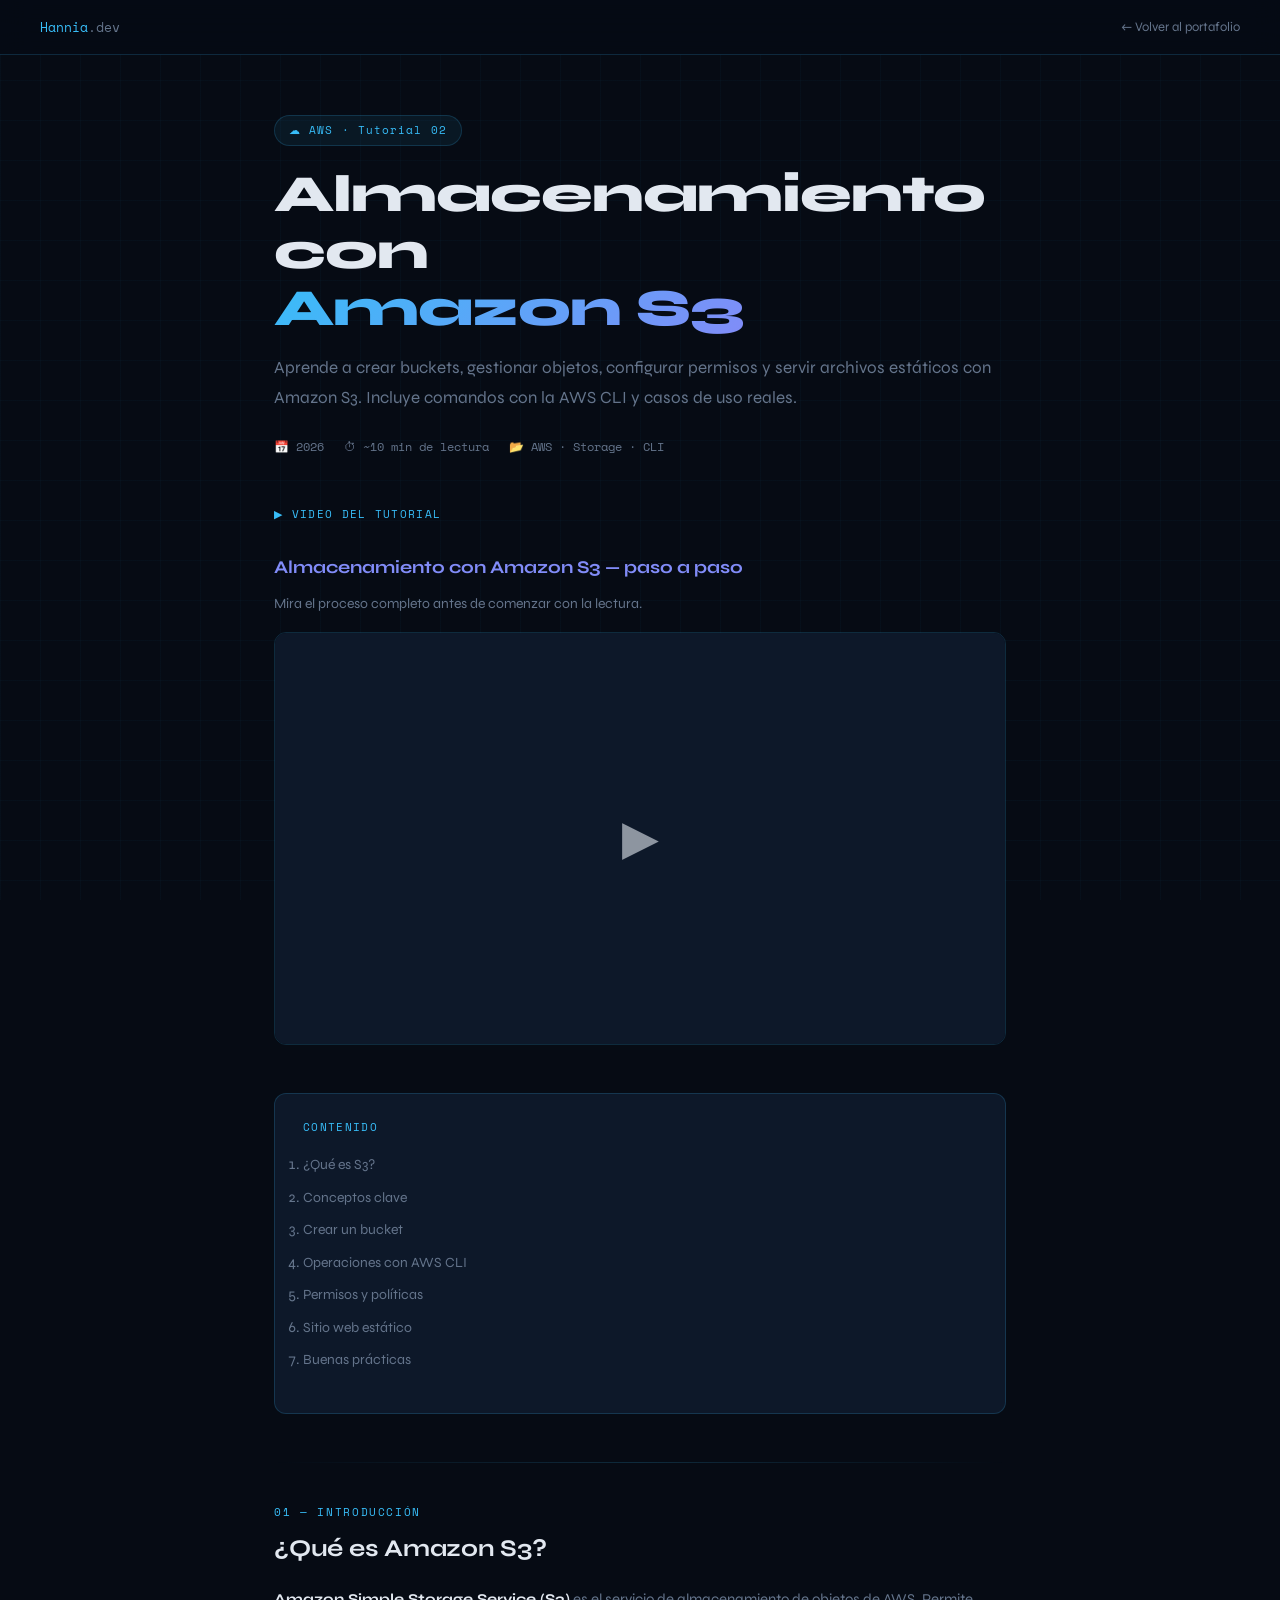
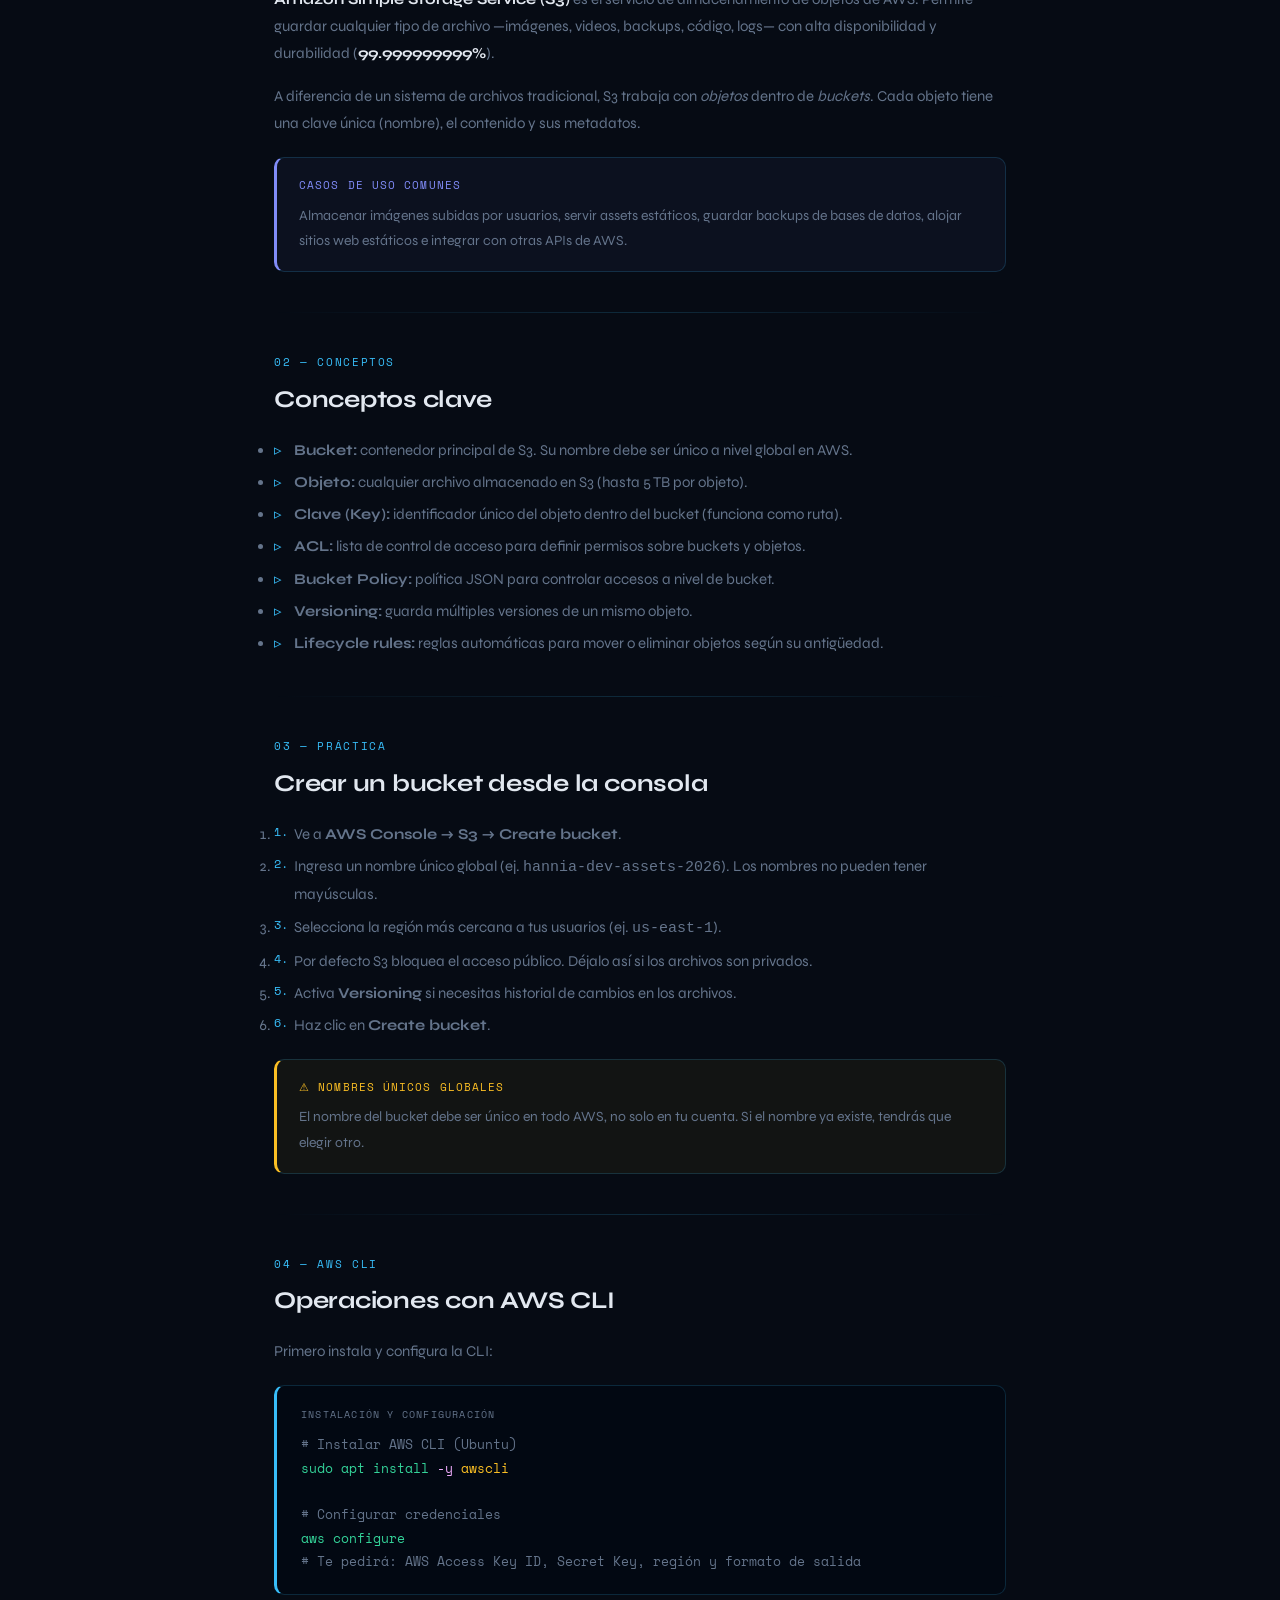
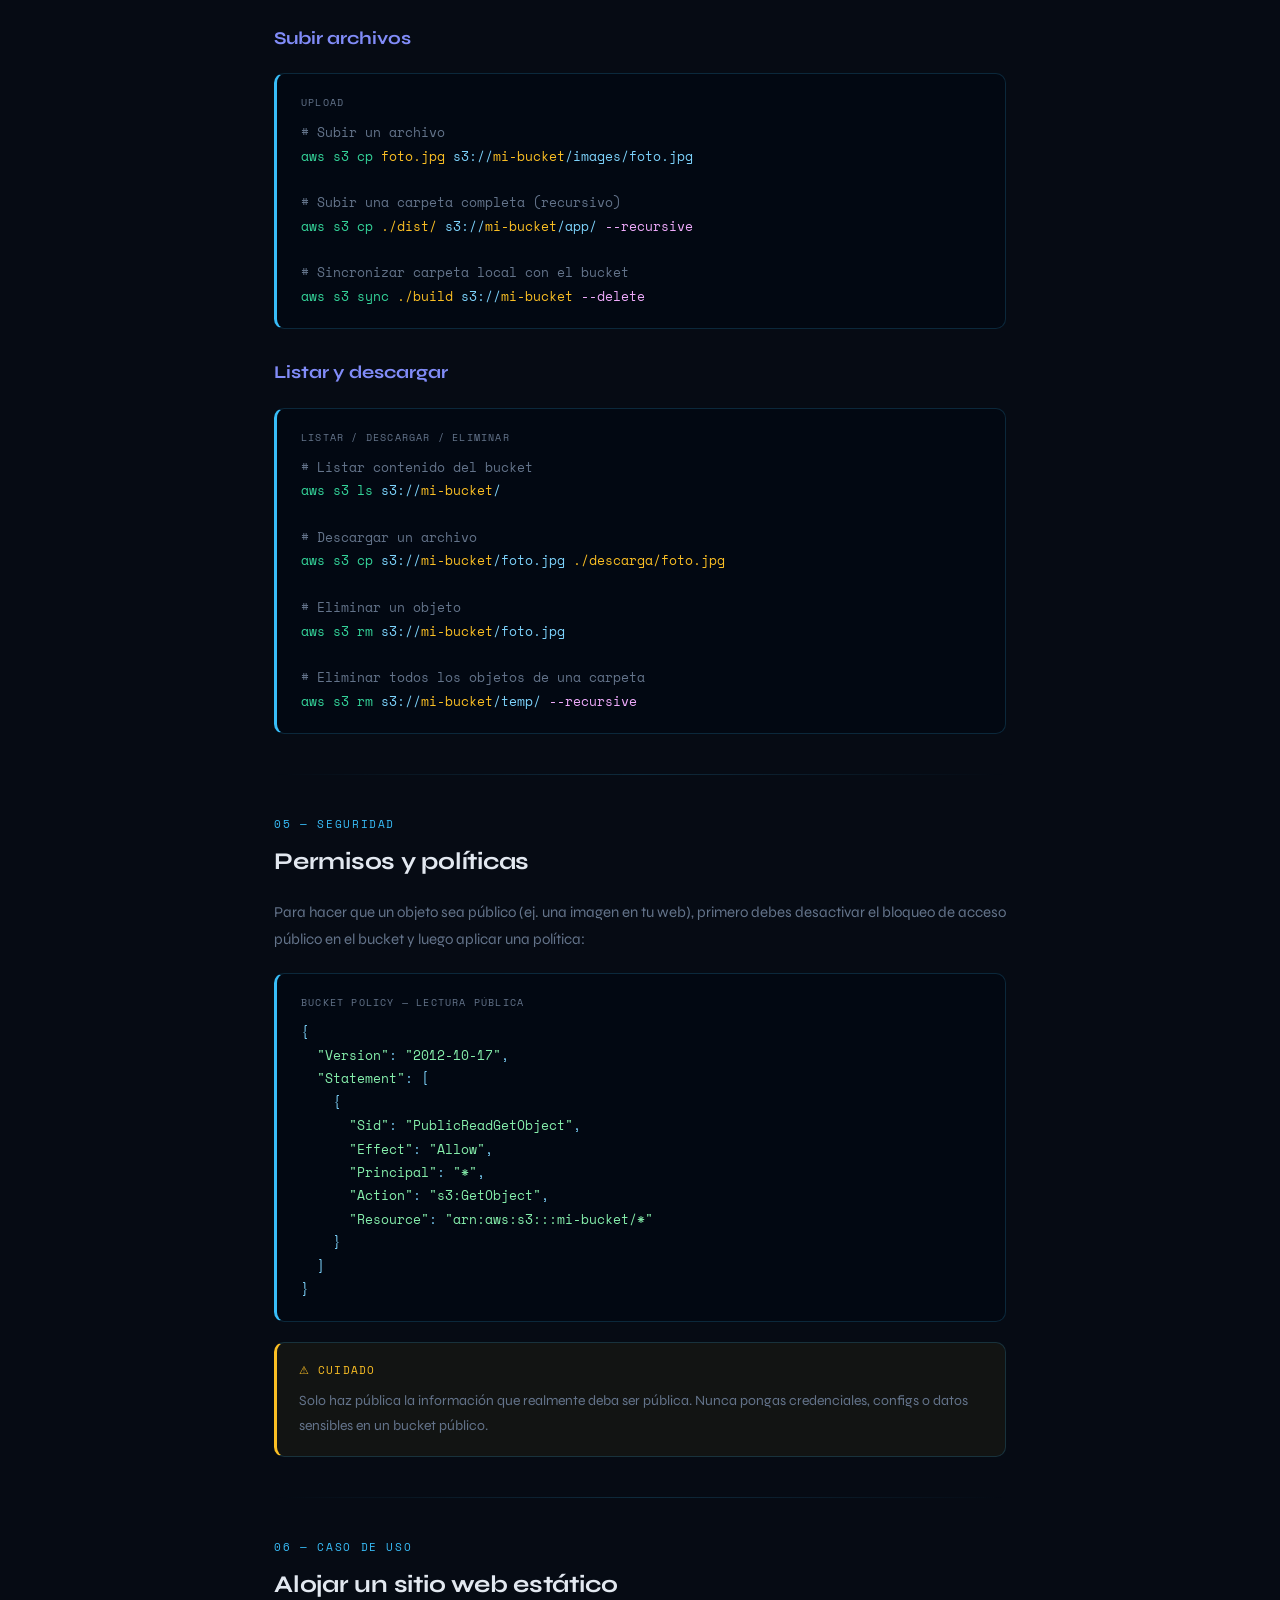
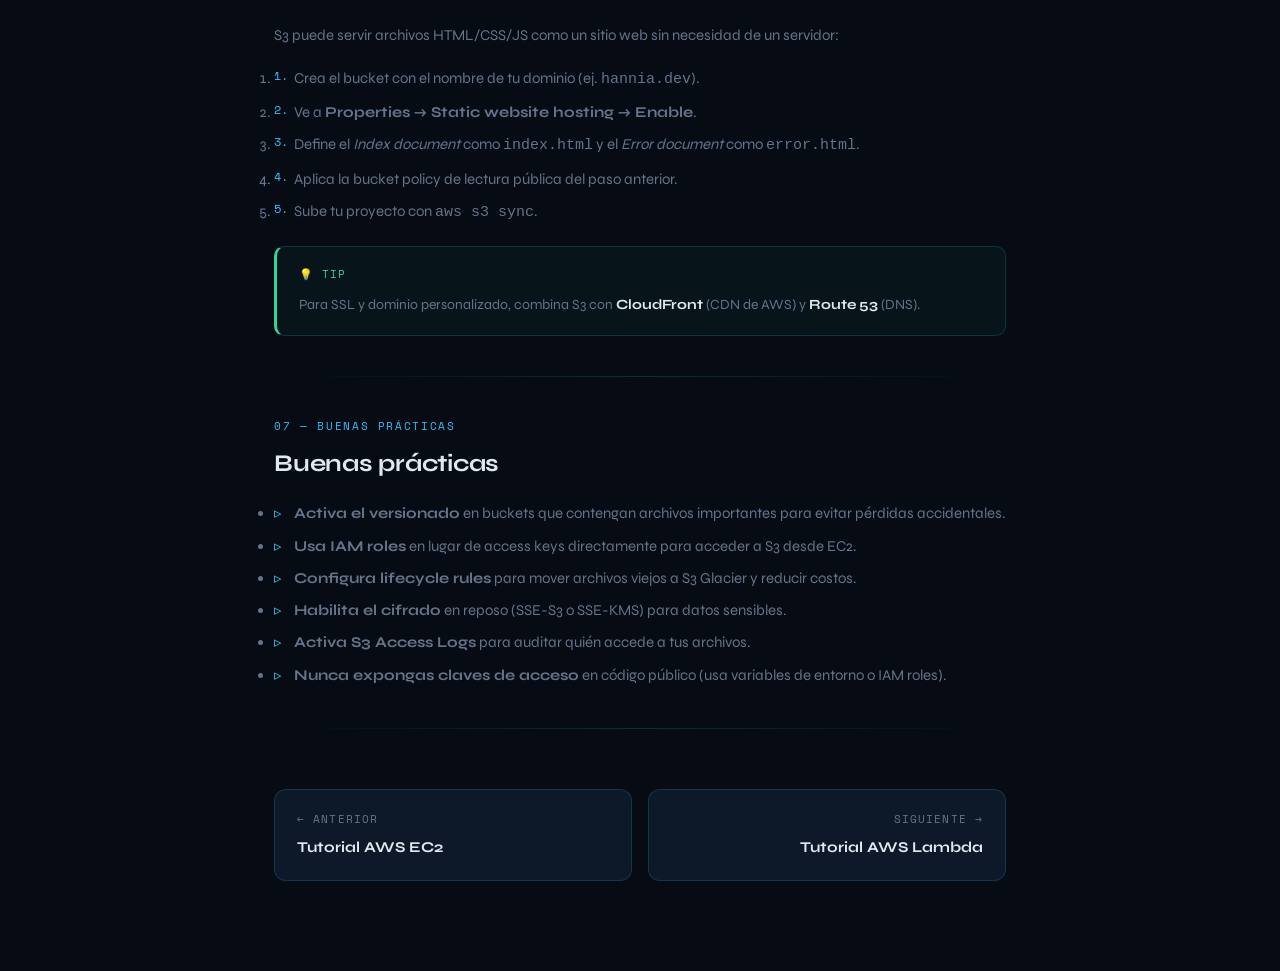
<file: blog/aws-s3.html>
<!DOCTYPE html>
<html lang="es">
<head>
<meta charset="UTF-8">
<meta name="viewport" content="width=device-width, initial-scale=1.0">
<title>Tutorial AWS S3 | Hannia.dev</title>
<link href="https://fonts.googleapis.com/css2?family=Space+Mono:wght@400;700&family=Syne:wght@400;600;700;800&display=swap" rel="stylesheet">
<style>
:root{
  --bg:#060b14;--surface:#0d1829;--surface2:#111f36;
  --accent:#38bdf8;--accent2:#818cf8;--green:#34d399;
  --text:#e2e8f0;--muted:#64748b;--border:rgba(56,189,248,.18);
}
*,*::before,*::after{box-sizing:border-box;margin:0;padding:0}
html{scroll-behavior:smooth}
body{font-family:'Syne',sans-serif;background:var(--bg);color:var(--text);line-height:1.7}
a{color:var(--accent);text-decoration:none}
a:hover{text-decoration:underline}
body::before{content:'';position:fixed;inset:0;
  background-image:linear-gradient(rgba(56,189,248,.03) 1px,transparent 1px),
  linear-gradient(90deg,rgba(56,189,248,.03) 1px,transparent 1px);
  background-size:40px 40px;pointer-events:none;z-index:0}
.topbar{position:sticky;top:0;z-index:100;display:flex;align-items:center;
  justify-content:space-between;padding:16px 40px;
  background:rgba(6,11,20,.9);backdrop-filter:blur(14px);
  border-bottom:1px solid var(--border)}
.topbar-logo{font-family:'Space Mono',monospace;font-size:13px;color:var(--accent)}
.topbar-logo span{color:var(--muted)}
.back-link{font-size:13px;color:var(--muted);display:flex;align-items:center;gap:6px;transition:color .2s}
.back-link:hover{color:var(--accent);text-decoration:none}
.page{position:relative;z-index:1;max-width:780px;margin:0 auto;padding:60px 24px 100px}
.article-meta{margin-bottom:48px}
.article-category{display:inline-flex;align-items:center;gap:8px;border:1px solid var(--border);
  border-radius:999px;padding:5px 14px;font-family:'Space Mono',monospace;
  font-size:11px;letter-spacing:.1em;color:var(--accent);
  background:rgba(56,189,248,.07);margin-bottom:20px}
.article-title{font-size:clamp(32px,5vw,52px);font-weight:800;
  letter-spacing:-.02em;line-height:1.1;margin-bottom:16px}
.article-title .hl{background:linear-gradient(135deg,var(--accent),var(--accent2));
  -webkit-background-clip:text;-webkit-text-fill-color:transparent;background-clip:text}
.article-desc{font-size:17px;color:var(--muted);line-height:1.75;margin-bottom:24px}
.article-info{display:flex;gap:20px;flex-wrap:wrap;font-family:'Space Mono',monospace;font-size:12px;color:var(--muted)}
.divider{height:1px;background:linear-gradient(90deg,transparent,var(--border),transparent);margin:40px 0}
.section-num{font-family:'Space Mono',monospace;font-size:11px;letter-spacing:.15em;color:var(--accent);text-transform:uppercase;margin-bottom:8px}
h2{font-size:24px;font-weight:700;margin-bottom:16px;letter-spacing:-.01em}
h3{font-size:18px;font-weight:700;margin:28px 0 12px;color:var(--accent2)}
p{font-size:15px;color:var(--muted);line-height:1.8;margin-bottom:16px}
p strong{color:var(--text)}
ul,ol{padding-left:0;margin-bottom:16px}
li{font-size:15px;color:var(--muted);line-height:1.75;padding-left:20px;position:relative;margin-bottom:6px}
li::before{content:'▹';position:absolute;left:0;color:var(--accent)}
ol{counter-reset:ol}
ol li::before{content:counter(ol,decimal)'.';counter-increment:ol;color:var(--accent);font-family:'Space Mono',monospace;font-size:12px}
.code-block{background:#020812;border:1px solid var(--border);border-left:3px solid var(--accent);
  border-radius:10px;padding:20px 24px;margin:20px 0;overflow-x:auto}
.code-block .cb-label{font-family:'Space Mono',monospace;font-size:10px;
  letter-spacing:.12em;color:var(--muted);text-transform:uppercase;margin-bottom:10px}
pre{font-family:'Space Mono',monospace;font-size:13px;color:#7dd3fc;line-height:1.8;white-space:pre-wrap}
pre .cmd{color:#34d399}
pre .comment{color:var(--muted)}
pre .flag{color:#f0abfc}
pre .arg{color:#fbbf24}
pre .str{color:#86efac}
.callout{border:1px solid var(--border);border-left:3px solid var(--green);
  border-radius:10px;padding:18px 22px;margin:20px 0;background:rgba(52,211,153,.05)}
.callout.warn{border-left-color:#fbbf24;background:rgba(251,191,36,.05)}
.callout.info{border-left-color:var(--accent2);background:rgba(129,140,248,.05)}
.callout-label{font-family:'Space Mono',monospace;font-size:11px;text-transform:uppercase;letter-spacing:.1em;margin-bottom:8px}
.callout-label.tip{color:var(--green)}
.callout-label.warn{color:#fbbf24}
.callout-label.info{color:var(--accent2)}
.callout p{margin:0;font-size:14px}
.table-wrap{overflow-x:auto;margin:20px 0}
table{width:100%;border-collapse:collapse;font-size:14px}
th{background:var(--surface);color:var(--accent);font-family:'Space Mono',monospace;
  font-size:11px;text-transform:uppercase;letter-spacing:.1em;
  padding:12px 16px;text-align:left;border-bottom:1px solid var(--border)}
td{padding:12px 16px;color:var(--muted);border-bottom:1px solid rgba(56,189,248,.08)}
tr:hover td{background:var(--surface);color:var(--text)}
.toc{background:var(--surface);border:1px solid var(--border);border-radius:12px;padding:24px 28px;margin-bottom:48px}
.toc-title{font-family:'Space Mono',monospace;font-size:11px;text-transform:uppercase;letter-spacing:.12em;color:var(--accent);margin-bottom:14px}
.toc ol{counter-reset:toc}
.toc li{counter-increment:toc;padding-left:0}
.toc li::before{content:none}
.toc a{color:var(--muted);font-size:14px;transition:color .2s}
.toc a:hover{color:var(--accent);text-decoration:none}
.post-nav{display:flex;justify-content:space-between;gap:16px;flex-wrap:wrap;margin-top:60px}
.post-nav-card{flex:1;min-width:200px;background:var(--surface);border:1px solid var(--border);
  border-radius:12px;padding:20px 22px;transition:border-color .2s,transform .2s}
.post-nav-card:hover{border-color:var(--accent);transform:translateY(-3px);text-decoration:none}
.post-nav-dir{font-family:'Space Mono',monospace;font-size:11px;color:var(--muted);text-transform:uppercase;letter-spacing:.1em;margin-bottom:6px}
.post-nav-title{font-size:15px;font-weight:700;color:var(--text)}
.post-nav-card.next{text-align:right}
/* video */
.video-section{margin-bottom:48px}
.video-label{font-family:'Space Mono',monospace;font-size:11px;
  text-transform:uppercase;letter-spacing:.12em;color:var(--accent);margin-bottom:10px}
.video-title{font-size:18px;font-weight:700;margin-bottom:8px}
.video-desc{font-size:14px;color:var(--muted);margin-bottom:16px}
.video-wrapper{position:relative;padding-bottom:56.25%;height:0;
  overflow:hidden;border-radius:12px;border:1px solid var(--border)}
.video-wrapper iframe{position:absolute;top:0;left:0;width:100%;height:100%}
.video-placeholder{position:absolute;inset:0;display:flex;flex-direction:column;
  align-items:center;justify-content:center;gap:12px;background:var(--surface)}
.video-placeholder-icon{font-size:48px;opacity:.6}
.video-placeholder p{font-size:13px;color:var(--muted);text-align:center;max-width:280px}
.video-placeholder code{font-family:'Space Mono',monospace;font-size:11px;
  background:var(--surface2);border:1px solid var(--border);
  border-radius:4px;padding:2px 8px;color:var(--accent)}
</style>
</head>
<body>

<nav class="topbar">
  <div class="topbar-logo">Hannia<span>.dev</span></div>
  <a href="../index.html" class="back-link">← Volver al portafolio</a>
</nav>

<main class="page">

  <div class="article-meta">
    <div class="article-category">☁ AWS · Tutorial 02</div>
    <h1 class="article-title">Almacenamiento con<br><span class="hl">Amazon S3</span></h1>
    <p class="article-desc">
      Aprende a crear buckets, gestionar objetos, configurar permisos y
      servir archivos estáticos con Amazon S3. Incluye comandos con la AWS CLI
      y casos de uso reales.
    </p>
    <div class="article-info">
      <span>📅 2026</span>
      <span>⏱ ~10 min de lectura</span>
      <span>📂 AWS · Storage · CLI</span>
    </div>
  </div>

  <!-- VIDEO -->
  <div class="video-section">
    <div class="video-label">▶ Video del tutorial</div>
    <h3 class="video-title">Almacenamiento con Amazon S3 — paso a paso</h3>
    <p class="video-desc">Mira el proceso completo antes de comenzar con la lectura.</p>
    <div class="video-wrapper">
      <!--
        INSTRUCCIONES: Reemplaza el div.video-placeholder por tu iframe.
        Ejemplo:
        <iframe
          src="https://www.youtube.com/embed/ID_DEL_VIDEO"
          title="Tutorial AWS S3"
          frameborder="0"
          allowfullscreen>
        </iframe>
      -->
      <div class="video-placeholder">
        <div class="video-placeholder-icon">▶</div>
      </div>
    </div>
  </div>

  <div class="toc">
    <div class="toc-title">Contenido</div>
    <ol>
      <li><a href="#intro">¿Qué es S3?</a></li>
      <li><a href="#conceptos">Conceptos clave</a></li>
      <li><a href="#crear">Crear un bucket</a></li>
      <li><a href="#cli">Operaciones con AWS CLI</a></li>
      <li><a href="#permisos">Permisos y políticas</a></li>
      <li><a href="#estatico">Sitio web estático</a></li>
      <li><a href="#buenas">Buenas prácticas</a></li>
    </ol>
  </div>

  <div class="divider"></div>

  <section id="intro">
    <div class="section-num">01 — Introducción</div>
    <h2>¿Qué es Amazon S3?</h2>
    <p>
      <strong>Amazon Simple Storage Service (S3)</strong> es el servicio de almacenamiento de objetos de AWS.
      Permite guardar cualquier tipo de archivo —imágenes, videos, backups, código, logs— con alta
      disponibilidad y durabilidad (<strong>99.999999999%</strong>).
    </p>
    <p>
      A diferencia de un sistema de archivos tradicional, S3 trabaja con <em>objetos</em> dentro de
      <em>buckets</em>. Cada objeto tiene una clave única (nombre), el contenido y sus metadatos.
    </p>
    <div class="callout info">
      <div class="callout-label info">Casos de uso comunes</div>
      <p>Almacenar imágenes subidas por usuarios, servir assets estáticos, guardar backups de bases de datos, alojar sitios web estáticos e integrar con otras APIs de AWS.</p>
    </div>
  </section>

  <div class="divider"></div>

  <section id="conceptos">
    <div class="section-num">02 — Conceptos</div>
    <h2>Conceptos clave</h2>
    <ul>
      <li><strong>Bucket:</strong> contenedor principal de S3. Su nombre debe ser único a nivel global en AWS.</li>
      <li><strong>Objeto:</strong> cualquier archivo almacenado en S3 (hasta 5 TB por objeto).</li>
      <li><strong>Clave (Key):</strong> identificador único del objeto dentro del bucket (funciona como ruta).</li>
      <li><strong>ACL:</strong> lista de control de acceso para definir permisos sobre buckets y objetos.</li>
      <li><strong>Bucket Policy:</strong> política JSON para controlar accesos a nivel de bucket.</li>
      <li><strong>Versioning:</strong> guarda múltiples versiones de un mismo objeto.</li>
      <li><strong>Lifecycle rules:</strong> reglas automáticas para mover o eliminar objetos según su antigüedad.</li>
    </ul>
  </section>

  <div class="divider"></div>

  <section id="crear">
    <div class="section-num">03 — Práctica</div>
    <h2>Crear un bucket desde la consola</h2>
    <ol>
      <li>Ve a <strong>AWS Console → S3 → Create bucket</strong>.</li>
      <li>Ingresa un nombre único global (ej. <code>hannia-dev-assets-2026</code>). Los nombres no pueden tener mayúsculas.</li>
      <li>Selecciona la región más cercana a tus usuarios (ej. <code>us-east-1</code>).</li>
      <li>Por defecto S3 bloquea el acceso público. Déjalo así si los archivos son privados.</li>
      <li>Activa <strong>Versioning</strong> si necesitas historial de cambios en los archivos.</li>
      <li>Haz clic en <strong>Create bucket</strong>.</li>
    </ol>
    <div class="callout warn">
      <div class="callout-label warn">⚠ Nombres únicos globales</div>
      <p>El nombre del bucket debe ser único en todo AWS, no solo en tu cuenta. Si el nombre ya existe, tendrás que elegir otro.</p>
    </div>
  </section>

  <div class="divider"></div>

  <section id="cli">
    <div class="section-num">04 — AWS CLI</div>
    <h2>Operaciones con AWS CLI</h2>
    <p>Primero instala y configura la CLI:</p>
    <div class="code-block">
      <div class="cb-label">Instalación y configuración</div>
      <pre><span class="comment"># Instalar AWS CLI (Ubuntu)</span>
<span class="cmd">sudo apt install</span> <span class="flag">-y</span> <span class="arg">awscli</span>

<span class="comment"># Configurar credenciales</span>
<span class="cmd">aws configure</span>
<span class="comment"># Te pedirá: AWS Access Key ID, Secret Key, región y formato de salida</span></pre>
    </div>

    <h3>Subir archivos</h3>
    <div class="code-block">
      <div class="cb-label">Upload</div>
      <pre><span class="comment"># Subir un archivo</span>
<span class="cmd">aws s3 cp</span> <span class="arg">foto.jpg</span> s3://<span class="arg">mi-bucket</span>/images/foto.jpg

<span class="comment"># Subir una carpeta completa (recursivo)</span>
<span class="cmd">aws s3 cp</span> <span class="arg">./dist/</span> s3://<span class="arg">mi-bucket</span>/app/ <span class="flag">--recursive</span>

<span class="comment"># Sincronizar carpeta local con el bucket</span>
<span class="cmd">aws s3 sync</span> <span class="arg">./build</span> s3://<span class="arg">mi-bucket</span> <span class="flag">--delete</span></pre>
    </div>

    <h3>Listar y descargar</h3>
    <div class="code-block">
      <div class="cb-label">Listar / Descargar / Eliminar</div>
      <pre><span class="comment"># Listar contenido del bucket</span>
<span class="cmd">aws s3 ls</span> s3://<span class="arg">mi-bucket</span>/

<span class="comment"># Descargar un archivo</span>
<span class="cmd">aws s3 cp</span> s3://<span class="arg">mi-bucket</span>/foto.jpg <span class="arg">./descarga/foto.jpg</span>

<span class="comment"># Eliminar un objeto</span>
<span class="cmd">aws s3 rm</span> s3://<span class="arg">mi-bucket</span>/foto.jpg

<span class="comment"># Eliminar todos los objetos de una carpeta</span>
<span class="cmd">aws s3 rm</span> s3://<span class="arg">mi-bucket</span>/temp/ <span class="flag">--recursive</span></pre>
    </div>
  </section>

  <div class="divider"></div>

  <section id="permisos">
    <div class="section-num">05 — Seguridad</div>
    <h2>Permisos y políticas</h2>
    <p>Para hacer que un objeto sea público (ej. una imagen en tu web), primero debes desactivar el bloqueo de acceso público en el bucket y luego aplicar una política:</p>
    <div class="code-block">
      <div class="cb-label">Bucket Policy — lectura pública</div>
      <pre>{
  <span class="str">"Version"</span>: <span class="str">"2012-10-17"</span>,
  <span class="str">"Statement"</span>: [
    {
      <span class="str">"Sid"</span>: <span class="str">"PublicReadGetObject"</span>,
      <span class="str">"Effect"</span>: <span class="str">"Allow"</span>,
      <span class="str">"Principal"</span>: <span class="str">"*"</span>,
      <span class="str">"Action"</span>: <span class="str">"s3:GetObject"</span>,
      <span class="str">"Resource"</span>: <span class="str">"arn:aws:s3:::mi-bucket/*"</span>
    }
  ]
}</pre>
    </div>
    <div class="callout warn">
      <div class="callout-label warn">⚠ Cuidado</div>
      <p>Solo haz pública la información que realmente deba ser pública. Nunca pongas credenciales, configs o datos sensibles en un bucket público.</p>
    </div>
  </section>

  <div class="divider"></div>

  <section id="estatico">
    <div class="section-num">06 — Caso de uso</div>
    <h2>Alojar un sitio web estático</h2>
    <p>S3 puede servir archivos HTML/CSS/JS como un sitio web sin necesidad de un servidor:</p>
    <ol>
      <li>Crea el bucket con el nombre de tu dominio (ej. <code>hannia.dev</code>).</li>
      <li>Ve a <strong>Properties → Static website hosting → Enable</strong>.</li>
      <li>Define el <em>Index document</em> como <code>index.html</code> y el <em>Error document</em> como <code>error.html</code>.</li>
      <li>Aplica la bucket policy de lectura pública del paso anterior.</li>
      <li>Sube tu proyecto con <code>aws s3 sync</code>.</li>
    </ol>
    <div class="callout tip">
      <div class="callout-label tip">💡 Tip</div>
      <p>Para SSL y dominio personalizado, combina S3 con <strong>CloudFront</strong> (CDN de AWS) y <strong>Route 53</strong> (DNS).</p>
    </div>
  </section>

  <div class="divider"></div>

  <section id="buenas">
    <div class="section-num">07 — Buenas prácticas</div>
    <h2>Buenas prácticas</h2>
    <ul>
      <li><strong>Activa el versionado</strong> en buckets que contengan archivos importantes para evitar pérdidas accidentales.</li>
      <li><strong>Usa IAM roles</strong> en lugar de access keys directamente para acceder a S3 desde EC2.</li>
      <li><strong>Configura lifecycle rules</strong> para mover archivos viejos a S3 Glacier y reducir costos.</li>
      <li><strong>Habilita el cifrado</strong> en reposo (SSE-S3 o SSE-KMS) para datos sensibles.</li>
      <li><strong>Activa S3 Access Logs</strong> para auditar quién accede a tus archivos.</li>
      <li><strong>Nunca expongas claves de acceso</strong> en código público (usa variables de entorno o IAM roles).</li>
    </ul>
  </section>

  <div class="divider"></div>

  <nav class="post-nav">
    <a href="aws-ec2.html" class="post-nav-card">
      <div class="post-nav-dir">← Anterior</div>
      <div class="post-nav-title">Tutorial AWS EC2</div>
    </a>
    <a href="aws-lambda.html" class="post-nav-card next">
      <div class="post-nav-dir">Siguiente →</div>
      <div class="post-nav-title">Tutorial AWS Lambda</div>
    </a>
  </nav>

</main>
</body>
</html>
</file>
